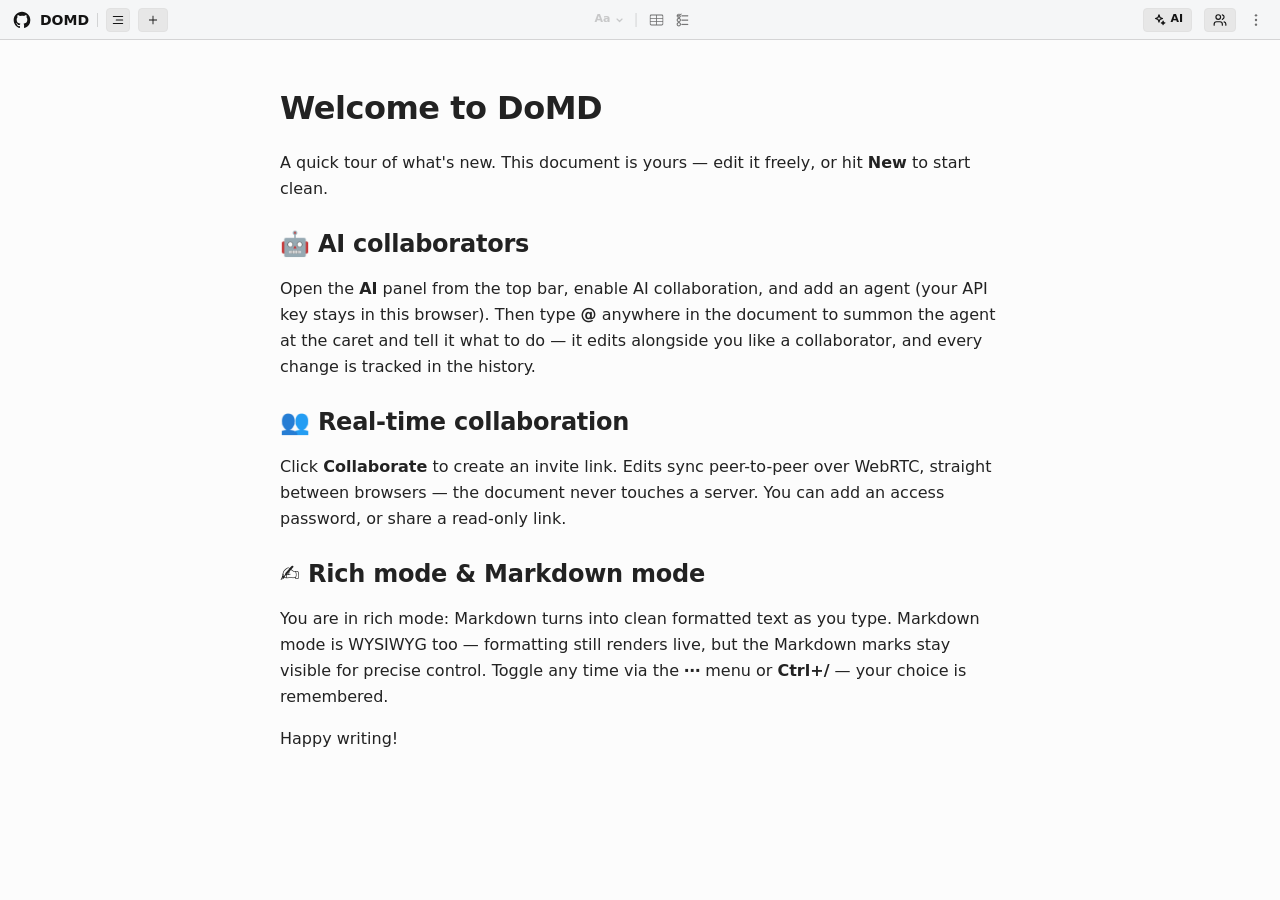
<file: editor/index.html>
<!DOCTYPE html><html lang="en" class="h-full"><head><meta charSet="utf-8"/><meta name="viewport" content="width=device-width, initial-scale=1, viewport-fit=cover"/><link rel="stylesheet" href="/_next/static/chunks/05-o0ny6l_1n4.css" data-precedence="next"/><link rel="stylesheet" href="/_next/static/chunks/03kew5nvb10f8.css" data-precedence="next"/><link rel="stylesheet" href="/_next/static/chunks/0impwln29qu1v.css" data-precedence="next"/><link rel="preload" as="script" fetchPriority="low" href="/_next/static/chunks/0ze4gu236oq96.js"/><script src="/_next/static/chunks/02.us7m76zsub.js" async=""></script><script src="/_next/static/chunks/0mstyq17cbf8-.js" async=""></script><script src="/_next/static/chunks/09l_xom~oi5jm.js" async=""></script><script src="/_next/static/chunks/0ul5g4mscv3cn.js" async=""></script><script src="/_next/static/chunks/turbopack-0c.m7s3x0~3ae.js" async=""></script><script src="/_next/static/chunks/0ht8k-ryi6zs4.js" async=""></script><script src="/_next/static/chunks/145kb~xvxzamz.js" async=""></script><script src="/_next/static/chunks/01xlw8hd842-c.js" async=""></script><script src="/_next/static/chunks/0d3shmwh5_nmn.js" async=""></script><script src="/_next/static/chunks/0tdypj9r_m3wb.js" async=""></script><script src="/_next/static/chunks/09qoiyvqsix49.js" async=""></script><script src="/_next/static/chunks/0pgb4nc8u9-3b.js" async=""></script><script src="/_next/static/chunks/07tm~3kwd6_~g.js" async=""></script><script src="/_next/static/chunks/0vxujwb1ffx_8.js" async=""></script><script src="/_next/static/chunks/0jyby8bjk~dwf.js" async=""></script><script src="/_next/static/chunks/04hcwl~~fyd2-.js" async=""></script><script src="/_next/static/chunks/0we2jzv7udw6p.js" async=""></script><script src="/_next/static/chunks/0c646e1wnzk_b.js" async=""></script><title>DOMD — WYSIWYG Markdown editor</title><meta name="description" content="A WYSIWYG Markdown editor powered by a 30+ KB, from-scratch, Markdown-native engine. Built for fast human editing, huge files, and real-time AI streaming."/><meta name="application-name" content="DOMD"/><meta name="author" content="DOMD"/><meta name="keywords" content="Markdown editor,WYSIWYG Markdown,Markdown WYSIWYG editor,Markdown editor for Mac,macOS Markdown app,local-first Markdown,AI streaming Markdown,Markdown rendering engine,Typora alternative,MarkEdit alternative"/><meta name="creator" content="DOMD"/><meta name="publisher" content="DOMD"/><meta name="robots" content="index, follow"/><meta name="googlebot" content="index, follow, max-video-preview:-1, max-image-preview:large, max-snippet:-1"/><meta property="og:title" content="DOMD — WYSIWYG Markdown editor"/><meta property="og:description" content="A WYSIWYG Markdown editor powered by a 30+ KB, from-scratch, Markdown-native engine. Built for fast human editing, huge files, and real-time AI streaming."/><meta property="og:url" content="https://www.domd.app"/><meta property="og:site_name" content="DOMD"/><meta property="og:locale" content="en_US"/><meta property="og:image" content="https://www.domd.app/opengraph-image?91049747d0665dd5"/><meta property="og:image:type" content="image/png"/><meta property="og:image:width" content="1200"/><meta property="og:image:height" content="630"/><meta property="og:image:alt" content="DOMD — A WYSIWYG Markdown editor powered by a 30+ KB engine"/><meta property="og:type" content="website"/><meta name="twitter:card" content="summary_large_image"/><meta name="twitter:title" content="DOMD — WYSIWYG Markdown editor"/><meta name="twitter:description" content="A WYSIWYG Markdown editor powered by a 30+ KB, from-scratch, Markdown-native engine. Built for fast human editing, huge files, and real-time AI streaming."/><meta name="twitter:image" content="https://www.domd.app/opengraph-image?91049747d0665dd5"/><meta name="twitter:image:alt" content="DOMD — A WYSIWYG Markdown editor powered by a 30+ KB engine"/><meta name="twitter:image:type" content="image/png"/><meta name="twitter:image:width" content="1200"/><meta name="twitter:image:height" content="630"/><link rel="icon" href="/favicon.ico?favicon.0x3dzn~oxb6tn.ico" sizes="256x256" type="image/x-icon"/><script>
(function () {
  var read = function () {
    try { return localStorage.getItem("theme"); } catch (_) { return null; }
  };
  var osDark = function () {
    return matchMedia("(prefers-color-scheme: dark)").matches;
  };
  document.documentElement.dataset.theme = read() || (osDark() ? "dark" : "light");
  matchMedia("(prefers-color-scheme: dark)").addEventListener("change", function (e) {
    if (read()) return;
    document.documentElement.dataset.theme = e.matches ? "dark" : "light";
  });
})();
</script><script src="/_next/static/chunks/03~yq9q893hmn.js" noModule=""></script></head><body class="h-full bg-base-100 text-base-content"><div hidden=""><!--$--><!--/$--></div><!--$!--><template data-dgst="BAILOUT_TO_CLIENT_SIDE_RENDERING"></template><div class="fixed inset-0 bg-base-100"></div><!--/$--><!--$--><!--/$--><!--$!--><template data-dgst="BAILOUT_TO_CLIENT_SIDE_RENDERING"></template><!--/$--><script src="/_next/static/chunks/0ze4gu236oq96.js" id="_R_" async=""></script><script>(self.__next_f=self.__next_f||[]).push([0])</script><script>self.__next_f.push([1,"1:\"$Sreact.fragment\"\n2:I[74684,[\"/_next/static/chunks/0ht8k-ryi6zs4.js\",\"/_next/static/chunks/145kb~xvxzamz.js\"],\"I18nProvider\"]\n3:I[39756,[\"/_next/static/chunks/01xlw8hd842-c.js\",\"/_next/static/chunks/0d3shmwh5_nmn.js\"],\"default\"]\n4:I[37457,[\"/_next/static/chunks/01xlw8hd842-c.js\",\"/_next/static/chunks/0d3shmwh5_nmn.js\"],\"default\"]\n5:I[2355,[\"/_next/static/chunks/0ht8k-ryi6zs4.js\",\"/_next/static/chunks/145kb~xvxzamz.js\"],\"Analytics\"]\n6:I[47257,[\"/_next/static/chunks/01xlw8hd842-c.js\",\"/_next/static/chunks/0d3shmwh5_nmn.js\"],\"ClientPageRoot\"]\n7:I[40104,[\"/_next/static/chunks/0ht8k-ryi6zs4.js\",\"/_next/static/chunks/145kb~xvxzamz.js\",\"/_next/static/chunks/0tdypj9r_m3wb.js\",\"/_next/static/chunks/09qoiyvqsix49.js\",\"/_next/static/chunks/0pgb4nc8u9-3b.js\",\"/_next/static/chunks/07tm~3kwd6_~g.js\",\"/_next/static/chunks/0vxujwb1ffx_8.js\",\"/_next/static/chunks/0jyby8bjk~dwf.js\",\"/_next/static/chunks/04hcwl~~fyd2-.js\",\"/_next/static/chunks/0we2jzv7udw6p.js\",\"/_next/static/chunks/0c646e1wnzk_b.js\"],\"default\"]\na:I[97367,[\"/_next/static/chunks/01xlw8hd842-c.js\",\"/_next/static/chunks/0d3shmwh5_nmn.js\"],\"OutletBoundary\"]\nb:\"$Sreact.suspense\"\ne:I[97367,[\"/_next/static/chunks/01xlw8hd842-c.js\",\"/_next/static/chunks/0d3shmwh5_nmn.js\"],\"ViewportBoundary\"]\n10:I[97367,[\"/_next/static/chunks/01xlw8hd842-c.js\",\"/_next/static/chunks/0d3shmwh5_nmn.js\"],\"MetadataBoundary\"]\n12:I[68027,[\"/_next/static/chunks/0ht8k-ryi6zs4.js\",\"/_next/static/chunks/145kb~xvxzamz.js\"],\"default\",1]\n:HL[\"/_next/static/chunks/05-o0ny6l_1n4.css\",\"style\"]\n:HL[\"/_next/static/chunks/03kew5nvb10f8.css\",\"style\"]\n:HL[\"/_next/static/chunks/0impwln29qu1v.css\",\"style\"]\n"])</script><script>self.__next_f.push([1,"0:{\"P\":null,\"c\":[\"\",\"editor\"],\"q\":\"\",\"i\":false,\"f\":[[[\"\",{\"children\":[\"editor\",{\"children\":[\"__PAGE__\",{}]}]},\"$undefined\",\"$undefined\",16],[[\"$\",\"$1\",\"c\",{\"children\":[[[\"$\",\"link\",\"0\",{\"rel\":\"stylesheet\",\"href\":\"/_next/static/chunks/05-o0ny6l_1n4.css\",\"precedence\":\"next\",\"crossOrigin\":\"$undefined\",\"nonce\":\"$undefined\"}],[\"$\",\"link\",\"1\",{\"rel\":\"stylesheet\",\"href\":\"/_next/static/chunks/03kew5nvb10f8.css\",\"precedence\":\"next\",\"crossOrigin\":\"$undefined\",\"nonce\":\"$undefined\"}],[\"$\",\"script\",\"script-0\",{\"src\":\"/_next/static/chunks/0ht8k-ryi6zs4.js\",\"async\":true,\"nonce\":\"$undefined\"}],[\"$\",\"script\",\"script-1\",{\"src\":\"/_next/static/chunks/145kb~xvxzamz.js\",\"async\":true,\"nonce\":\"$undefined\"}]],[\"$\",\"html\",null,{\"lang\":\"en\",\"className\":\"h-full\",\"suppressHydrationWarning\":true,\"children\":[[\"$\",\"head\",null,{\"children\":[\"$\",\"script\",null,{\"dangerouslySetInnerHTML\":{\"__html\":\"\\n(function () {\\n  var read = function () {\\n    try { return localStorage.getItem(\\\"theme\\\"); } catch (_) { return null; }\\n  };\\n  var osDark = function () {\\n    return matchMedia(\\\"(prefers-color-scheme: dark)\\\").matches;\\n  };\\n  document.documentElement.dataset.theme = read() || (osDark() ? \\\"dark\\\" : \\\"light\\\");\\n  matchMedia(\\\"(prefers-color-scheme: dark)\\\").addEventListener(\\\"change\\\", function (e) {\\n    if (read()) return;\\n    document.documentElement.dataset.theme = e.matches ? \\\"dark\\\" : \\\"light\\\";\\n  });\\n})();\\n\"}}]}],[\"$\",\"body\",null,{\"className\":\"h-full bg-base-100 text-base-content\",\"children\":[[\"$\",\"$L2\",null,{\"children\":[\"$\",\"$L3\",null,{\"parallelRouterKey\":\"children\",\"error\":\"$undefined\",\"errorStyles\":\"$undefined\",\"errorScripts\":\"$undefined\",\"template\":[\"$\",\"$L4\",null,{}],\"templateStyles\":\"$undefined\",\"templateScripts\":\"$undefined\",\"notFound\":[[[\"$\",\"title\",null,{\"children\":\"404: This page could not be found.\"}],[\"$\",\"div\",null,{\"style\":{\"fontFamily\":\"system-ui,\\\"Segoe UI\\\",Roboto,Helvetica,Arial,sans-serif,\\\"Apple Color Emoji\\\",\\\"Segoe UI Emoji\\\"\",\"height\":\"100vh\",\"textAlign\":\"center\",\"display\":\"flex\",\"flexDirection\":\"column\",\"alignItems\":\"center\",\"justifyContent\":\"center\"},\"children\":[\"$\",\"div\",null,{\"children\":[[\"$\",\"style\",null,{\"dangerouslySetInnerHTML\":{\"__html\":\"body{color:#000;background:#fff;margin:0}.next-error-h1{border-right:1px solid rgba(0,0,0,.3)}@media (prefers-color-scheme:dark){body{color:#fff;background:#000}.next-error-h1{border-right:1px solid rgba(255,255,255,.3)}}\"}}],[\"$\",\"h1\",null,{\"className\":\"next-error-h1\",\"style\":{\"display\":\"inline-block\",\"margin\":\"0 20px 0 0\",\"padding\":\"0 23px 0 0\",\"fontSize\":24,\"fontWeight\":500,\"verticalAlign\":\"top\",\"lineHeight\":\"49px\"},\"children\":404}],[\"$\",\"div\",null,{\"style\":{\"display\":\"inline-block\"},\"children\":[\"$\",\"h2\",null,{\"style\":{\"fontSize\":14,\"fontWeight\":400,\"lineHeight\":\"49px\",\"margin\":0},\"children\":\"This page could not be found.\"}]}]]}]}]],[]],\"forbidden\":\"$undefined\",\"unauthorized\":\"$undefined\"}]}],[\"$\",\"$L5\",null,{}]]}]]}]]}],{\"children\":[[\"$\",\"$1\",\"c\",{\"children\":[null,[\"$\",\"$L3\",null,{\"parallelRouterKey\":\"children\",\"error\":\"$undefined\",\"errorStyles\":\"$undefined\",\"errorScripts\":\"$undefined\",\"template\":[\"$\",\"$L4\",null,{}],\"templateStyles\":\"$undefined\",\"templateScripts\":\"$undefined\",\"notFound\":\"$undefined\",\"forbidden\":\"$undefined\",\"unauthorized\":\"$undefined\"}]]}],{\"children\":[[\"$\",\"$1\",\"c\",{\"children\":[[\"$\",\"$L6\",null,{\"Component\":\"$7\",\"serverProvidedParams\":{\"searchParams\":{},\"params\":{},\"promises\":[\"$@8\",\"$@9\"]}}],[[\"$\",\"link\",\"0\",{\"rel\":\"stylesheet\",\"href\":\"/_next/static/chunks/0impwln29qu1v.css\",\"precedence\":\"next\",\"crossOrigin\":\"$undefined\",\"nonce\":\"$undefined\"}],[\"$\",\"script\",\"script-0\",{\"src\":\"/_next/static/chunks/0tdypj9r_m3wb.js\",\"async\":true,\"nonce\":\"$undefined\"}],[\"$\",\"script\",\"script-1\",{\"src\":\"/_next/static/chunks/09qoiyvqsix49.js\",\"async\":true,\"nonce\":\"$undefined\"}],[\"$\",\"script\",\"script-2\",{\"src\":\"/_next/static/chunks/0pgb4nc8u9-3b.js\",\"async\":true,\"nonce\":\"$undefined\"}],[\"$\",\"script\",\"script-3\",{\"src\":\"/_next/static/chunks/07tm~3kwd6_~g.js\",\"async\":true,\"nonce\":\"$undefined\"}],[\"$\",\"script\",\"script-4\",{\"src\":\"/_next/static/chunks/0vxujwb1ffx_8.js\",\"async\":true,\"nonce\":\"$undefined\"}],[\"$\",\"script\",\"script-5\",{\"src\":\"/_next/static/chunks/0jyby8bjk~dwf.js\",\"async\":true,\"nonce\":\"$undefined\"}],[\"$\",\"script\",\"script-6\",{\"src\":\"/_next/static/chunks/04hcwl~~fyd2-.js\",\"async\":true,\"nonce\":\"$undefined\"}],[\"$\",\"script\",\"script-7\",{\"src\":\"/_next/static/chunks/0we2jzv7udw6p.js\",\"async\":true,\"nonce\":\"$undefined\"}],[\"$\",\"script\",\"script-8\",{\"src\":\"/_next/static/chunks/0c646e1wnzk_b.js\",\"async\":true,\"nonce\":\"$undefined\"}]],[\"$\",\"$La\",null,{\"children\":[\"$\",\"$b\",null,{\"name\":\"Next.MetadataOutlet\",\"children\":\"$@c\"}]}]]}],{},null,false,null]},null,false,\"$@d\"]},null,false,null],[\"$\",\"$1\",\"h\",{\"children\":[null,[\"$\",\"$Le\",null,{\"children\":\"$Lf\"}],[\"$\",\"div\",null,{\"hidden\":true,\"children\":[\"$\",\"$L10\",null,{\"children\":[\"$\",\"$b\",null,{\"name\":\"Next.Metadata\",\"children\":\"$L11\"}]}]}],null]}],false]],\"m\":\"$undefined\",\"G\":[\"$12\",[[\"$\",\"link\",\"0\",{\"rel\":\"stylesheet\",\"href\":\"/_next/static/chunks/05-o0ny6l_1n4.css\",\"precedence\":\"next\",\"crossOrigin\":\"$undefined\",\"nonce\":\"$undefined\"}],\"$L13\"]],\"S\":true,\"h\":null,\"s\":\"$undefined\",\"l\":\"$undefined\",\"p\":\"$undefined\",\"d\":\"$undefined\",\"b\":\"KDQlLAE9gU-Z7z_na8OR7\"}\n"])</script><script>self.__next_f.push([1,"14:[]\nd:\"$W14\"\n13:[\"$\",\"link\",\"1\",{\"rel\":\"stylesheet\",\"href\":\"/_next/static/chunks/03kew5nvb10f8.css\",\"precedence\":\"next\",\"crossOrigin\":\"$undefined\",\"nonce\":\"$undefined\"}]\n8:{}\n9:\"$0:f:0:1:1:children:1:children:0:props:children:0:props:serverProvidedParams:params\"\n"])</script><script>self.__next_f.push([1,"f:[[\"$\",\"meta\",\"0\",{\"charSet\":\"utf-8\"}],[\"$\",\"meta\",\"1\",{\"name\":\"viewport\",\"content\":\"width=device-width, initial-scale=1, viewport-fit=cover\"}]]\n"])</script><script>self.__next_f.push([1,"15:I[27201,[\"/_next/static/chunks/01xlw8hd842-c.js\",\"/_next/static/chunks/0d3shmwh5_nmn.js\"],\"IconMark\"]\nc:null\n"])</script><script>self.__next_f.push([1,"11:[[\"$\",\"title\",\"0\",{\"children\":\"DOMD — WYSIWYG Markdown editor\"}],[\"$\",\"meta\",\"1\",{\"name\":\"description\",\"content\":\"A WYSIWYG Markdown editor powered by a 30+ KB, from-scratch, Markdown-native engine. Built for fast human editing, huge files, and real-time AI streaming.\"}],[\"$\",\"meta\",\"2\",{\"name\":\"application-name\",\"content\":\"DOMD\"}],[\"$\",\"meta\",\"3\",{\"name\":\"author\",\"content\":\"DOMD\"}],[\"$\",\"meta\",\"4\",{\"name\":\"keywords\",\"content\":\"Markdown editor,WYSIWYG Markdown,Markdown WYSIWYG editor,Markdown editor for Mac,macOS Markdown app,local-first Markdown,AI streaming Markdown,Markdown rendering engine,Typora alternative,MarkEdit alternative\"}],[\"$\",\"meta\",\"5\",{\"name\":\"creator\",\"content\":\"DOMD\"}],[\"$\",\"meta\",\"6\",{\"name\":\"publisher\",\"content\":\"DOMD\"}],[\"$\",\"meta\",\"7\",{\"name\":\"robots\",\"content\":\"index, follow\"}],[\"$\",\"meta\",\"8\",{\"name\":\"googlebot\",\"content\":\"index, follow, max-video-preview:-1, max-image-preview:large, max-snippet:-1\"}],[\"$\",\"meta\",\"9\",{\"property\":\"og:title\",\"content\":\"DOMD — WYSIWYG Markdown editor\"}],[\"$\",\"meta\",\"10\",{\"property\":\"og:description\",\"content\":\"A WYSIWYG Markdown editor powered by a 30+ KB, from-scratch, Markdown-native engine. Built for fast human editing, huge files, and real-time AI streaming.\"}],[\"$\",\"meta\",\"11\",{\"property\":\"og:url\",\"content\":\"https://www.domd.app\"}],[\"$\",\"meta\",\"12\",{\"property\":\"og:site_name\",\"content\":\"DOMD\"}],[\"$\",\"meta\",\"13\",{\"property\":\"og:locale\",\"content\":\"en_US\"}],[\"$\",\"meta\",\"14\",{\"property\":\"og:image\",\"content\":\"https://www.domd.app/opengraph-image?91049747d0665dd5\"}],[\"$\",\"meta\",\"15\",{\"property\":\"og:image:type\",\"content\":\"image/png\"}],[\"$\",\"meta\",\"16\",{\"property\":\"og:image:width\",\"content\":\"1200\"}],[\"$\",\"meta\",\"17\",{\"property\":\"og:image:height\",\"content\":\"630\"}],[\"$\",\"meta\",\"18\",{\"property\":\"og:image:alt\",\"content\":\"DOMD — A WYSIWYG Markdown editor powered by a 30+ KB engine\"}],[\"$\",\"meta\",\"19\",{\"property\":\"og:type\",\"content\":\"website\"}],[\"$\",\"meta\",\"20\",{\"name\":\"twitter:card\",\"content\":\"summary_large_image\"}],[\"$\",\"meta\",\"21\",{\"name\":\"twitter:title\",\"content\":\"DOMD — WYSIWYG Markdown editor\"}],[\"$\",\"meta\",\"22\",{\"name\":\"twitter:description\",\"content\":\"A WYSIWYG Markdown editor powered by a 30+ KB, from-scratch, Markdown-native engine. Built for fast human editing, huge files, and real-time AI streaming.\"}],[\"$\",\"meta\",\"23\",{\"name\":\"twitter:image\",\"content\":\"https://www.domd.app/opengraph-image?91049747d0665dd5\"}],[\"$\",\"meta\",\"24\",{\"name\":\"twitter:image:alt\",\"content\":\"DOMD — A WYSIWYG Markdown editor powered by a 30+ KB engine\"}],[\"$\",\"meta\",\"25\",{\"name\":\"twitter:image:type\",\"content\":\"image/png\"}],[\"$\",\"meta\",\"26\",{\"name\":\"twitter:image:width\",\"content\":\"1200\"}],[\"$\",\"meta\",\"27\",{\"name\":\"twitter:image:height\",\"content\":\"630\"}],[\"$\",\"link\",\"28\",{\"rel\":\"icon\",\"href\":\"/favicon.ico?favicon.0x3dzn~oxb6tn.ico\",\"sizes\":\"256x256\",\"type\":\"image/x-icon\"}],[\"$\",\"$L15\",\"29\",{}]]\n"])</script></body></html>
</file>
<file: _next/static/chunks/05-o0ny6l_1n4.css>
@layer properties{@supports (((-webkit-hyphens:none)) and (not (margin-trim:inline))) or ((-moz-orient:inline) and (not (color:rgb(from red r g b)))){*,:before,:after,::backdrop{--tw-translate-x:0;--tw-translate-y:0;--tw-translate-z:0;--tw-rotate-x:initial;--tw-rotate-y:initial;--tw-rotate-z:initial;--tw-skew-x:initial;--tw-skew-y:initial;--tw-space-y-reverse:0;--tw-space-x-reverse:0;--tw-border-style:solid;--tw-leading:initial;--tw-font-weight:initial;--tw-tracking:initial;--tw-ordinal:initial;--tw-slashed-zero:initial;--tw-numeric-figure:initial;--tw-numeric-spacing:initial;--tw-numeric-fraction:initial;--tw-shadow:0 0 #0000;--tw-shadow-color:initial;--tw-shadow-alpha:100%;--tw-inset-shadow:0 0 #0000;--tw-inset-shadow-color:initial;--tw-inset-shadow-alpha:100%;--tw-ring-color:initial;--tw-ring-shadow:0 0 #0000;--tw-inset-ring-color:initial;--tw-inset-ring-shadow:0 0 #0000;--tw-ring-inset:initial;--tw-ring-offset-width:0px;--tw-ring-offset-color:#fff;--tw-ring-offset-shadow:0 0 #0000;--tw-outline-style:solid;--tw-blur:initial;--tw-brightness:initial;--tw-contrast:initial;--tw-grayscale:initial;--tw-hue-rotate:initial;--tw-invert:initial;--tw-opacity:initial;--tw-saturate:initial;--tw-sepia:initial;--tw-drop-shadow:initial;--tw-drop-shadow-color:initial;--tw-drop-shadow-alpha:100%;--tw-drop-shadow-size:initial;--tw-backdrop-blur:initial;--tw-backdrop-brightness:initial;--tw-backdrop-contrast:initial;--tw-backdrop-grayscale:initial;--tw-backdrop-hue-rotate:initial;--tw-backdrop-invert:initial;--tw-backdrop-opacity:initial;--tw-backdrop-saturate:initial;--tw-backdrop-sepia:initial;--tw-duration:initial;--tw-ease:initial}}}@layer theme{:root,:host{--font-sans:ui-sans-serif, system-ui, sans-serif, "Apple Color Emoji", "Segoe UI Emoji", "Segoe UI Symbol", "Noto Color Emoji";--font-serif:ui-serif, Georgia, Cambria, "Times New Roman", Times, serif;--font-mono:ui-monospace, SFMono-Regular, Menlo, Monaco, Consolas, "Liberation Mono", "Courier New", monospace;--color-black:#000;--spacing:.25rem;--container-xs:20rem;--container-md:28rem;--container-2xl:42rem;--container-3xl:48rem;--text-xs:.75rem;--text-xs--line-height:calc(1 / .75);--text-sm:.875rem;--text-sm--line-height:calc(1.25 / .875);--text-base:1rem;--text-base--line-height:calc(1.5 / 1);--text-lg:1.125rem;--text-lg--line-height:calc(1.75 / 1.125);--text-xl:1.25rem;--text-xl--line-height:calc(1.75 / 1.25);--font-weight-medium:500;--font-weight-semibold:600;--font-weight-bold:700;--tracking-wide:.025em;--leading-tight:1.25;--leading-snug:1.375;--leading-relaxed:1.625;--radius-sm:.25rem;--radius-md:.375rem;--radius-lg:.5rem;--radius-xl:.75rem;--radius-2xl:1rem;--ease-out:cubic-bezier(0, 0, .2, 1);--animate-pulse:pulse 2s cubic-bezier(.4, 0, .6, 1) infinite;--default-transition-duration:.15s;--default-transition-timing-function:cubic-bezier(.4, 0, .2, 1);--default-font-family:var(--font-sans);--default-mono-font-family:var(--font-mono)}}@layer base{*,:after,:before,::backdrop{box-sizing:border-box;border:0 solid;margin:0;padding:0}::file-selector-button{box-sizing:border-box;border:0 solid;margin:0;padding:0}html,:host{-webkit-text-size-adjust:100%;tab-size:4;line-height:1.5;font-family:var(--default-font-family,ui-sans-serif, system-ui, sans-serif, "Apple Color Emoji", "Segoe UI Emoji", "Segoe UI Symbol", "Noto Color Emoji");font-feature-settings:var(--default-font-feature-settings,normal);font-variation-settings:var(--default-font-variation-settings,normal);-webkit-tap-highlight-color:transparent}hr{height:0;color:inherit;border-top-width:1px}abbr:where([title]){-webkit-text-decoration:underline dotted;text-decoration:underline dotted}h1,h2,h3,h4,h5,h6{font-size:inherit;font-weight:inherit}a{color:inherit;-webkit-text-decoration:inherit;-webkit-text-decoration:inherit;-webkit-text-decoration:inherit;-webkit-text-decoration:inherit;text-decoration:inherit}b,strong{font-weight:bolder}code,kbd,samp,pre{font-family:var(--default-mono-font-family,ui-monospace, SFMono-Regular, Menlo, Monaco, Consolas, "Liberation Mono", "Courier New", monospace);font-feature-settings:var(--default-mono-font-feature-settings,normal);font-variation-settings:var(--default-mono-font-variation-settings,normal);font-size:1em}small{font-size:80%}sub,sup{vertical-align:baseline;font-size:75%;line-height:0;position:relative}sub{bottom:-.25em}sup{top:-.5em}table{text-indent:0;border-color:inherit;border-collapse:collapse}:-moz-focusring{outline:auto}progress{vertical-align:baseline}summary{display:list-item}ol,ul,menu{list-style:none}img,svg,video,canvas,audio,iframe,embed,object{vertical-align:middle;display:block}img,video{max-width:100%;height:auto}button,input,select,optgroup,textarea{font:inherit;font-feature-settings:inherit;font-variation-settings:inherit;letter-spacing:inherit;color:inherit;opacity:1;background-color:#0000;border-radius:0}::file-selector-button{font:inherit;font-feature-settings:inherit;font-variation-settings:inherit;letter-spacing:inherit;color:inherit;opacity:1;background-color:#0000;border-radius:0}:where(select:is([multiple],[size])) optgroup{font-weight:bolder}:where(select:is([multiple],[size])) optgroup option{padding-inline-start:20px}::file-selector-button{margin-inline-end:4px}::placeholder{opacity:1}@supports (not ((-webkit-appearance:-apple-pay-button))) or (contain-intrinsic-size:1px){::placeholder{color:currentColor}@supports (color:color-mix(in lab, red, red)){::placeholder{color:color-mix(in oklab, currentcolor 50%, transparent)}}}textarea{resize:vertical}::-webkit-search-decoration{-webkit-appearance:none}::-webkit-date-and-time-value{min-height:1lh;text-align:inherit}::-webkit-datetime-edit{display:inline-flex}::-webkit-datetime-edit-fields-wrapper{padding:0}::-webkit-datetime-edit{padding-block:0}::-webkit-datetime-edit-year-field{padding-block:0}::-webkit-datetime-edit-month-field{padding-block:0}::-webkit-datetime-edit-day-field{padding-block:0}::-webkit-datetime-edit-hour-field{padding-block:0}::-webkit-datetime-edit-minute-field{padding-block:0}::-webkit-datetime-edit-second-field{padding-block:0}::-webkit-datetime-edit-millisecond-field{padding-block:0}::-webkit-datetime-edit-meridiem-field{padding-block:0}::-webkit-calendar-picker-indicator{line-height:1}:-moz-ui-invalid{box-shadow:none}button,input:where([type=button],[type=reset],[type=submit]){appearance:button}::file-selector-button{appearance:button}::-webkit-inner-spin-button{height:auto}::-webkit-outer-spin-button{height:auto}[hidden]:where(:not([hidden=until-found])){display:none!important}:root{--fx-noise:url("data:image/svg+xml,%3Csvg xmlns='http://www.w3.org/2000/svg' viewBox='0 0 200 200'%3E%3Cfilter id='a'%3E%3CfeTurbulence type='fractalNoise' baseFrequency='1.34' numOctaves='4' stitchTiles='stitch'%3E%3C/feTurbulence%3E%3C/filter%3E%3Crect width='200' height='200' filter='url(%23a)' opacity='0.2'%3E%3C/rect%3E%3C/svg%3E");scrollbar-color:currentColor #0000}@supports (color:color-mix(in lab, red, red)){:root{scrollbar-color:color-mix(in oklch, currentColor 35%, #0000) #0000}}@property --radialprogress{syntax:"<percentage>";inherits:true;initial-value:0%}:root:not(span){overflow:var(--page-overflow)}:root{background:var(--page-scroll-bg,var(--root-bg));--page-scroll-bg-on:linear-gradient(var(--root-bg,#0000), var(--root-bg,#0000)) var(--root-bg,#0000)}@supports (color:color-mix(in lab, red, red)){:root{--page-scroll-bg-on:linear-gradient(var(--root-bg,#0000), var(--root-bg,#0000)) color-mix(in srgb, var(--root-bg,#0000), lab(0% 0 0) calc(var(--page-has-backdrop,0) * 40%))}}:root{--page-scroll-transition-on:background-color .3s ease-out;transition:var(--page-scroll-transition);scrollbar-gutter:var(--page-scroll-gutter,unset);scrollbar-gutter:if(style(--page-has-scroll: 1): var(--page-scroll-gutter,unset) ; else: unset)}@keyframes set-page-has-scroll{0%,to{--page-has-scroll:1}}:root,[data-theme]{background:var(--page-scroll-bg,var(--root-bg));color:var(--color-base-content)}:where(:root,[data-theme]){--root-bg:var(--color-base-100)}:where(:root),[data-theme=light]{color-scheme:normal;--color-base-100:#fcfcfc;--color-base-200:#f5f6f7;--color-base-300:#ebebeb;--color-base-content:#141414;--color-primary:#1f2937;--color-primary-content:#e0e7ff;--color-secondary:#f43098;--color-secondary-content:#f9e4f0;--color-accent:#1f2937;--color-accent-content:#fff;--color-neutral:#e5e7eb;--color-neutral-content:#414751;--color-info:#2563eb;--color-info-content:#3c7cab;--color-success:#10b981;--color-success-content:#002c21;--color-warning:#f59e0b;--color-warning-content:#431700;--color-error:#ef4444;--color-error-content:#000;--radius-selector:.5rem;--radius-field:.25rem;--radius-box:.5rem;--size-selector:.25rem;--size-field:.25rem;--border:1px;--depth:0;--noise:0;--ai:#7b6ba3;--ai-content:#fff}@supports (color:lab(0% 0 0)){:where(:root),[data-theme=light]{--color-primary-content:lab(91.6577% 1.04591 -12.7199);--color-secondary:lab(56.234% 76.7852 -8.06803);--color-secondary-content:lab(92.6584% 9.01151 -3.1507);--color-success-content:lab(14.8262% -17.9582 2.38395);--color-warning-content:lab(14.762% 20.9832 22.5643);--color-error-content:lab(0% 0 0)}}:root:has(input.theme-controller[value=light]:checked){color-scheme:normal;--color-base-100:#fcfcfc;--color-base-200:#f5f6f7;--color-base-300:#ebebeb;--color-base-content:#141414;--color-primary:#1f2937;--color-primary-content:#e0e7ff;--color-secondary:#f43098;--color-secondary-content:#f9e4f0;--color-accent:#1f2937;--color-accent-content:#fff;--color-neutral:#e5e7eb;--color-neutral-content:#414751;--color-info:#2563eb;--color-info-content:#3c7cab;--color-success:#10b981;--color-success-content:#002c21;--color-warning:#f59e0b;--color-warning-content:#431700;--color-error:#ef4444;--color-error-content:#000;--radius-selector:.5rem;--radius-field:.25rem;--radius-box:.5rem;--size-selector:.25rem;--size-field:.25rem;--border:1px;--depth:0;--noise:0;--ai:#7b6ba3;--ai-content:#fff}@supports (color:lab(0% 0 0)){:root:has(input.theme-controller[value=light]:checked){--color-primary-content:lab(91.6577% 1.04591 -12.7199);--color-secondary:lab(56.234% 76.7852 -8.06803);--color-secondary-content:lab(92.6584% 9.01151 -3.1507);--color-success-content:lab(14.8262% -17.9582 2.38395);--color-warning-content:lab(14.762% 20.9832 22.5643);--color-error-content:lab(0% 0 0)}}@media (prefers-color-scheme:dark){:root:not([data-theme]){color-scheme:normal;--color-base-100:#1e1e1e;--color-base-200:#181818;--color-base-300:#202020;--color-base-content:#bcbec4;--color-primary:#124b99;--color-primary-content:#edf1fe;--color-secondary:#f43098;--color-secondary-content:#f9e4f0;--color-accent:#1f2937;--color-accent-content:#fff;--color-neutral:#2e3034;--color-neutral-content:#aaa;--color-info:#2563eb;--color-info-content:#3c7cab;--color-success:#10b981;--color-success-content:#002c21;--color-warning:#f59e0b;--color-warning-content:#431700;--color-error:#ef4444;--color-error-content:#000;--radius-selector:.5rem;--radius-field:.25rem;--radius-box:.5rem;--size-selector:.25rem;--size-field:.25rem;--border:1px;--depth:0;--noise:0;--ai:#8b7cd8;--ai-content:#16141c}@supports (color:lab(0% 0 0)){:root:not([data-theme]){--color-primary-content:lab(95.2498% .41151 -6.78517);--color-secondary:lab(56.234% 76.7852 -8.06803);--color-secondary-content:lab(92.6584% 9.01151 -3.1507);--color-success-content:lab(14.8262% -17.9582 2.38395);--color-warning-content:lab(14.762% 20.9832 22.5643);--color-error-content:lab(0% 0 0)}}}:is(:root:has(input.theme-controller[value=dark]:checked),[data-theme=dark]){color-scheme:normal;--color-base-100:#1e1e1e;--color-base-200:#181818;--color-base-300:#202020;--color-base-content:#bcbec4;--color-primary:#124b99;--color-primary-content:#edf1fe;--color-secondary:#f43098;--color-secondary-content:#f9e4f0;--color-accent:#1f2937;--color-accent-content:#fff;--color-neutral:#2e3034;--color-neutral-content:#aaa;--color-info:#2563eb;--color-info-content:#3c7cab;--color-success:#10b981;--color-success-content:#002c21;--color-warning:#f59e0b;--color-warning-content:#431700;--color-error:#ef4444;--color-error-content:#000;--radius-selector:.5rem;--radius-field:.25rem;--radius-box:.5rem;--size-selector:.25rem;--size-field:.25rem;--border:1px;--depth:0;--noise:0;--ai:#8b7cd8;--ai-content:#16141c}@supports (color:lab(0% 0 0)){:is(:root:has(input.theme-controller[value=dark]:checked),[data-theme=dark]){--color-primary-content:lab(95.2498% .41151 -6.78517);--color-secondary:lab(56.234% 76.7852 -8.06803);--color-secondary-content:lab(92.6584% 9.01151 -3.1507);--color-success-content:lab(14.8262% -17.9582 2.38395);--color-warning-content:lab(14.762% 20.9832 22.5643);--color-error-content:lab(0% 0 0)}}}@layer components;@layer utilities{@layer daisyui.l1.l2.l3{.diff{webkit-user-select:none;-webkit-user-select:none;user-select:none;direction:ltr;grid-template-rows:1fr 1.8rem 1fr;grid-template-columns:auto 1fr;width:100%;display:grid;position:relative;overflow:hidden;container-type:inline-size}.diff:focus-visible,.diff:focus-visible{outline-style:var(--tw-outline-style);outline-offset:1px;outline-width:2px;outline-color:var(--color-base-content)}.diff:has(.diff-item-1:focus-visible){outline-style:var(--tw-outline-style);outline-offset:1px;outline-width:2px;outline-color:var(--color-base-content)}.diff:focus-visible .diff-resizer{min-width:95cqi;max-width:95cqi}.diff:has(.diff-item-1:focus-visible){outline-style:var(--tw-outline-style);outline-offset:1px;outline-width:2px}.diff:has(.diff-item-1:focus-visible) .diff-resizer{min-width:5cqi;max-width:5cqi}@supports (-webkit-overflow-scrolling:touch) and (overflow:-webkit-paged-x){.diff:focus .diff-resizer{min-width:5cqi;max-width:5cqi}.diff:has(.diff-item-1:focus) .diff-resizer{min-width:95cqi;max-width:95cqi}}.modal{pointer-events:none;visibility:hidden;width:100%;max-width:none;height:100%;max-height:none;color:inherit;transition:visibility .3s allow-discrete, background-color .3s ease-out, opacity .1s ease-out;overscroll-behavior:contain;z-index:999;scrollbar-gutter:auto;background-color:#0000;place-items:center;margin:0;padding:0;display:grid;position:fixed;inset:0;overflow:clip}.modal::backdrop{display:none}:where(.drawer-side){overflow:hidden}.drawer-side{pointer-events:none;visibility:hidden;z-index:10;overscroll-behavior:contain;opacity:0;width:100%;transition:opacity .2s ease-out .1s allow-discrete, visibility .3s ease-out .1s allow-discrete;inset-inline-start:0;background-color:#0000;grid-template-rows:repeat(1,minmax(0,1fr));grid-template-columns:repeat(1,minmax(0,1fr));grid-row-start:1;grid-column-start:1;place-items:flex-start start;height:100dvh;display:grid;position:fixed;top:0}.drawer-side>.drawer-overlay{cursor:pointer;background-color:#0006;background-color:lab(0% 0 0/.4);place-self:stretch stretch;position:sticky;top:0}.drawer-side>*{grid-row-start:1;grid-column-start:1}.drawer-side>:not(.drawer-overlay){will-change:transform;transition:translate .3s ease-out,width .2s ease-out;translate:-100%}[dir=rtl] :is(.drawer-side>:not(.drawer-overlay)){translate:100%}.drawer-toggle{appearance:none;opacity:0;width:0;height:0;position:fixed}:where(.drawer-toggle:checked~.drawer-side){scrollbar-color:currentColor oklch(0 0 0 / calc(var(--page-has-backdrop,0) * .4))}@supports (color:color-mix(in lab, red, red)){:where(.drawer-toggle:checked~.drawer-side){scrollbar-color:color-mix(in oklch, currentColor 35%, #0000) oklch(0 0 0 / calc(var(--page-has-backdrop,0) * .4))}}:where(:root:has(.drawer-toggle:checked)){--page-has-backdrop:1;--page-overflow:hidden;--page-scroll-bg:var(--page-scroll-bg-on);--page-scroll-gutter:stable;--page-scroll-transition:var(--page-scroll-transition-on);animation:forwards set-page-has-scroll;animation-timeline:scroll()}.tooltip{--tt-bg:var(--color-neutral);--tt-off:calc(100% + .5rem);--tt-tail:calc(100% + 1px + .25rem);display:inline-block;position:relative}.tooltip>.tooltip-content,.tooltip[data-tip]:before{border-radius:var(--radius-field);text-align:center;white-space:normal;max-width:20rem;color:var(--color-neutral-content);opacity:0;background-color:var(--tt-bg);pointer-events:none;z-index:2;--tw-content:attr(data-tip);content:var(--tw-content);width:max-content;padding-block:.25rem;padding-inline:.5rem;font-size:.875rem;line-height:1.25;position:absolute}.tooltip:after{opacity:0;background-color:var(--tt-bg);content:"";pointer-events:none;--mask-tooltip:url("data:image/svg+xml,%3Csvg width='10' height='4' viewBox='0 0 8 4' fill='none' xmlns='http://www.w3.org/2000/svg'%3E%3Cpath d='M0.500009 1C3.5 1 3.00001 4 5.00001 4C7 4 6.5 1 9.5 1C10 1 10 0.499897 10 0H0C-1.99338e-08 0.5 0 1 0.500009 1Z' fill='black'/%3E%3C/svg%3E%0A");width:.625rem;height:.25rem;-webkit-mask-position:-1px 0;mask-position:-1px 0;-webkit-mask-repeat:no-repeat;mask-repeat:no-repeat;-webkit-mask-image:var(--mask-tooltip);-webkit-mask-image:var(--mask-tooltip);-webkit-mask-image:var(--mask-tooltip);mask-image:var(--mask-tooltip);display:block;position:absolute}@media (prefers-reduced-motion:no-preference){.tooltip>.tooltip-content,.tooltip[data-tip]:before,.tooltip:after{transition:opacity .2s cubic-bezier(.4,0,.2,1) 75ms,transform .2s cubic-bezier(.4,0,.2,1) 75ms}}:is(.tooltip:is([data-tip]:not([data-tip=""]),:has(.tooltip-content:not(:empty))).tooltip-open,.tooltip:is([data-tip]:not([data-tip=""]),:has(.tooltip-content:not(:empty))):hover,.tooltip:is([data-tip]:not([data-tip=""]),:has(.tooltip-content:not(:empty))):has(:focus-visible))>.tooltip-content,:is(.tooltip:is([data-tip]:not([data-tip=""]),:has(.tooltip-content:not(:empty))).tooltip-open,.tooltip:is([data-tip]:not([data-tip=""]),:has(.tooltip-content:not(:empty))):hover,.tooltip:is([data-tip]:not([data-tip=""]),:has(.tooltip-content:not(:empty))):has(:focus-visible))[data-tip]:before,:is(.tooltip:is([data-tip]:not([data-tip=""]),:has(.tooltip-content:not(:empty))).tooltip-open,.tooltip:is([data-tip]:not([data-tip=""]),:has(.tooltip-content:not(:empty))):hover,.tooltip:is([data-tip]:not([data-tip=""]),:has(.tooltip-content:not(:empty))):has(:focus-visible)):after{opacity:1;--tt-pos:0rem}@media (prefers-reduced-motion:no-preference){:is(.tooltip:is([data-tip]:not([data-tip=""]),:has(.tooltip-content:not(:empty))).tooltip-open,.tooltip:is([data-tip]:not([data-tip=""]),:has(.tooltip-content:not(:empty))):hover,.tooltip:is([data-tip]:not([data-tip=""]),:has(.tooltip-content:not(:empty))):has(:focus-visible))>.tooltip-content,:is(.tooltip:is([data-tip]:not([data-tip=""]),:has(.tooltip-content:not(:empty))).tooltip-open,.tooltip:is([data-tip]:not([data-tip=""]),:has(.tooltip-content:not(:empty))):hover,.tooltip:is([data-tip]:not([data-tip=""]),:has(.tooltip-content:not(:empty))):has(:focus-visible))[data-tip]:before,:is(.tooltip:is([data-tip]:not([data-tip=""]),:has(.tooltip-content:not(:empty))).tooltip-open,.tooltip:is([data-tip]:not([data-tip=""]),:has(.tooltip-content:not(:empty))):hover,.tooltip:is([data-tip]:not([data-tip=""]),:has(.tooltip-content:not(:empty))):has(:focus-visible)):after{transition:opacity .2s cubic-bezier(.4,0,.2,1),transform .2s cubic-bezier(.4,0,.2,1)}}.tab{cursor:pointer;appearance:none;text-align:center;webkit-user-select:none;-webkit-user-select:none;user-select:none;flex-wrap:wrap;justify-content:center;align-items:center;display:inline-flex;position:relative}@media (hover:hover){.tab:hover{color:var(--color-base-content)}}.tab{--tab-p:.75rem;--tab-bg:var(--color-base-100);--tab-border-color:var(--color-base-300);--tab-radius-ss:0;--tab-radius-se:0;--tab-radius-es:0;--tab-radius-ee:0;--tab-order:0;--tab-radius-min:calc(.75rem - var(--border));--tab-radius-limit:min(var(--radius-field), var(--tab-radius-min));--tab-radius-grad:#0000 calc(69% - var(--border)), var(--tab-border-color) calc(69% - var(--border) + .25px), var(--tab-border-color) 69%, var(--tab-bg) calc(69% + .25px);order:var(--tab-order);height:var(--tab-height);padding-inline:var(--tab-p);border-color:#0000;font-size:.875rem}.tab:is(input[type=radio]){min-width:fit-content}.tab:is(input[type=radio]):after{--tw-content:attr(aria-label);content:var(--tw-content)}.tab:is(label){position:relative}.tab:is(label) input{cursor:pointer;appearance:none;opacity:0;position:absolute;inset:0}:is(.tab:checked,.tab:is(label:has(:checked)),.tab:is(.tab-active,[aria-selected=true],[aria-current=true],[aria-current=page]))+.tab-content{display:block}.tab:not(:checked,label:has(:checked),:hover,.tab-active,[aria-selected=true],[aria-current=true],[aria-current=page]){color:var(--color-base-content)}@supports (color:color-mix(in lab, red, red)){.tab:not(:checked,label:has(:checked),:hover,.tab-active,[aria-selected=true],[aria-current=true],[aria-current=page]){color:color-mix(in oklab, var(--color-base-content) 50%, transparent)}}.tab:not(input):empty{cursor:default;flex-grow:1}.tab:focus{--tw-outline-style:none;outline-style:none}@media (forced-colors:active){.tab:focus{outline-offset:2px;outline:2px solid #0000}}.tab:focus-visible,.tab:is(label:has(:checked:focus-visible)){outline-offset:-5px;outline:2px solid}.tab[disabled]{pointer-events:none;opacity:.4}.menu{--menu-active-fg:var(--color-neutral-content);--menu-active-bg:var(--color-neutral);flex-flow:column wrap;width:fit-content;padding:.5rem;font-size:.875rem;display:flex}.menu :where(li ul){white-space:nowrap;margin-inline-start:1rem;padding-inline-start:.5rem;position:relative}.menu :where(li ul):before{background-color:var(--color-base-content);opacity:.1;width:var(--border);content:"";inset-inline-start:0;position:absolute;top:.75rem;bottom:.75rem}.menu :where(li>.menu-dropdown:not(.menu-dropdown-show)){display:none}.menu :where(li:not(.menu-title)>:not(ul,details,.menu-title,.btn)),.menu :where(li:not(.menu-title)>details>summary:not(.menu-title)){border-radius:var(--radius-field);text-align:start;text-wrap:balance;-webkit-user-select:none;user-select:none;grid-auto-columns:minmax(auto,max-content) auto max-content;grid-auto-flow:column;align-content:flex-start;align-items:center;gap:.5rem;padding-block:.375rem;padding-inline:.75rem;transition-property:color,background-color,box-shadow;transition-duration:.2s;transition-timing-function:cubic-bezier(0,0,.2,1);display:grid}.menu :where(li>details>summary){--tw-outline-style:none;outline-style:none}@media (forced-colors:active){.menu :where(li>details>summary){outline-offset:2px;outline:2px solid #0000}}.menu :where(li>details>summary)::-webkit-details-marker{display:none}:is(.menu :where(li>details>summary),.menu :where(li>.menu-dropdown-toggle)):after{content:"";transform-origin:50%;pointer-events:none;justify-self:flex-end;width:.375rem;height:.375rem;transition-property:rotate,translate;transition-duration:.2s;display:block;translate:0 -1px;rotate:-135deg;box-shadow:inset 2px 2px}.menu details{interpolate-size:allow-keywords;overflow:hidden}.menu details::details-content{block-size:0}@media (prefers-reduced-motion:no-preference){.menu details::details-content{transition-behavior:allow-discrete;transition-property:block-size,content-visibility;transition-duration:.2s;transition-timing-function:cubic-bezier(0,0,.2,1)}}.menu details[open]::details-content{block-size:auto}.menu :where(li>details[open]>summary):after,.menu :where(li>.menu-dropdown-toggle.menu-dropdown-show):after{translate:0 1px;rotate:45deg}.menu :where(li:not(.menu-title,.disabled)>:not(ul,details,.menu-title),li:not(.menu-title,.disabled)>details>summary:not(.menu-title)):not(.menu-active,:active,.btn).menu-focus,.menu :where(li:not(.menu-title,.disabled)>:not(ul,details,.menu-title),li:not(.menu-title,.disabled)>details>summary:not(.menu-title)):not(.menu-active,:active,.btn):focus-visible{cursor:pointer;background-color:var(--color-base-content)}@supports (color:color-mix(in lab, red, red)){.menu :where(li:not(.menu-title,.disabled)>:not(ul,details,.menu-title),li:not(.menu-title,.disabled)>details>summary:not(.menu-title)):not(.menu-active,:active,.btn).menu-focus,.menu :where(li:not(.menu-title,.disabled)>:not(ul,details,.menu-title),li:not(.menu-title,.disabled)>details>summary:not(.menu-title)):not(.menu-active,:active,.btn):focus-visible{background-color:color-mix(in oklab, var(--color-base-content) 10%, transparent)}}.menu :where(li:not(.menu-title,.disabled)>:not(ul,details,.menu-title),li:not(.menu-title,.disabled)>details>summary:not(.menu-title)):not(.menu-active,:active,.btn).menu-focus,.menu :where(li:not(.menu-title,.disabled)>:not(ul,details,.menu-title),li:not(.menu-title,.disabled)>details>summary:not(.menu-title)):not(.menu-active,:active,.btn):focus-visible{color:var(--color-base-content);--tw-outline-style:none;outline-style:none}@media (forced-colors:active){.menu :where(li:not(.menu-title,.disabled)>:not(ul,details,.menu-title),li:not(.menu-title,.disabled)>details>summary:not(.menu-title)):not(.menu-active,:active,.btn).menu-focus,.menu :where(li:not(.menu-title,.disabled)>:not(ul,details,.menu-title),li:not(.menu-title,.disabled)>details>summary:not(.menu-title)):not(.menu-active,:active,.btn):focus-visible{outline-offset:2px;outline:2px solid #0000}}.menu :where(li:not(.menu-title,.disabled)>:not(ul,details,.menu-title):not(.menu-active,:active,.btn):hover,li:not(.menu-title,.disabled)>details>summary:not(.menu-title):not(.menu-active,:active,.btn):hover){cursor:pointer;background-color:var(--color-base-content)}@supports (color:color-mix(in lab, red, red)){.menu :where(li:not(.menu-title,.disabled)>:not(ul,details,.menu-title):not(.menu-active,:active,.btn):hover,li:not(.menu-title,.disabled)>details>summary:not(.menu-title):not(.menu-active,:active,.btn):hover){background-color:color-mix(in oklab, var(--color-base-content) 10%, transparent)}}.menu :where(li:not(.menu-title,.disabled)>:not(ul,details,.menu-title):not(.menu-active,:active,.btn):hover,li:not(.menu-title,.disabled)>details>summary:not(.menu-title):not(.menu-active,:active,.btn):hover){--tw-outline-style:none;outline-style:none}@media (forced-colors:active){.menu :where(li:not(.menu-title,.disabled)>:not(ul,details,.menu-title):not(.menu-active,:active,.btn):hover,li:not(.menu-title,.disabled)>details>summary:not(.menu-title):not(.menu-active,:active,.btn):hover){outline-offset:2px;outline:2px solid #0000}}.menu :where(li:not(.menu-title,.disabled)>:not(ul,details,.menu-title):not(.menu-active,:active,.btn):hover,li:not(.menu-title,.disabled)>details>summary:not(.menu-title):not(.menu-active,:active,.btn):hover){box-shadow:inset 0 1px #00000003,inset 0 -1px #ffffff03;box-shadow:inset 0 1px lab(0% 0 0/.01),inset 0 -1px lab(100% 0 0/.01)}.menu :where(li:empty){background-color:var(--color-base-content);opacity:.1;height:1px;margin:.5rem 1rem}.menu :where(li){flex-flow:column wrap;flex-shrink:0;align-items:stretch;display:flex;position:relative}.menu :where(li) .badge{justify-self:flex-end}.menu :where(li)>:not(ul,.menu-title,details,.btn):active,.menu :where(li)>:not(ul,.menu-title,details,.btn).menu-active,.menu :where(li)>details>summary:active{--tw-outline-style:none;outline-style:none}@media (forced-colors:active){.menu :where(li)>:not(ul,.menu-title,details,.btn):active,.menu :where(li)>:not(ul,.menu-title,details,.btn).menu-active,.menu :where(li)>details>summary:active{outline-offset:2px;outline:2px solid #0000}}.menu :where(li)>:not(ul,.menu-title,details,.btn):active,.menu :where(li)>:not(ul,.menu-title,details,.btn).menu-active,.menu :where(li)>details>summary:active{color:var(--menu-active-fg);background-color:var(--menu-active-bg);background-size:auto, calc(var(--noise) * 100%);background-image:none, var(--fx-noise)}:is(.menu :where(li)>:not(ul,.menu-title,details,.btn):active,.menu :where(li)>:not(ul,.menu-title,details,.btn).menu-active,.menu :where(li)>details>summary:active):not(:is(.menu :where(li)>:not(ul,.menu-title,details,.btn):active,.menu :where(li)>:not(ul,.menu-title,details,.btn).menu-active,.menu :where(li)>details>summary:active):active){box-shadow:0 2px calc(var(--depth) * 3px) -2px var(--menu-active-bg)}.menu :where(li).menu-disabled{pointer-events:none;color:var(--color-base-content)}@supports (color:color-mix(in lab, red, red)){.menu :where(li).menu-disabled{color:color-mix(in oklab, var(--color-base-content) 20%, transparent)}}.menu .dropdown:focus-within .menu-dropdown-toggle:after{translate:0 1px;rotate:45deg}.menu .dropdown-content{margin-top:.5rem;padding:.5rem}.menu .dropdown-content:before{display:none}.dock{z-index:1;background-color:var(--color-base-100);color:currentColor;border-top:.5px solid var(--color-base-content);flex-direction:row;justify-content:space-around;align-items:center;width:100%;padding:.5rem;display:flex;position:fixed;bottom:0;left:0;right:0}@supports (color:color-mix(in lab, red, red)){.dock{border-top:.5px solid color-mix(in oklab, var(--color-base-content) 5%, #0000)}}.dock{height:4rem;height:calc(4rem + env(safe-area-inset-bottom));padding-bottom:env(safe-area-inset-bottom)}.dock>*{cursor:pointer;border-radius:var(--radius-box);background-color:#0000;flex-direction:column;flex-shrink:1;flex-basis:100%;justify-content:center;align-items:center;gap:1px;max-width:8rem;height:100%;margin-bottom:.5rem;transition:opacity .2s ease-out;display:flex;position:relative}@media (hover:hover){.dock>:hover{opacity:.8}}:is(.dock>[aria-disabled=true],.dock>[disabled]),:is(.dock>[aria-disabled=true],.dock>[disabled]):hover{pointer-events:none;color:var(--color-base-content)}@supports (color:color-mix(in lab, red, red)){:is(.dock>[aria-disabled=true],.dock>[disabled]),:is(.dock>[aria-disabled=true],.dock>[disabled]):hover{color:color-mix(in oklab, var(--color-base-content) 10%, transparent)}}:is(.dock>[aria-disabled=true],.dock>[disabled]),:is(.dock>[aria-disabled=true],.dock>[disabled]):hover{opacity:1}.dock>* .dock-label{font-size:.6875rem}.dock>:after{content:"";background-color:#0000;border-top:3px solid #0000;border-radius:3.40282e38px;width:1.5rem;height:.25rem;transition:background-color .1s ease-out,text-color .1s ease-out,width .1s ease-out;position:absolute;bottom:.2rem}.dropdown{position-area:var(--anchor-v,bottom) var(--anchor-h,span-right);display:inline-block;position:relative}.dropdown>:not(:has(~[class*=dropdown-content])):focus{--tw-outline-style:none;outline-style:none}@media (forced-colors:active){.dropdown>:not(:has(~[class*=dropdown-content])):focus{outline-offset:2px;outline:2px solid #0000}}.dropdown .dropdown-content{position:absolute}.dropdown.dropdown-close .dropdown-content,.dropdown:not(details,.dropdown-open,.dropdown-hover:hover,:focus-within) .dropdown-content,.dropdown.dropdown-hover:not(:hover) [tabindex]:first-child:focus:not(:focus-visible)~.dropdown-content{transform-origin:top;opacity:0;display:none;scale:.95}.dropdown[popover],.dropdown .dropdown-content{z-index:999}@media (prefers-reduced-motion:no-preference){.dropdown[popover],.dropdown .dropdown-content{transition-behavior:allow-discrete;transition-property:opacity,scale,display;transition-duration:.2s;transition-timing-function:cubic-bezier(.4,0,.2,1);animation:.2s dropdown}}@starting-style{.dropdown[popover],.dropdown .dropdown-content{opacity:0;scale:.95}}:is(.dropdown:not(.dropdown-close).dropdown-open,.dropdown:not(.dropdown-close):not(.dropdown-hover):focus,.dropdown:not(.dropdown-close):focus-within)>[tabindex]:first-child{pointer-events:none}:is(.dropdown:not(.dropdown-close).dropdown-open,.dropdown:not(.dropdown-close):not(.dropdown-hover):focus,.dropdown:not(.dropdown-close):focus-within) .dropdown-content,.dropdown:not(.dropdown-close).dropdown-hover:hover .dropdown-content{opacity:1;scale:1}.dropdown:is(details) summary::-webkit-details-marker{display:none}.dropdown:where([popover]){background:0 0}.dropdown[popover]{color:inherit;position:fixed}@supports not (position-area:bottom){.dropdown[popover]{margin:auto}.dropdown[popover].dropdown-close{transform-origin:top;opacity:0;display:none;scale:.95}.dropdown[popover].dropdown-open:not(:popover-open){transform-origin:top;opacity:0;display:none;scale:.95}.dropdown[popover]::backdrop{background-color:#0000004d;background-color:lab(0% 0 0/.3)}}:is(.dropdown[popover].dropdown-close,.dropdown[popover]:not(.dropdown-open,:popover-open)){transform-origin:top;opacity:0;display:none;scale:.95}:where(.btn){width:unset}.btn{cursor:pointer;text-align:center;vertical-align:middle;outline-offset:2px;webkit-user-select:none;-webkit-user-select:none;user-select:none;padding-inline:var(--btn-p);color:var(--btn-fg);--tw-prose-links:var(--btn-fg);height:var(--size);font-size:var(--fontsize,.875rem);outline-color:var(--btn-color,var(--color-base-content));background-color:var(--btn-bg);background-size:auto, calc(var(--noise) * 100%);background-image:none, var(--btn-noise);border-width:var(--border);border-style:solid;border-color:var(--btn-border);text-shadow:0 .5px oklch(100% 0 0 / calc(var(--depth) * .15));touch-action:manipulation;box-shadow:0 .5px 0 .5px oklch(100% 0 0 / calc(var(--depth) * 6%)) inset, var(--btn-shadow);--size:calc(var(--size-field,.25rem) * 10);--btn-bg:var(--btn-color,var(--color-base-200));--btn-fg:var(--color-base-content);--btn-p:1rem;--btn-border:var(--btn-bg);border-start-start-radius:var(--join-ss,var(--radius-field));border-start-end-radius:var(--join-se,var(--radius-field));border-end-end-radius:var(--join-ee,var(--radius-field));border-end-start-radius:var(--join-es,var(--radius-field));flex-wrap:nowrap;flex-shrink:0;justify-content:center;align-items:center;gap:.375rem;font-weight:600;transition-property:color,background-color,border-color,box-shadow;transition-duration:.2s;transition-timing-function:cubic-bezier(0,0,.2,1);display:inline-flex}@supports (color:color-mix(in lab, red, red)){.btn{--btn-border:color-mix(in oklab, var(--btn-bg), #000 calc(var(--depth) * 5%))}}.btn{--btn-shadow:0 3px 2px -2px var(--btn-bg), 0 4px 3px -2px var(--btn-bg)}@supports (color:color-mix(in lab, red, red)){.btn{--btn-shadow:0 3px 2px -2px color-mix(in oklab, var(--btn-bg) calc(var(--depth) * 30%), #0000), 0 4px 3px -2px color-mix(in oklab, var(--btn-bg) calc(var(--depth) * 30%), #0000)}}.btn{--btn-noise:var(--fx-noise)}@media (hover:hover){.btn:hover{--btn-bg:var(--btn-color,var(--color-base-200))}@supports (color:color-mix(in lab, red, red)){.btn:hover{--btn-bg:color-mix(in oklab, var(--btn-color,var(--color-base-200)), #000 7%)}}}.btn:focus-visible{isolation:isolate;outline-width:2px;outline-style:solid}.btn:has(:focus-visible){isolation:isolate;outline-width:2px;outline-style:solid}.btn:active:not(.btn-active){--btn-bg:var(--btn-color,var(--color-base-200));translate:0 .5px}@supports (color:color-mix(in lab, red, red)){.btn:active:not(.btn-active){--btn-bg:color-mix(in oklab, var(--btn-color,var(--color-base-200)), #000 5%)}}.btn:active:not(.btn-active){--btn-border:var(--btn-color,var(--color-base-200))}@supports (color:color-mix(in lab, red, red)){.btn:active:not(.btn-active){--btn-border:color-mix(in oklab, var(--btn-color,var(--color-base-200)), #000 7%)}}.btn:active:not(.btn-active){--btn-shadow:0 0 0 0 #0000, 0 0 0 0 #0000}@supports (color:lab(0% 0 0)){.btn:active:not(.btn-active){--btn-shadow:0 0 0 0 lab(0% 0 0/0), 0 0 0 0 lab(0% 0 0/0)}}.btn:is(input[type=checkbox],input[type=radio]){appearance:none}.btn:is(input[type=checkbox],input[type=radio])[aria-label]:after{--tw-content:attr(aria-label);content:var(--tw-content)}.btn:where(input:checked:not(.filter .btn)){--btn-color:var(--color-primary);--btn-fg:var(--color-primary-content);isolation:isolate}.loading{pointer-events:none;aspect-ratio:1;vertical-align:middle;width:calc(var(--size-selector,.25rem) * 6);background-color:currentColor;display:inline-block;-webkit-mask-image:url("data:image/svg+xml,%3Csvg width='24' height='24' stroke='black' viewBox='0 0 24 24' xmlns='http://www.w3.org/2000/svg'%3E%3Cg transform-origin='center'%3E%3Ccircle cx='12' cy='12' r='9.5' fill='none' stroke-width='3' stroke-linecap='round'%3E%3CanimateTransform attributeName='transform' type='rotate' from='0 12 12' to='360 12 12' dur='2s' repeatCount='indefinite'/%3E%3Canimate attributeName='stroke-dasharray' values='0,150;42,150;42,150' keyTimes='0;0.475;1' dur='1.5s' repeatCount='indefinite'/%3E%3Canimate attributeName='stroke-dashoffset' values='0;-16;-59' keyTimes='0;0.475;1' dur='1.5s' repeatCount='indefinite'/%3E%3C/circle%3E%3C/g%3E%3C/svg%3E");mask-image:url("data:image/svg+xml,%3Csvg width='24' height='24' stroke='black' viewBox='0 0 24 24' xmlns='http://www.w3.org/2000/svg'%3E%3Cg transform-origin='center'%3E%3Ccircle cx='12' cy='12' r='9.5' fill='none' stroke-width='3' stroke-linecap='round'%3E%3CanimateTransform attributeName='transform' type='rotate' from='0 12 12' to='360 12 12' dur='2s' repeatCount='indefinite'/%3E%3Canimate attributeName='stroke-dasharray' values='0,150;42,150;42,150' keyTimes='0;0.475;1' dur='1.5s' repeatCount='indefinite'/%3E%3Canimate attributeName='stroke-dashoffset' values='0;-16;-59' keyTimes='0;0.475;1' dur='1.5s' repeatCount='indefinite'/%3E%3C/circle%3E%3C/g%3E%3C/svg%3E");-webkit-mask-position:50%;mask-position:50%;-webkit-mask-size:100%;mask-size:100%;-webkit-mask-repeat:no-repeat;mask-repeat:no-repeat}.collapse{border-radius:var(--radius-box,1rem);isolation:isolate;grid-template-rows:max-content 0fr;grid-template-columns:minmax(0,1fr);width:100%;display:grid;position:relative;overflow:hidden}@media (prefers-reduced-motion:no-preference){.collapse{transition:grid-template-rows .2s}}.collapse>input:is([type=checkbox],[type=radio]){appearance:none;opacity:0;z-index:1;grid-row-start:1;grid-column-start:1;width:100%;min-height:1lh;padding:1rem;padding-inline-end:3rem;transition:background-color .2s ease-out}.collapse:is([open],[tabindex]:focus:not(.collapse-close),[tabindex]:focus-within:not(.collapse-close)){grid-template-rows:max-content 1fr}.collapse:not(.collapse-close):has(>input:is([type=checkbox],[type=radio]):checked){grid-template-rows:max-content 1fr}.collapse:is([open],[tabindex]:focus:not(.collapse-close),[tabindex]:focus-within:not(.collapse-close))>.collapse-content,.collapse:not(.collapse-close)>:where(input:is([type=checkbox],[type=radio]):checked~.collapse-content){content-visibility:visible;min-height:fit-content}@supports not (content-visibility:visible){.collapse:is([open],[tabindex]:focus:not(.collapse-close),[tabindex]:focus-within:not(.collapse-close))>.collapse-content,.collapse:not(.collapse-close)>:where(input:is([type=checkbox],[type=radio]):checked~.collapse-content){visibility:visible}}.collapse:focus-visible{outline-color:var(--color-base-content);outline-offset:2px;outline-width:2px;outline-style:solid}.collapse:has(>input:is([type=checkbox],[type=radio]):focus-visible){outline-color:var(--color-base-content);outline-offset:2px;outline-width:2px;outline-style:solid}.collapse:has(summary:focus-visible){outline-color:var(--color-base-content);outline-offset:2px;outline-width:2px;outline-style:solid}.collapse:not(.collapse-close)>input[type=checkbox],.collapse:not(.collapse-close)>input[type=radio]:not(:checked),.collapse:not(.collapse-close)>.collapse-title{cursor:pointer}:is(.collapse[tabindex]:focus:not(.collapse-close,.collapse[open]),.collapse[tabindex]:focus-within:not(.collapse-close,.collapse[open]))>.collapse-title{cursor:unset}.collapse:is([open],[tabindex]:focus:not(.collapse-close),[tabindex]:focus-within:not(.collapse-close))>:where(.collapse-content),.collapse:not(.collapse-close)>:where(input:is([type=checkbox],[type=radio]):checked~.collapse-content){padding-bottom:1rem}.collapse:is(details){width:100%}@media (prefers-reduced-motion:no-preference){.collapse:is(details)::details-content{transition:content-visibility .2s allow-discrete, visibility .2s allow-discrete, min-height .2s ease-out allow-discrete, padding .1s ease-out 20ms, background-color .2s ease-out, height .2s;interpolate-size:allow-keywords;height:0}.collapse:is(details):where([open])::details-content{height:auto}}.collapse:is(details) summary{display:block;position:relative}.collapse:is(details) summary::-webkit-details-marker{display:none}.collapse:is(details)>.collapse-content{content-visibility:visible}.collapse:is(details) summary{outline:none}.list{flex-direction:column;font-size:.875rem;display:flex}.list .list-row{--list-grid-cols:minmax(0, auto) 1fr;border-radius:var(--radius-box);word-break:break-word;grid-auto-flow:column;grid-template-columns:var(--list-grid-cols);gap:1rem;padding:1rem;display:grid;position:relative}:is(.list>:not(:last-child).list-row,.list>:not(:last-child) .list-row):after{content:"";border-bottom:var(--border) solid;inset-inline:var(--radius-box);border-color:var(--color-base-content);position:absolute;bottom:0}@supports (color:color-mix(in lab, red, red)){:is(.list>:not(:last-child).list-row,.list>:not(:last-child) .list-row):after{border-color:color-mix(in oklab, var(--color-base-content) 5%, transparent)}}.toast{translate:var(--toast-x,0) var(--toast-y,0);inset-inline:auto 1rem;background-color:#0000;flex-direction:column;gap:.5rem;width:max-content;max-width:calc(100vw - 2rem);display:flex;position:fixed;top:auto;bottom:1rem}@media (prefers-reduced-motion:no-preference){.toast>*{animation:.25s ease-out toast}}.toggle{border:var(--border) solid currentColor;color:var(--input-color);cursor:pointer;appearance:none;vertical-align:middle;webkit-user-select:none;-webkit-user-select:none;user-select:none;--radius-selector-max:calc(var(--radius-selector) + var(--radius-selector) + var(--radius-selector));border-radius:calc(var(--radius-selector) + min(var(--toggle-p), var(--radius-selector-max)) + min(var(--border), var(--radius-selector-max)));padding:var(--toggle-p);flex-shrink:0;grid-template-columns:0fr 1fr 1fr;place-content:center;display:inline-grid;position:relative;box-shadow:inset 0 1px}@supports (color:color-mix(in lab, red, red)){.toggle{box-shadow:0 1px color-mix(in oklab, currentColor calc(var(--depth) * 10%), #0000) inset}}.toggle{--input-color:var(--color-base-content);transition:color .3s,grid-template-columns .2s}@supports (color:color-mix(in lab, red, red)){.toggle{--input-color:color-mix(in oklab, var(--color-base-content) 50%, #0000)}}.toggle{--toggle-p:calc(var(--size) * .125);--size:calc(var(--size-selector,.25rem) * 6);width:calc((var(--size) * 2) - (var(--border) + var(--toggle-p)) * 2);height:var(--size)}.toggle>*{z-index:1;cursor:pointer;appearance:none;background-color:#0000;border:none;grid-column:2/span 1;grid-row-start:1;height:100%;padding:.125rem;transition:opacity .2s,rotate .4s}.toggle>:focus{--tw-outline-style:none;outline-style:none}@media (forced-colors:active){.toggle>:focus{outline-offset:2px;outline:2px solid #0000}}.toggle>:nth-child(2){color:var(--color-base-100);rotate:none}.toggle>:nth-child(3){color:var(--color-base-100);opacity:0;rotate:-15deg}.toggle:has(:checked)>:nth-child(2){opacity:0;rotate:15deg}.toggle:has(:checked)>:nth-child(3){opacity:1;rotate:none}.toggle:before{aspect-ratio:1;border-radius:var(--radius-selector);--tw-content:"";content:var(--tw-content);width:100%;height:100%;box-shadow:0 -1px oklch(0% 0 0 / calc(var(--depth) * .1)) inset, 0 8px 0 -4px oklch(100% 0 0 / calc(var(--depth) * .1)) inset, 0 1px currentColor;background-color:currentColor;grid-row-start:1;grid-column-start:2;transition:background-color .1s,translate .2s,inset-inline-start .2s;position:relative;inset-inline-start:0;translate:0}@supports (color:color-mix(in lab, red, red)){.toggle:before{box-shadow:0 -1px oklch(0% 0 0 / calc(var(--depth) * .1)) inset, 0 8px 0 -4px oklch(100% 0 0 / calc(var(--depth) * .1)) inset, 0 1px color-mix(in oklab, currentColor calc(var(--depth) * 10%), #0000)}}.toggle:before{background-size:auto, calc(var(--noise) * 100%);background-image:none, var(--fx-noise)}@media (forced-colors:active){.toggle:before{outline-style:var(--tw-outline-style);outline-offset:calc(1px * -1);outline-width:1px}}@media print{.toggle:before{outline-offset:-1rem;outline:.25rem solid}}.toggle:focus-visible{outline-offset:2px;outline:2px solid}.toggle:has(:focus-visible){outline-offset:2px;outline:2px solid}.toggle:checked,.toggle[aria-checked=true]{background-color:var(--color-base-100);--input-color:var(--color-base-content);grid-template-columns:1fr 1fr 0fr}.toggle:has(>input:checked){background-color:var(--color-base-100);--input-color:var(--color-base-content);grid-template-columns:1fr 1fr 0fr}:is(.toggle:checked,.toggle[aria-checked=true],.toggle:has(>input:checked)):before{background-color:currentColor}@starting-style{:is(.toggle:checked,.toggle[aria-checked=true],.toggle:has(>input:checked)):before{opacity:0}}.toggle:indeterminate{grid-template-columns:.5fr 1fr .5fr}.toggle:disabled{cursor:not-allowed;opacity:.3}.toggle:disabled:before{border:var(--border) solid currentColor;background-color:#0000}.input{cursor:text;border:var(--border) solid #0000;appearance:none;background-color:var(--color-base-100);vertical-align:middle;white-space:nowrap;width:clamp(3rem,20rem,100%);height:var(--size);font-size:max(var(--font-size,.875rem), .875rem);touch-action:manipulation;border-color:var(--input-color);box-shadow:0 1px var(--input-color) inset, 0 -1px oklch(100% 0 0 / calc(var(--depth) * .1)) inset;border-start-start-radius:var(--join-ss,var(--radius-field));border-start-end-radius:var(--join-se,var(--radius-field));border-end-end-radius:var(--join-ee,var(--radius-field));border-end-start-radius:var(--join-es,var(--radius-field));flex-shrink:1;align-items:center;gap:.5rem;padding-inline:.75rem;display:inline-flex;position:relative}@supports (color:color-mix(in lab, red, red)){.input{box-shadow:0 1px color-mix(in oklab, var(--input-color) calc(var(--depth) * 10%), #0000) inset, 0 -1px oklch(100% 0 0 / calc(var(--depth) * .1)) inset}}.input{--size:calc(var(--size-field,.25rem) * 10);--input-color:var(--color-base-content)}@supports (color:color-mix(in lab, red, red)){.input{--input-color:color-mix(in oklab, var(--color-base-content) 20%, #0000)}}.input:where(input){display:inline-flex}.input :where(input){appearance:none;background-color:#0000;border:none;width:100%;height:100%;display:inline-flex}.input :where(input):focus,.input :where(input):focus-within{--tw-outline-style:none;outline-style:none}@media (forced-colors:active){.input :where(input):focus,.input :where(input):focus-within{outline-offset:2px;outline:2px solid #0000}}.input :where(input[type=url]),.input :where(input[type=email]){direction:ltr}.input :where(input[type=date]){display:inline-flex}.input:focus,.input:focus-within{--input-color:var(--color-base-content);box-shadow:0 1px var(--input-color)}@supports (color:color-mix(in lab, red, red)){.input:focus,.input:focus-within{box-shadow:0 1px color-mix(in oklab, var(--input-color) calc(var(--depth) * 10%), #0000)}}.input:focus,.input:focus-within{outline:2px solid var(--input-color);outline-offset:2px;isolation:isolate}@media (pointer:coarse){@supports (-webkit-touch-callout:none){.input:focus,.input:focus-within{--font-size:1rem}}}.input:is(:disabled,[disabled]),fieldset:disabled .input{cursor:not-allowed;border-color:var(--color-base-200);background-color:var(--color-base-200);color:var(--color-base-content)}.input:has(>input[disabled]){cursor:not-allowed;border-color:var(--color-base-200);background-color:var(--color-base-200);color:var(--color-base-content)}@supports (color:color-mix(in lab, red, red)){.input:is(:disabled,[disabled]),fieldset:disabled .input{color:color-mix(in oklab, var(--color-base-content) 40%, transparent)}.input:has(>input[disabled]){color:color-mix(in oklab, var(--color-base-content) 40%, transparent)}}:is(.input:has(>input[disabled]),.input:is(:disabled,[disabled]),fieldset:disabled .input)::placeholder{color:var(--color-base-content)}@supports (color:color-mix(in lab, red, red)){:is(.input:has(>input[disabled]),.input:is(:disabled,[disabled]),fieldset:disabled .input)::placeholder{color:color-mix(in oklab, var(--color-base-content) 20%, transparent)}}.input:is(:disabled,[disabled]),fieldset:disabled .input{box-shadow:none}.input:has(>input[disabled]){box-shadow:none}.input:has(>input[disabled])>input[disabled]{cursor:not-allowed}.input::-webkit-date-and-time-value{text-align:inherit}.input[type=number]::-webkit-inner-spin-button{margin-block:-.75rem;margin-inline-end:-.75rem}.input::-webkit-calendar-picker-indicator{position:absolute;inset-inline-end:.75em}.input:has(>input[type=date]) :where(input[type=date]){webkit-appearance:none;appearance:none;display:inline-flex}.input:has(>input[type=date]) input[type=date]::-webkit-calendar-picker-indicator{cursor:pointer;width:1em;height:1em;position:absolute;inset-inline-end:.75em}.indicator{width:max-content;display:inline-flex;position:relative}.indicator :where(.indicator-item){z-index:1;white-space:nowrap;top:var(--indicator-t,0);bottom:var(--indicator-b,auto);left:var(--indicator-s,auto);right:var(--indicator-e,0);translate:var(--indicator-x,50%) var(--indicator-y,-50%);position:absolute}.table{border-collapse:separate;--tw-border-spacing-x:calc(.25rem * 0);--tw-border-spacing-y:calc(.25rem * 0);width:100%;border-spacing:var(--tw-border-spacing-x) var(--tw-border-spacing-y);border-radius:var(--radius-box);text-align:left;font-size:.875rem;position:relative}.table:where(:is(:lang(ae),:lang(ar),:lang(arc),:lang(bcc),:lang(bqi),:lang(ckb),:lang(dv),:lang(fa),:lang(glk),:lang(he),:lang(ku),:lang(mzn),:lang(nqo),:lang(pnb),:lang(ps),:lang(sd),:lang(ug),:lang(ur),:lang(yi)),[dir=rtl],[dir=rtl] *){text-align:right}@media (hover:hover){:is(.table tr.row-hover,.table tr.row-hover:nth-child(2n)):hover{background-color:var(--color-base-200)}}.table :where(th,td){vertical-align:middle;padding-block:.75rem;padding-inline:1rem}.table :where(thead,tfoot){white-space:nowrap;color:var(--color-base-content)}@supports (color:color-mix(in lab, red, red)){.table :where(thead,tfoot){color:color-mix(in oklab, var(--color-base-content) 60%, transparent)}}.table :where(thead,tfoot){font-size:.875rem;font-weight:600}.table :where(tfoot tr:first-child :is(td,th)){border-top:var(--border) solid var(--color-base-content)}@supports (color:color-mix(in lab, red, red)){.table :where(tfoot tr:first-child :is(td,th)){border-top:var(--border) solid color-mix(in oklch, var(--color-base-content) 5%, #0000)}}.table :where(.table-pin-rows thead tr){z-index:1;background-color:var(--color-base-100);position:sticky;top:0}.table :where(.table-pin-rows tfoot tr){z-index:1;background-color:var(--color-base-100);position:sticky;bottom:0}.table :where(.table-pin-cols tr th){background-color:var(--color-base-100);position:sticky;left:0;right:0}.table :where(thead tr :is(td,th),tbody tr:not(:last-child) :is(td,th)){border-bottom:var(--border) solid var(--color-base-content)}@supports (color:color-mix(in lab, red, red)){.table :where(thead tr :is(td,th),tbody tr:not(:last-child) :is(td,th)){border-bottom:var(--border) solid color-mix(in oklch, var(--color-base-content) 5%, #0000)}}.steps{counter-reset:step;grid-auto-columns:1fr;grid-auto-flow:column;display:inline-grid;overflow:auto hidden}.steps .step{text-align:center;--step-bg:var(--color-base-300);--step-fg:var(--color-base-content);grid-template-rows:40px 1fr;grid-template-columns:auto;place-items:center;min-width:4rem;display:grid}.steps .step:before{width:100%;height:.5rem;color:var(--step-bg);background-color:var(--step-bg);content:"";border:1px solid;grid-row-start:1;grid-column-start:1;margin-inline-start:-100%;top:0}.steps .step>.step-icon{--tw-content:counter(step);content:var(--tw-content);counter-increment:step;z-index:1;color:var(--step-fg);background-color:var(--step-bg);border:1px solid var(--step-bg);border-radius:3.40282e38px;grid-row-start:1;grid-column-start:1;place-self:center;place-items:center;width:2rem;height:2rem;display:grid;position:relative}.steps .step:not(:has(.step-icon)):after{--tw-content:counter(step);content:var(--tw-content);counter-increment:step;z-index:1;color:var(--step-fg);background-color:var(--step-bg);border:1px solid var(--step-bg);border-radius:3.40282e38px;grid-row-start:1;grid-column-start:1;place-self:center;place-items:center;width:2rem;height:2rem;display:grid;position:relative}.steps .step:first-child:before{--tw-content:none;content:var(--tw-content)}.steps .step[data-content]:after{--tw-content:attr(data-content);content:var(--tw-content)}.range{appearance:none;webkit-appearance:none;--range-thumb:var(--color-base-100);--range-thumb-size:calc(var(--size-selector,.25rem) * 6);--range-progress:currentColor;--range-fill:1;--range-p:.25rem;--range-bg:currentColor}@supports (color:color-mix(in lab, red, red)){.range{--range-bg:color-mix(in oklab, currentColor 10%, #0000)}}.range{cursor:pointer;vertical-align:middle;--radius-selector-max:calc(var(--radius-selector) + var(--radius-selector) + var(--radius-selector));border-radius:calc(var(--radius-selector) + min(var(--range-p), var(--radius-selector-max)));width:clamp(3rem,20rem,100%);height:var(--range-thumb-size);background-color:#0000;border:none;overflow:hidden}[dir=rtl] .range{--range-dir:-1}.range:focus{outline:none}.range:focus-visible{outline-offset:2px;outline:2px solid}.range::-webkit-slider-runnable-track{background-color:var(--range-bg);border-radius:var(--radius-selector);width:100%;height:calc(var(--range-thumb-size) * .5)}@media (forced-colors:active){.range::-webkit-slider-runnable-track{border:1px solid}.range::-moz-range-track{border:1px solid}}.range::-webkit-slider-thumb{box-sizing:border-box;border-radius:calc(var(--radius-selector) + min(var(--range-p), var(--radius-selector-max)));background-color:var(--range-thumb);height:var(--range-thumb-size);width:var(--range-thumb-size);border:var(--range-p) solid;appearance:none;webkit-appearance:none;color:var(--range-progress);box-shadow:0 -1px oklch(0% 0 0 / calc(var(--depth) * .1)) inset, 0 8px 0 -4px oklch(100% 0 0 / calc(var(--depth) * .1)) inset, 0 1px currentColor, 0 0 0 2rem var(--range-thumb) inset, calc((var(--range-dir,1) * -100cqw) - (var(--range-dir,1) * var(--range-thumb-size) / 2)) 0 0 calc(100cqw * var(--range-fill));position:relative;top:50%;transform:translateY(-50%)}@supports (color:color-mix(in lab, red, red)){.range::-webkit-slider-thumb{box-shadow:0 -1px oklch(0% 0 0 / calc(var(--depth) * .1)) inset, 0 8px 0 -4px oklch(100% 0 0 / calc(var(--depth) * .1)) inset, 0 1px color-mix(in oklab, currentColor calc(var(--depth) * 10%), #0000), 0 0 0 2rem var(--range-thumb) inset, calc((var(--range-dir,1) * -100cqw) - (var(--range-dir,1) * var(--range-thumb-size) / 2)) 0 0 calc(100cqw * var(--range-fill))}}.range::-moz-range-track{background-color:var(--range-bg);border-radius:var(--radius-selector);width:100%;height:calc(var(--range-thumb-size) * .5)}.range::-moz-range-thumb{box-sizing:border-box;border-radius:calc(var(--radius-selector) + min(var(--range-p), var(--radius-selector-max)));height:var(--range-thumb-size);width:var(--range-thumb-size);border:var(--range-p) solid;color:var(--range-progress);box-shadow:0 -1px oklch(0% 0 0 / calc(var(--depth) * .1)) inset, 0 8px 0 -4px oklch(100% 0 0 / calc(var(--depth) * .1)) inset, 0 1px currentColor, 0 0 0 2rem var(--range-thumb) inset, calc((var(--range-dir,1) * -100cqw) - (var(--range-dir,1) * var(--range-thumb-size) / 2)) 0 0 calc(100cqw * var(--range-fill));background-color:currentColor;position:relative;top:50%}@supports (color:color-mix(in lab, red, red)){.range::-moz-range-thumb{box-shadow:0 -1px oklch(0% 0 0 / calc(var(--depth) * .1)) inset, 0 8px 0 -4px oklch(100% 0 0 / calc(var(--depth) * .1)) inset, 0 1px color-mix(in oklab, currentColor calc(var(--depth) * 10%), #0000), 0 0 0 2rem var(--range-thumb) inset, calc((var(--range-dir,1) * -100cqw) - (var(--range-dir,1) * var(--range-thumb-size) / 2)) 0 0 calc(100cqw * var(--range-fill))}}.range:disabled{cursor:not-allowed;opacity:.3}.select{border:var(--border) solid #0000;appearance:none;background-color:var(--color-base-100);vertical-align:middle;width:clamp(3rem,20rem,100%);height:var(--size);touch-action:manipulation;white-space:nowrap;text-overflow:ellipsis;box-shadow:0 1px var(--input-color) inset, 0 -1px oklch(100% 0 0 / calc(var(--depth) * .1)) inset;background-image:linear-gradient(45deg,#0000 50%,currentColor 50%),linear-gradient(135deg,currentColor 50%,#0000 50%);background-position:calc(100% - 20px) calc(1px + 50%),calc(100% - 16.1px) calc(1px + 50%);background-repeat:no-repeat;background-size:4px 4px,4px 4px;border-start-start-radius:var(--join-ss,var(--radius-field));border-start-end-radius:var(--join-se,var(--radius-field));border-end-end-radius:var(--join-ee,var(--radius-field));border-end-start-radius:var(--join-es,var(--radius-field));flex-shrink:1;align-items:center;gap:.375rem;padding-inline:.75rem 1.75rem;font-size:.875rem;display:inline-flex;position:relative;overflow:hidden}@supports (color:color-mix(in lab, red, red)){.select{box-shadow:0 1px color-mix(in oklab, var(--input-color) calc(var(--depth) * 10%), #0000) inset, 0 -1px oklch(100% 0 0 / calc(var(--depth) * .1)) inset}}.select{border-color:var(--input-color);--input-color:var(--color-base-content)}@supports (color:color-mix(in lab, red, red)){.select{--input-color:color-mix(in oklab, var(--color-base-content) 20%, #0000)}}.select{--size:calc(var(--size-field,.25rem) * 10)}[dir=rtl] .select{background-position:12px calc(1px + 50%),16px calc(1px + 50%)}[dir=rtl] .select::picker(select){translate:.5rem}[dir=rtl] .select select::picker(select){translate:.5rem}.select[multiple]{background-image:none;height:auto;padding-block:.75rem;padding-inline-end:.75rem;overflow:auto}.select select{appearance:none;width:calc(100% + 2.75rem);height:calc(100% - calc(var(--border) * 2));background:inherit;border-radius:inherit;border-style:none;align-items:center;margin-inline:-.75rem -1.75rem;padding-inline:.75rem 1.75rem}.select select:focus,.select select:focus-within{--tw-outline-style:none;outline-style:none}@media (forced-colors:active){.select select:focus,.select select:focus-within{outline-offset:2px;outline:2px solid #0000}}.select select:not(:last-child){background-image:none;margin-inline-end:-1.375rem}.select:focus,.select:focus-within{--input-color:var(--color-base-content);box-shadow:0 1px var(--input-color)}@supports (color:color-mix(in lab, red, red)){.select:focus,.select:focus-within{box-shadow:0 1px color-mix(in oklab, var(--input-color) calc(var(--depth) * 10%), #0000)}}.select:focus,.select:focus-within{outline:2px solid var(--input-color);outline-offset:2px;isolation:isolate}.select:is(:disabled,[disabled]),fieldset:disabled .select{cursor:not-allowed;border-color:var(--color-base-200);background-color:var(--color-base-200);color:var(--color-base-content)}.select:has(>select[disabled]){cursor:not-allowed;border-color:var(--color-base-200);background-color:var(--color-base-200);color:var(--color-base-content)}@supports (color:color-mix(in lab, red, red)){.select:is(:disabled,[disabled]),fieldset:disabled .select{color:color-mix(in oklab, var(--color-base-content) 40%, transparent)}.select:has(>select[disabled]){color:color-mix(in oklab, var(--color-base-content) 40%, transparent)}}:is(.select:has(>select[disabled]),.select:is(:disabled,[disabled]),fieldset:disabled .select)::placeholder{color:var(--color-base-content)}@supports (color:color-mix(in lab, red, red)){:is(.select:has(>select[disabled]),.select:is(:disabled,[disabled]),fieldset:disabled .select)::placeholder{color:color-mix(in oklab, var(--color-base-content) 20%, transparent)}}.select:has(>select[disabled])>select[disabled]{cursor:not-allowed}@supports (appearance:base-select){.select,.select select{appearance:base-select}:is(.select,.select select)::picker(select){appearance:base-select}}:is(.select,.select select)::picker(select){color:inherit;border:var(--border) solid var(--color-base-200);border-radius:var(--radius-box);background-color:inherit;max-height:min(24rem,70dvh);box-shadow:0 2px calc(var(--depth) * 3px) -2px #0003;box-shadow:0 20px 25px -5px rgb(0 0 0/calc(var(--depth) * .1)), 0 8px 10px -6px rgb(0 0 0/calc(var(--depth) * .1));margin-block:.5rem;margin-inline:.5rem;padding:.5rem;translate:-.5rem}@supports (color:lab(0% 0 0)){:is(.select,.select select)::picker(select){box-shadow:0 2px calc(var(--depth) * 3px) -2px lab(0% 0 0/.2)}}:is(.select,.select select)::picker-icon{display:none}:is(.select,.select select) optgroup{padding-top:.5em}:is(.select,.select select) optgroup option:first-child{margin-top:.5em}:is(.select,.select select) option{border-radius:var(--radius-field);white-space:normal;padding-block:.375rem;padding-inline:.75rem;transition-property:color,background-color;transition-duration:.2s;transition-timing-function:cubic-bezier(0,0,.2,1)}:is(.select,.select select) option:not(:disabled):hover,:is(.select,.select select) option:not(:disabled):focus-visible{cursor:pointer;background-color:var(--color-base-content)}@supports (color:color-mix(in lab, red, red)){:is(.select,.select select) option:not(:disabled):hover,:is(.select,.select select) option:not(:disabled):focus-visible{background-color:color-mix(in oklab, var(--color-base-content) 10%, transparent)}}:is(.select,.select select) option:not(:disabled):hover,:is(.select,.select select) option:not(:disabled):focus-visible{--tw-outline-style:none;outline-style:none}@media (forced-colors:active){:is(.select,.select select) option:not(:disabled):hover,:is(.select,.select select) option:not(:disabled):focus-visible{outline-offset:2px;outline:2px solid #0000}}:is(.select,.select select) option:not(:disabled):active{background-color:var(--color-neutral);color:var(--color-neutral-content);box-shadow:0 2px calc(var(--depth) * 3px) -2px var(--color-neutral)}.timeline{display:flex;position:relative}.timeline>li{grid-template-rows:var(--timeline-row-start,minmax(0, 1fr)) auto var(--timeline-row-end,minmax(0, 1fr));grid-template-columns:var(--timeline-col-start,minmax(0, 1fr)) auto var(--timeline-col-end,minmax(0, 1fr));flex-shrink:0;align-items:center;display:grid;position:relative}.timeline>li>hr{border:none;width:100%}.timeline>li>hr:first-child{grid-row-start:2;grid-column-start:1}.timeline>li>hr:last-child{grid-area:2/3/auto/none}@media print{.timeline>li>hr{border:.1px solid var(--color-base-300)}}.timeline :where(hr){background-color:var(--color-base-300);height:.25rem}.timeline:has(.timeline-middle hr):first-child{border-start-start-radius:0;border-start-end-radius:var(--radius-selector);border-end-end-radius:var(--radius-selector);border-end-start-radius:0}.timeline:has(.timeline-middle hr):last-child{border-start-start-radius:var(--radius-selector);border-start-end-radius:0;border-end-end-radius:0;border-end-start-radius:var(--radius-selector)}.timeline:not(:has(.timeline-middle)) :first-child hr:last-child{border-start-start-radius:var(--radius-selector);border-start-end-radius:0;border-end-end-radius:0;border-end-start-radius:var(--radius-selector)}.timeline:not(:has(.timeline-middle)) :last-child hr:first-child{border-start-start-radius:0;border-start-end-radius:var(--radius-selector);border-end-end-radius:var(--radius-selector);border-end-start-radius:0}.swap{cursor:pointer;vertical-align:middle;webkit-user-select:none;-webkit-user-select:none;user-select:none;place-content:center;display:inline-grid;position:relative}.swap input{appearance:none;border:none}.swap>*{grid-row-start:1;grid-column-start:1}@media (prefers-reduced-motion:no-preference){.swap>*{transition-property:transform,rotate,opacity;transition-duration:.2s;transition-timing-function:cubic-bezier(0,0,.2,1)}}.swap .swap-on,.swap .swap-indeterminate,.swap input:indeterminate~.swap-on,.swap input:is(:checked,:indeterminate)~.swap-off{opacity:0}.swap input:checked~.swap-on,.swap input:indeterminate~.swap-indeterminate{opacity:1;backface-visibility:visible}.checkbox{border:var(--border) solid var(--input-color,var(--color-base-content))}@supports (color:color-mix(in lab, red, red)){.checkbox{border:var(--border) solid var(--input-color,color-mix(in oklab, var(--color-base-content) 20%, #0000))}}.checkbox{cursor:pointer;appearance:none;border-radius:var(--radius-selector);vertical-align:middle;color:var(--color-base-content);box-shadow:0 1px oklch(0% 0 0 / calc(var(--depth) * .1)) inset, 0 0 #0000 inset, 0 0 #0000;--size:calc(var(--size-selector,.25rem) * 6);width:var(--size);height:var(--size);background-size:auto, calc(var(--noise) * 100%);background-image:none, var(--fx-noise);flex-shrink:0;padding:.25rem;transition:background-color .2s,box-shadow .2s;display:inline-block;position:relative}.checkbox:before{--tw-content:"";content:var(--tw-content);opacity:0;clip-path:polygon(20% 100%,20% 80%,50% 80%,50% 80%,70% 80%,70% 100%);width:100%;height:100%;box-shadow:0px 3px 0 0px oklch(100% 0 0 / calc(var(--depth) * .1)) inset;background-color:currentColor;font-size:1rem;line-height:.75;transition:clip-path .3s .1s,opacity .1s .1s,rotate .3s .1s,translate .3s .1s;display:block;rotate:45deg}.checkbox:focus-visible{outline:2px solid var(--input-color,currentColor);outline-offset:2px}.checkbox:checked,.checkbox[aria-checked=true]{background-color:var(--input-color,#0000);box-shadow:0 0 #0000 inset, 0 8px 0 -4px oklch(100% 0 0 / calc(var(--depth) * .1)) inset, 0 1px oklch(0% 0 0 / calc(var(--depth) * .1))}:is(.checkbox:checked,.checkbox[aria-checked=true]):before{clip-path:polygon(20% 100%,20% 80%,50% 80%,50% 0%,70% 0%,70% 100%);opacity:1}@media (forced-colors:active){:is(.checkbox:checked,.checkbox[aria-checked=true]):before{--tw-content:"✔︎";clip-path:none;background-color:#0000;rotate:none}}@media print{:is(.checkbox:checked,.checkbox[aria-checked=true]):before{--tw-content:"✔︎";clip-path:none;background-color:#0000;rotate:none}}.checkbox:indeterminate{background-color:var(--input-color,var(--color-base-content))}@supports (color:color-mix(in lab, red, red)){.checkbox:indeterminate{background-color:var(--input-color,color-mix(in oklab, var(--color-base-content) 20%, #0000))}}.checkbox:indeterminate:before{opacity:1;clip-path:polygon(20% 100%,20% 80%,50% 80%,50% 80%,80% 80%,80% 100%);translate:0 -35%;rotate:none}.drawer{grid-auto-columns:max-content auto;width:100%;display:grid;position:relative}.card{border-radius:var(--radius-box);outline-offset:2px;outline:0 solid #0000;flex-direction:column;transition:outline .2s ease-in-out;display:flex;position:relative}.card:focus{--tw-outline-style:none;outline-style:none}@media (forced-colors:active){.card:focus{outline-offset:2px;outline:2px solid #0000}}.card:focus-visible{outline-color:currentColor}.card :where(figure:first-child){border-start-start-radius:inherit;border-start-end-radius:inherit;border-end-end-radius:unset;border-end-start-radius:unset;overflow:hidden}.card :where(figure:last-child){border-start-start-radius:unset;border-start-end-radius:unset;border-end-end-radius:inherit;border-end-start-radius:inherit;overflow:hidden}.card figure{justify-content:center;align-items:center;display:flex}.card:has(>input:is(input[type=checkbox],input[type=radio])){cursor:pointer;-webkit-user-select:none;user-select:none}.card:has(>:checked){outline:2px solid}.stats{border-radius:var(--radius-box);grid-auto-flow:column;display:inline-grid;position:relative;overflow-x:auto}.progress{appearance:none;border-radius:var(--radius-box);background-color:currentColor;width:100%;height:.5rem;position:relative;overflow:hidden}@supports (color:color-mix(in lab, red, red)){.progress{background-color:color-mix(in oklab, currentcolor 20%, transparent)}}.progress{color:var(--color-base-content)}.progress:indeterminate{background-image:repeating-linear-gradient(90deg,currentColor -1% 10%,#0000 10% 90%);background-position-x:15%;background-size:200%}@media (prefers-reduced-motion:no-preference){.progress:indeterminate{animation:5s ease-in-out infinite progress}}@supports ((-moz-appearance:none)){.progress:indeterminate::-moz-progress-bar{background-color:#0000}@media (prefers-reduced-motion:no-preference){.progress:indeterminate::-moz-progress-bar{background-image:repeating-linear-gradient(90deg,currentColor -1% 10%,#0000 10% 90%);background-position-x:15%;background-size:200%;animation:5s ease-in-out infinite progress}}.progress::-moz-progress-bar{border-radius:var(--radius-box);background-color:currentColor}}@supports ((-webkit-appearance:none)){.progress::-webkit-progress-bar{border-radius:var(--radius-box);background-color:#0000}.progress::-webkit-progress-value{border-radius:var(--radius-box);background-color:currentColor}}.textarea{border:var(--border) solid #0000;appearance:none;border-radius:var(--radius-field);background-color:var(--color-base-100);vertical-align:middle;width:clamp(3rem,20rem,100%);min-height:5rem;font-size:max(var(--font-size,.875rem), .875rem);touch-action:manipulation;border-color:var(--input-color);box-shadow:0 1px var(--input-color) inset, 0 -1px oklch(100% 0 0 / calc(var(--depth) * .1)) inset;flex-shrink:1;padding-block:.5rem;padding-inline:.75rem}@supports (color:color-mix(in lab, red, red)){.textarea{box-shadow:0 1px color-mix(in oklab, var(--input-color) calc(var(--depth) * 10%), #0000) inset, 0 -1px oklch(100% 0 0 / calc(var(--depth) * .1)) inset}}.textarea{--input-color:var(--color-base-content)}@supports (color:color-mix(in lab, red, red)){.textarea{--input-color:color-mix(in oklab, var(--color-base-content) 20%, #0000)}}.textarea textarea{appearance:none;background-color:#0000;border:none}.textarea textarea:focus,.textarea textarea:focus-within{--tw-outline-style:none;outline-style:none}@media (forced-colors:active){.textarea textarea:focus,.textarea textarea:focus-within{outline-offset:2px;outline:2px solid #0000}}.textarea:focus,.textarea:focus-within{--input-color:var(--color-base-content);box-shadow:0 1px var(--input-color)}@supports (color:color-mix(in lab, red, red)){.textarea:focus,.textarea:focus-within{box-shadow:0 1px color-mix(in oklab, var(--input-color) calc(var(--depth) * 10%), #0000)}}.textarea:focus,.textarea:focus-within{outline:2px solid var(--input-color);outline-offset:2px;isolation:isolate}@media (pointer:coarse){@supports (-webkit-touch-callout:none){.textarea:focus,.textarea:focus-within{--font-size:1rem}}}.textarea:is(:disabled,[disabled]){cursor:not-allowed;border-color:var(--color-base-200);background-color:var(--color-base-200);color:var(--color-base-content)}.textarea:has(>textarea[disabled]){cursor:not-allowed;border-color:var(--color-base-200);background-color:var(--color-base-200);color:var(--color-base-content)}@supports (color:color-mix(in lab, red, red)){.textarea:is(:disabled,[disabled]){color:color-mix(in oklab, var(--color-base-content) 40%, transparent)}.textarea:has(>textarea[disabled]){color:color-mix(in oklab, var(--color-base-content) 40%, transparent)}}:is(.textarea:has(>textarea[disabled]),.textarea:is(:disabled,[disabled]))::placeholder{color:var(--color-base-content)}@supports (color:color-mix(in lab, red, red)){:is(.textarea:has(>textarea[disabled]),.textarea:is(:disabled,[disabled]))::placeholder{color:color-mix(in oklab, var(--color-base-content) 20%, transparent)}}.textarea:is(:disabled,[disabled]){box-shadow:none}.textarea:has(>textarea[disabled]){box-shadow:none}.textarea:has(>textarea[disabled])>textarea[disabled]{cursor:not-allowed}.stack{grid-template-rows:3px 4px 1fr 4px 3px;grid-template-columns:3px 4px 1fr 4px 3px;display:inline-grid}.stack>*{width:100%;height:100%}.stack>:nth-child(n+2){opacity:.7;width:100%}.stack>:nth-child(2){z-index:2;opacity:.9}.stack>:first-child{z-index:3;width:100%}.modal-backdrop{color:#0000;z-index:-1;grid-row-start:1;grid-column-start:1;place-self:stretch stretch;display:grid}.modal-backdrop button{cursor:pointer}.modal-box{background-color:var(--color-base-100);border-top-left-radius:var(--modal-tl,var(--radius-box));border-top-right-radius:var(--modal-tr,var(--radius-box));border-bottom-left-radius:var(--modal-bl,var(--radius-box));border-bottom-right-radius:var(--modal-br,var(--radius-box));opacity:0;overscroll-behavior:contain;grid-row-start:1;grid-column-start:1;width:91.6667%;max-width:32rem;max-height:100vh;padding:1.5rem;transition:translate .3s ease-out,scale .3s ease-out,opacity .2s ease-out 50ms,box-shadow .3s ease-out;overflow-y:auto;scale:.95;box-shadow:0 25px 50px -12px #00000040;box-shadow:0 25px 50px -12px lab(0% 0 0/.25)}.drawer-content{grid-row-start:1;grid-column-start:2;min-width:0}.divider{white-space:nowrap;height:1rem;margin:var(--divider-m,1rem 0);--divider-color:var(--color-base-content);flex-direction:row;align-self:stretch;align-items:center;display:flex}@supports (color:color-mix(in lab, red, red)){.divider{--divider-color:color-mix(in oklab, var(--color-base-content) 10%, transparent)}}.divider:before,.divider:after{content:"";background-color:var(--divider-color);flex-grow:1;width:100%;height:.125rem}@media print{.divider:before,.divider:after{border:.5px solid}}.divider:not(:empty){gap:1rem}.filter{flex-wrap:wrap;display:flex}.filter input[type=radio]{width:auto}.filter input{opacity:1;transition:margin .1s,opacity .3s,padding .3s,border-width .1s;overflow:hidden;scale:1}.filter input:not(:last-child){margin-inline-end:.25rem}.filter input.filter-reset{aspect-ratio:1}.filter input.filter-reset:after{--tw-content:"×";content:var(--tw-content)}.filter:not(:has(input:checked:not(.filter-reset))) .filter-reset{opacity:0;border-width:0;width:0;margin-inline:0;padding-inline:0;scale:0}.filter:not(:has(input:checked:not(.filter-reset))) input[type=reset]{opacity:0;border-width:0;width:0;margin-inline:0;padding-inline:0;scale:0}.filter:has(input:checked:not(.filter-reset)) input:not(:checked,.filter-reset,input[type=reset]){opacity:0;border-width:0;width:0;margin-inline:0;padding-inline:0;scale:0}.label{white-space:nowrap;color:currentColor;align-items:center;gap:.375rem;display:inline-flex}@supports (color:color-mix(in lab, red, red)){.label{color:color-mix(in oklab, currentcolor 60%, transparent)}}.label:has(input){cursor:pointer}.label:is(.input>*,.select>*){white-space:nowrap;height:calc(100% - .5rem);font-size:inherit;align-items:center;padding-inline:.75rem;display:flex}.label:is(.input>*,.select>*):first-child{border-inline-end:var(--border) solid currentColor;margin-inline:-.75rem .75rem}@supports (color:color-mix(in lab, red, red)){.label:is(.input>*,.select>*):first-child{border-inline-end:var(--border) solid color-mix(in oklab, currentColor 10%, #0000)}}.label:is(.input>*,.select>*):last-child{border-inline-start:var(--border) solid currentColor;margin-inline:.75rem -.75rem}@supports (color:color-mix(in lab, red, red)){.label:is(.input>*,.select>*):last-child{border-inline-start:var(--border) solid color-mix(in oklab, currentColor 10%, #0000)}}.modal-action{justify-content:flex-end;gap:.5rem;margin-top:1.5rem;display:flex}.status{aspect-ratio:1;border-radius:var(--radius-selector);background-color:var(--color-base-content);width:.5rem;height:.5rem;display:inline-block}@supports (color:color-mix(in lab, red, red)){.status{background-color:color-mix(in oklab, var(--color-base-content) 20%, transparent)}}.status{vertical-align:middle;color:#0000004d;background-position:50%;background-repeat:no-repeat}@supports (color:color-mix(in lab, red, red)){.status{color:color-mix(in oklab, var(--color-black) 30%, transparent)}}.status{background-image:radial-gradient(circle at 35% 30%, oklch(1 0 0 / calc(var(--depth) * .5)), #0000);box-shadow:0 2px 3px -1px}@supports (color:color-mix(in lab, red, red)){.status{box-shadow:0 2px 3px -1px color-mix(in oklab, currentColor calc(var(--depth) * 100%), #0000)}}.badge{border-radius:var(--radius-selector);vertical-align:middle;color:var(--badge-fg);border:var(--border) solid var(--badge-color,var(--color-base-200));background-size:auto, calc(var(--noise) * 100%);background-image:none, var(--fx-noise);background-color:var(--badge-bg);--badge-bg:var(--badge-color,var(--color-base-100));--badge-fg:var(--color-base-content);--size:calc(var(--size-selector,.25rem) * 6);width:fit-content;height:var(--size);padding-inline:calc(var(--size) / 2 - var(--border));justify-content:center;align-items:center;gap:.5rem;font-size:.875rem;display:inline-flex}.kbd{border-radius:var(--radius-field);background-color:var(--color-base-200);vertical-align:middle;border:var(--border) solid var(--color-base-content);justify-content:center;align-items:center;padding-inline:.5em;display:inline-flex}@supports (color:color-mix(in lab, red, red)){.kbd{border:var(--border) solid color-mix(in srgb, var(--color-base-content) 20%, #0000)}}.kbd{border-bottom:calc(var(--border) + 1px) solid var(--color-base-content)}@supports (color:color-mix(in lab, red, red)){.kbd{border-bottom:calc(var(--border) + 1px) solid color-mix(in srgb, var(--color-base-content) 20%, #0000)}}.kbd{--size:calc(var(--size-selector,.25rem) * 6);height:var(--size);min-width:var(--size);font-size:.875rem}.tabs{--tabs-height:auto;--tabs-direction:row;--tab-height:calc(var(--size-field,.25rem) * 10);height:var(--tabs-height);flex-wrap:wrap;flex-direction:var(--tabs-direction);display:flex}.footer{grid-auto-flow:row;place-items:start;gap:2.5rem 1rem;width:100%;font-size:.875rem;line-height:1.25rem;display:grid}.footer>*{place-items:start;gap:.5rem;display:grid}.footer.footer-center{text-align:center;grid-auto-flow:column dense;place-items:center}.footer.footer-center>*{place-items:center}.stat{grid-template-columns:repeat(1,1fr);column-gap:1rem;width:100%;padding-block:1rem;padding-inline:1.5rem;display:inline-grid}.stat:not(:last-child){border-inline-end:var(--border) dashed currentColor}@supports (color:color-mix(in lab, red, red)){.stat:not(:last-child){border-inline-end:var(--border) dashed color-mix(in oklab, currentColor 10%, #0000)}}.stat:not(:last-child){border-block-end:none}.carousel{scroll-snap-type:x mandatory;scrollbar-width:none;display:inline-flex;overflow-x:scroll}@media (prefers-reduced-motion:no-preference){.carousel{scroll-behavior:smooth}}.carousel::-webkit-scrollbar{display:none}.alert{--alert-border-color:var(--color-base-200);border-radius:var(--radius-box);color:var(--color-base-content);background-color:var(--alert-color,var(--color-base-200));text-align:start;background-size:auto, calc(var(--noise) * 100%);background-image:none, var(--fx-noise);box-shadow:0 3px 0 -2px oklch(100% 0 0 / calc(var(--depth) * .08)) inset, 0 1px #000, 0 4px 3px -2px oklch(0% 0 0 / calc(var(--depth) * .08));border-style:solid;grid-template-columns:auto;grid-auto-flow:column;justify-content:start;place-items:center start;gap:1rem;padding-block:.75rem;padding-inline:1rem;font-size:.875rem;line-height:1.25rem;display:grid}@supports (color:color-mix(in lab, red, red)){.alert{box-shadow:0 3px 0 -2px oklch(100% 0 0 / calc(var(--depth) * .08)) inset, 0 1px color-mix(in oklab, color-mix(in oklab, #000 20%, var(--alert-color,var(--color-base-200))) calc(var(--depth) * 20%), #0000), 0 4px 3px -2px oklch(0% 0 0 / calc(var(--depth) * .08))}}.alert:has(:nth-child(2)){grid-template-columns:auto minmax(auto,1fr)}.chat{--mask-chat:url("data:image/svg+xml,%3csvg width='13' height='13' xmlns='http://www.w3.org/2000/svg'%3e%3cpath fill='black' d='M0 11.5004C0 13.0004 2 13.0004 2 13.0004H12H13V0.00036329L12.5 0C12.5 0 11.977 2.09572 11.8581 2.50033C11.6075 3.35237 10.9149 4.22374 9 5.50036C6 7.50036 0 10.0004 0 11.5004Z'/%3e%3c/svg%3e");grid-auto-rows:min-content;column-gap:.75rem;padding-block:.25rem;display:grid}.mask{vertical-align:middle;display:inline-block;-webkit-mask-position:50%;mask-position:50%;-webkit-mask-size:contain;mask-size:contain;-webkit-mask-repeat:no-repeat;mask-repeat:no-repeat}.link{cursor:pointer;text-decoration-line:underline}.link:focus{--tw-outline-style:none;outline-style:none}@media (forced-colors:active){.link:focus{outline-offset:2px;outline:2px solid #0000}}.link:focus-visible{outline-offset:2px;outline:2px solid}.btn-accent{--btn-color:var(--color-accent);--btn-fg:var(--color-accent-content)}.btn-error{--btn-color:var(--color-error);--btn-fg:var(--color-error-content)}.btn-neutral{--btn-color:var(--color-neutral);--btn-fg:var(--color-neutral-content)}.btn-primary{--btn-color:var(--color-primary);--btn-fg:var(--color-primary-content)}.btn-warning{--btn-color:var(--color-warning);--btn-fg:var(--color-warning-content)}}@layer daisyui.l1.l2{.modal.modal-open,.modal[open],.modal:target,.modal-toggle:checked+.modal{pointer-events:auto;visibility:visible;opacity:1;transition:visibility 0s allow-discrete, background-color .3s ease-out, opacity .1s ease-out;background-color:#0006;background-color:lab(0% 0 0/.4)}:is(.modal.modal-open,.modal[open],.modal:target,.modal-toggle:checked+.modal) .modal-box{opacity:1;translate:0;scale:1}:root:has(:is(.modal.modal-open,.modal[open],.modal:target,.modal-toggle:checked+.modal)){--page-has-backdrop:1;--page-overflow:hidden;--page-scroll-bg:var(--page-scroll-bg-on);--page-scroll-gutter:stable;--page-scroll-transition:var(--page-scroll-transition-on);animation:forwards set-page-has-scroll;animation-timeline:scroll()}@starting-style{.modal.modal-open,.modal[open],.modal:target,.modal-toggle:checked+.modal{opacity:0}}:where(.drawer-toggle:checked~.drawer-side){pointer-events:auto;visibility:visible;opacity:1;overflow-y:auto}:where(.drawer-toggle:checked~.drawer-side)>:not(.drawer-overlay){translate:0%}.drawer-toggle:focus-visible~.drawer-content label.drawer-button{outline-offset:2px;outline:2px solid}.tooltip>.tooltip-content,.tooltip[data-tip]:before{transform:translateX(-50%) translateY(var(--tt-pos,.25rem));inset:auto auto var(--tt-off) 50%}.tooltip:after{transform:translateX(-50%) translateY(var(--tt-pos,.25rem));inset:auto auto var(--tt-tail) 50%}.btn:disabled:not(.btn-link,.btn-ghost){background-color:var(--color-base-content)}@supports (color:color-mix(in lab, red, red)){.btn:disabled:not(.btn-link,.btn-ghost){background-color:color-mix(in oklab, var(--color-base-content) 10%, transparent)}}.btn:disabled:not(.btn-link,.btn-ghost){box-shadow:none}.btn:disabled{pointer-events:none;--btn-border:#0000;--btn-noise:none;--btn-fg:var(--color-base-content)}@supports (color:color-mix(in lab, red, red)){.btn:disabled{--btn-fg:color-mix(in oklch, var(--color-base-content) 20%, #0000)}}.btn[disabled]:not(.btn-link,.btn-ghost){background-color:var(--color-base-content)}@supports (color:color-mix(in lab, red, red)){.btn[disabled]:not(.btn-link,.btn-ghost){background-color:color-mix(in oklab, var(--color-base-content) 10%, transparent)}}.btn[disabled]:not(.btn-link,.btn-ghost){box-shadow:none}.btn[disabled]{pointer-events:none;--btn-border:#0000;--btn-noise:none;--btn-fg:var(--color-base-content)}@supports (color:color-mix(in lab, red, red)){.btn[disabled]{--btn-fg:color-mix(in oklch, var(--color-base-content) 20%, #0000)}}.btn-disabled:not(.btn-link,.btn-ghost){background-color:var(--color-base-content)}@supports (color:color-mix(in lab, red, red)){.btn-disabled:not(.btn-link,.btn-ghost){background-color:color-mix(in oklab, var(--color-base-content) 10%, transparent)}}.btn-disabled:not(.btn-link,.btn-ghost){box-shadow:none}.btn-disabled{pointer-events:none;--btn-border:#0000;--btn-noise:none;--btn-fg:var(--color-base-content)}@supports (color:color-mix(in lab, red, red)){.btn-disabled{--btn-fg:color-mix(in oklch, var(--color-base-content) 20%, #0000)}}@media (prefers-reduced-motion:no-preference){.collapse[open].collapse-arrow>.collapse-title:after,.collapse.collapse-open.collapse-arrow>.collapse-title:after{transform:translateY(-50%)rotate(225deg)}}.collapse.collapse-open.collapse-plus>.collapse-title:after{--tw-content:"−";content:var(--tw-content)}:is(.collapse[tabindex].collapse-arrow:focus:not(.collapse-close),.collapse.collapse-arrow[tabindex]:focus-within:not(.collapse-close))>.collapse-title:after,.collapse.collapse-arrow:not(.collapse-close)>input:is([type=checkbox],[type=radio]):checked~.collapse-title:after{transform:translateY(-50%)rotate(225deg)}.collapse[open].collapse-plus>.collapse-title:after,.collapse[tabindex].collapse-plus:focus:not(.collapse-close)>.collapse-title:after,.collapse.collapse-plus:not(.collapse-close)>input:is([type=checkbox],[type=radio]):checked~.collapse-title:after{--tw-content:"−";content:var(--tw-content)}.list .list-row:has(.list-col-grow:first-child){--list-grid-cols:1fr}.list .list-row:has(.list-col-grow:nth-child(2)){--list-grid-cols:minmax(0, auto) 1fr}.list .list-row:has(.list-col-grow:nth-child(3)){--list-grid-cols:minmax(0, auto) minmax(0, auto) 1fr}.list .list-row:has(.list-col-grow:nth-child(4)){--list-grid-cols:minmax(0, auto) minmax(0, auto) minmax(0, auto) 1fr}.list .list-row:has(.list-col-grow:nth-child(5)){--list-grid-cols:minmax(0, auto) minmax(0, auto) minmax(0, auto) minmax(0, auto) 1fr}.list .list-row:has(.list-col-grow:nth-child(6)){--list-grid-cols:minmax(0, auto) minmax(0, auto) minmax(0, auto) minmax(0, auto) minmax(0, auto) 1fr}.list .list-row>*{grid-row-start:1}.steps .step-neutral+.step-neutral:before,.steps .step-neutral:after,.steps .step-neutral>.step-icon{--step-bg:var(--color-neutral);--step-fg:var(--color-neutral-content)}.steps .step-primary+.step-primary:before,.steps .step-primary:after,.steps .step-primary>.step-icon{--step-bg:var(--color-primary);--step-fg:var(--color-primary-content)}.steps .step-secondary+.step-secondary:before,.steps .step-secondary:after,.steps .step-secondary>.step-icon{--step-bg:var(--color-secondary);--step-fg:var(--color-secondary-content)}.steps .step-accent+.step-accent:before,.steps .step-accent:after,.steps .step-accent>.step-icon{--step-bg:var(--color-accent);--step-fg:var(--color-accent-content)}.steps .step-info+.step-info:before,.steps .step-info:after,.steps .step-info>.step-icon{--step-bg:var(--color-info);--step-fg:var(--color-info-content)}.steps .step-success+.step-success:before,.steps .step-success:after,.steps .step-success>.step-icon{--step-bg:var(--color-success);--step-fg:var(--color-success-content)}.steps .step-warning+.step-warning:before,.steps .step-warning:after,.steps .step-warning>.step-icon{--step-bg:var(--color-warning);--step-fg:var(--color-warning-content)}.steps .step-error+.step-error:before,.steps .step-error:after,.steps .step-error>.step-icon{--step-bg:var(--color-error);--step-fg:var(--color-error-content)}.checkbox:disabled{cursor:not-allowed;opacity:.2}.tooltip-bottom>.tooltip-content,.tooltip-bottom[data-tip]:before{transform:translateX(-50%) translateY(var(--tt-pos,-.25rem));inset:var(--tt-off) auto auto 50%}.tooltip-bottom:after{transform:translateX(-50%) translateY(var(--tt-pos,-.25rem)) rotate(180deg);inset:var(--tt-tail) auto auto 50%}.toast-center{--toast-x:-50%;inset-inline:50%}.dropdown-center{--anchor-h:center}.dropdown-center :where(.dropdown-content){inset-inline-end:50%;translate:50%}[dir=rtl] :is(.dropdown-center :where(.dropdown-content)){translate:-50%}.dropdown-center.dropdown-left{--anchor-h:left;--anchor-v:center}.dropdown-center.dropdown-left .dropdown-content{top:auto;bottom:50%;translate:0 50%}.dropdown-center.dropdown-right{--anchor-h:right;--anchor-v:center}.dropdown-center.dropdown-right .dropdown-content{top:auto;bottom:50%;translate:0 50%}.dropdown-end{--anchor-h:span-left}.dropdown-end :where(.dropdown-content){inset-inline-end:0;translate:0}[dir=rtl] :is(.dropdown-end :where(.dropdown-content)){translate:0}.dropdown-end.dropdown-left{--anchor-h:left;--anchor-v:span-top}.dropdown-end.dropdown-left .dropdown-content{top:auto;bottom:0}.dropdown-end.dropdown-right{--anchor-h:right;--anchor-v:span-top}.dropdown-end.dropdown-right .dropdown-content{top:auto;bottom:0}.toast-bottom{--toast-y:0;top:auto;bottom:1rem}.btn-active{--btn-bg:var(--btn-color,var(--color-base-200))}@supports (color:color-mix(in lab, red, red)){.btn-active{--btn-bg:color-mix(in oklab, var(--btn-color,var(--color-base-200)), #000 7%)}}.btn-active{--btn-shadow:0 0 0 0 #0000, 0 0 0 0 #0000;isolation:isolate}@supports (color:lab(0% 0 0)){.btn-active{--btn-shadow:0 0 0 0 lab(0% 0 0/0), 0 0 0 0 lab(0% 0 0/0)}}:is(.stack,.stack.stack-bottom)>*{grid-area:3/3/6/4}:is(.stack,.stack.stack-bottom)>:nth-child(2){grid-area:2/2/5/5}:is(.stack,.stack.stack-bottom)>:first-child{grid-area:1/1/4/6}.stack.stack-top>*{grid-area:1/3/4/4}.stack.stack-top>:nth-child(2){grid-area:2/2/5/5}.stack.stack-top>:first-child{grid-area:3/1/6/6}.stack.stack-start>*{grid-area:3/1/4/4}.stack.stack-start>:nth-child(2){grid-area:2/2/5/5}.stack.stack-start>:first-child{grid-area:1/3/6/6}.stack.stack-end>*{grid-area:3/3/4/6}.stack.stack-end>:nth-child(2){grid-area:2/2/5/5}.stack.stack-end>:first-child{grid-area:1/1/6/4}.drawer-end{grid-auto-columns:auto max-content}.drawer-end>.drawer-toggle~.drawer-content{grid-column-start:1}.drawer-end>.drawer-toggle~.drawer-side{grid-column-start:2;justify-items:end}.drawer-end>.drawer-toggle~.drawer-side>:not(.drawer-overlay){translate:100%}[dir=rtl] :is(.drawer-end>.drawer-toggle~.drawer-side>:not(.drawer-overlay)){translate:-100%}.drawer-end>.drawer-toggle:checked~.drawer-side>:not(.drawer-overlay){translate:0%}.input-sm{--size:calc(var(--size-field,.25rem) * 8);font-size:max(var(--font-size,.75rem), .75rem)}.input-sm[type=number]::-webkit-inner-spin-button{margin-block:-.5rem;margin-inline-end:-.75rem}.input-xs{--size:calc(var(--size-field,.25rem) * 6);font-size:max(var(--font-size,.6875rem), .6875rem)}.input-xs[type=number]::-webkit-inner-spin-button{margin-block:-.25rem;margin-inline-end:-.75rem}.btn-circle{width:var(--size);height:var(--size);border-radius:3.40282e38px;padding-inline:0}.btn-square{width:var(--size);height:var(--size);padding-inline:0}.loading-md{width:calc(var(--size-selector,.25rem) * 6)}.loading-sm{width:calc(var(--size-selector,.25rem) * 5)}.loading-xs{width:calc(var(--size-selector,.25rem) * 4)}.menu-sm :where(li:not(.menu-title)>:not(ul,details,.menu-title)),.menu-sm :where(li:not(.menu-title)>details>summary:not(.menu-title)){border-radius:var(--radius-field);padding-block:.25rem;padding-inline:.625rem;font-size:.75rem}.menu-sm .menu-title{padding-block:.5rem;padding-inline:.75rem}.badge-ghost{border-color:var(--color-base-200);background-color:var(--color-base-200);color:var(--color-base-content);background-image:none}.badge-soft{color:var(--badge-color,var(--color-base-content));background-color:var(--badge-color,var(--color-base-content))}@supports (color:color-mix(in lab, red, red)){.badge-soft{background-color:color-mix(in oklab, var(--badge-color,var(--color-base-content)) 8%, var(--color-base-100))}}.badge-soft{border-color:var(--badge-color,var(--color-base-content))}@supports (color:color-mix(in lab, red, red)){.badge-soft{border-color:color-mix(in oklab, var(--badge-color,var(--color-base-content)) 10%, var(--color-base-100))}}.badge-soft{background-image:none}.input-ghost{box-shadow:none;background-color:#0000;border-color:#0000}.input-ghost:focus,.input-ghost:focus-within{background-color:var(--color-base-100);color:var(--color-base-content);box-shadow:none;border-color:#0000}.loading-dots{-webkit-mask-image:url("data:image/svg+xml,%3Csvg width='24' height='24' viewBox='0 0 24 24' xmlns='http://www.w3.org/2000/svg'%3E%3Ccircle cx='4' cy='12' r='3'%3E%3Canimate attributeName='cy' values='12;6;12;12' keyTimes='0;0.286;0.571;1' dur='1.05s' repeatCount='indefinite' keySplines='.33,0,.66,.33;.33,.66,.66,1'/%3E%3C/circle%3E%3Ccircle cx='12' cy='12' r='3'%3E%3Canimate attributeName='cy' values='12;6;12;12' keyTimes='0;0.286;0.571;1' dur='1.05s' repeatCount='indefinite' keySplines='.33,0,.66,.33;.33,.66,.66,1' begin='0.1s'/%3E%3C/circle%3E%3Ccircle cx='20' cy='12' r='3'%3E%3Canimate attributeName='cy' values='12;6;12;12' keyTimes='0;0.286;0.571;1' dur='1.05s' repeatCount='indefinite' keySplines='.33,0,.66,.33;.33,.66,.66,1' begin='0.2s'/%3E%3C/circle%3E%3C/svg%3E");mask-image:url("data:image/svg+xml,%3Csvg width='24' height='24' viewBox='0 0 24 24' xmlns='http://www.w3.org/2000/svg'%3E%3Ccircle cx='4' cy='12' r='3'%3E%3Canimate attributeName='cy' values='12;6;12;12' keyTimes='0;0.286;0.571;1' dur='1.05s' repeatCount='indefinite' keySplines='.33,0,.66,.33;.33,.66,.66,1'/%3E%3C/circle%3E%3Ccircle cx='12' cy='12' r='3'%3E%3Canimate attributeName='cy' values='12;6;12;12' keyTimes='0;0.286;0.571;1' dur='1.05s' repeatCount='indefinite' keySplines='.33,0,.66,.33;.33,.66,.66,1' begin='0.1s'/%3E%3C/circle%3E%3Ccircle cx='20' cy='12' r='3'%3E%3Canimate attributeName='cy' values='12;6;12;12' keyTimes='0;0.286;0.571;1' dur='1.05s' repeatCount='indefinite' keySplines='.33,0,.66,.33;.33,.66,.66,1' begin='0.2s'/%3E%3C/circle%3E%3C/svg%3E")}.loading-spinner{-webkit-mask-image:url("data:image/svg+xml,%3Csvg width='24' height='24' stroke='black' viewBox='0 0 24 24' xmlns='http://www.w3.org/2000/svg'%3E%3Cg transform-origin='center'%3E%3Ccircle cx='12' cy='12' r='9.5' fill='none' stroke-width='3' stroke-linecap='round'%3E%3CanimateTransform attributeName='transform' type='rotate' from='0 12 12' to='360 12 12' dur='2s' repeatCount='indefinite'/%3E%3Canimate attributeName='stroke-dasharray' values='0,150;42,150;42,150' keyTimes='0;0.475;1' dur='1.5s' repeatCount='indefinite'/%3E%3Canimate attributeName='stroke-dashoffset' values='0;-16;-59' keyTimes='0;0.475;1' dur='1.5s' repeatCount='indefinite'/%3E%3C/circle%3E%3C/g%3E%3C/svg%3E");mask-image:url("data:image/svg+xml,%3Csvg width='24' height='24' stroke='black' viewBox='0 0 24 24' xmlns='http://www.w3.org/2000/svg'%3E%3Cg transform-origin='center'%3E%3Ccircle cx='12' cy='12' r='9.5' fill='none' stroke-width='3' stroke-linecap='round'%3E%3CanimateTransform attributeName='transform' type='rotate' from='0 12 12' to='360 12 12' dur='2s' repeatCount='indefinite'/%3E%3Canimate attributeName='stroke-dasharray' values='0,150;42,150;42,150' keyTimes='0;0.475;1' dur='1.5s' repeatCount='indefinite'/%3E%3Canimate attributeName='stroke-dashoffset' values='0;-16;-59' keyTimes='0;0.475;1' dur='1.5s' repeatCount='indefinite'/%3E%3C/circle%3E%3C/g%3E%3C/svg%3E")}.select-sm{--size:calc(var(--size-field,.25rem) * 8);font-size:.75rem}.select-sm option{padding-block:.25rem;padding-inline:.625rem}.badge-sm{--size:calc(var(--size-selector,.25rem) * 5);font-size:.75rem}.badge-xs,.kbd-xs{--size:calc(var(--size-selector,.25rem) * 4);font-size:.625rem}.textarea-sm{font-size:max(var(--font-size,.75rem), .75rem)}.alert-warning{color:var(--color-warning-content);--alert-border-color:var(--color-warning);--alert-color:var(--color-warning)}.link-hover{text-decoration-line:none}@media (hover:hover){.link-hover:hover{text-decoration-line:underline}}.btn-sm{--fontsize:.75rem;--btn-p:.75rem;--size:calc(var(--size-field,.25rem) * 8)}.btn-xs{--fontsize:.6875rem;--btn-p:.5rem;--size:calc(var(--size-field,.25rem) * 6)}.badge-accent{--badge-color:var(--color-accent);--badge-fg:var(--color-accent-content)}.badge-error{--badge-color:var(--color-error);--badge-fg:var(--color-error-content)}.badge-info{--badge-color:var(--color-info);--badge-fg:var(--color-info-content)}.badge-success{--badge-color:var(--color-success);--badge-fg:var(--color-success-content)}.badge-warning{--badge-color:var(--color-warning);--badge-fg:var(--color-warning-content)}.toggle-sm[type=checkbox]{--size:calc(var(--size-selector,.25rem) * 5)}.toggle-sm:has([type=checkbox]){--size:calc(var(--size-selector,.25rem) * 5)}.toggle-xs[type=checkbox]{--size:calc(var(--size-selector,.25rem) * 4)}.toggle-xs:has([type=checkbox]){--size:calc(var(--size-selector,.25rem) * 4)}}.prose :where(a.btn:not(.btn-link)):not(:where([class~=not-prose],[class~=not-prose] *)){text-decoration-line:none}.pointer-events-auto{pointer-events:auto}.pointer-events-none{pointer-events:none}.collapse:not(td,tr,colgroup){visibility:revert-layer}.collapse{visibility:collapse}.invisible{visibility:hidden}.visible{visibility:visible}.absolute{position:absolute}.fixed{position:fixed}.relative{position:relative}.static{position:static}.sticky{position:sticky}.inset-0{inset:calc(var(--spacing) * 0)}.inset-x-0{inset-inline:calc(var(--spacing) * 0)}.inset-x-\[7px\]{inset-inline:7px}.inset-y-0{inset-block:calc(var(--spacing) * 0)}.start{inset-inline-start:var(--spacing)}.end{inset-inline-end:var(--spacing)}.end\!{inset-inline-end:var(--spacing)!important}.top-0{top:calc(var(--spacing) * 0)}.top-1\/2{top:50%}.top-2{top:calc(var(--spacing) * 2)}.top-full{top:100%}.right-0{right:calc(var(--spacing) * 0)}.right-4{right:calc(var(--spacing) * 4)}.right-6{right:calc(var(--spacing) * 6)}.bottom-0{bottom:calc(var(--spacing) * 0)}.bottom-4{bottom:calc(var(--spacing) * 4)}.bottom-6{bottom:calc(var(--spacing) * 6)}.bottom-20{bottom:calc(var(--spacing) * 20)}.left-0{left:calc(var(--spacing) * 0)}.left-1\/2{left:50%}.left-full{left:100%}.join{--join-ss:0;--join-se:0;--join-es:0;--join-ee:0;align-items:stretch;display:inline-flex}.join :where(.join-item){border-start-start-radius:var(--join-ss,0);border-start-end-radius:var(--join-se,0);border-end-end-radius:var(--join-ee,0);border-end-start-radius:var(--join-es,0)}.join :where(.join-item) *{--join-ss:var(--radius-field);--join-se:var(--radius-field);--join-es:var(--radius-field);--join-ee:var(--radius-field)}.join>.join-item:where(:first-child),.join :first-child:not(:last-child) :where(.join-item){--join-ss:var(--radius-field);--join-se:0;--join-es:var(--radius-field);--join-ee:0}.join>.join-item:where(:last-child),.join :last-child:not(:first-child) :where(.join-item){--join-ss:0;--join-se:var(--radius-field);--join-es:0;--join-ee:var(--radius-field)}.join>.join-item:where(:only-child),.join :only-child :where(.join-item){--join-ss:var(--radius-field);--join-se:var(--radius-field);--join-es:var(--radius-field);--join-ee:var(--radius-field)}.join>:where(:focus,:has(:focus)){z-index:1}@media (hover:hover){.join>:where(.btn:hover,:has(.btn:hover)){isolation:isolate}}.isolate{isolation:isolate}.z-10{z-index:10}.z-20{z-index:20}.z-30{z-index:30}.z-40{z-index:40}.z-50{z-index:50}.z-999{z-index:999}.z-\[60\]{z-index:60}.z-\[70\]{z-index:70}.col-span-2{grid-column:span 2/span 2}.container{width:100%}@media (min-width:40rem){.container{max-width:40rem}}@media (min-width:48rem){.container{max-width:48rem}}@media (min-width:64rem){.container{max-width:64rem}}@media (min-width:80rem){.container{max-width:80rem}}@media (min-width:96rem){.container{max-width:96rem}}.m-3{margin:calc(var(--spacing) * 3)}.mx-1{margin-inline:calc(var(--spacing) * 1)}.mx-auto{margin-inline:auto}.my-1{margin-block:calc(var(--spacing) * 1)}.mt-0\.5{margin-top:calc(var(--spacing) * .5)}.mt-1{margin-top:calc(var(--spacing) * 1)}.mt-1\.5{margin-top:calc(var(--spacing) * 1.5)}.mt-2{margin-top:calc(var(--spacing) * 2)}.mt-3{margin-top:calc(var(--spacing) * 3)}.mt-4{margin-top:calc(var(--spacing) * 4)}.-mr-0\.5{margin-right:calc(var(--spacing) * -.5)}.mr-1\.5{margin-right:calc(var(--spacing) * 1.5)}.-mb-1{margin-bottom:calc(var(--spacing) * -1)}.mb-1{margin-bottom:calc(var(--spacing) * 1)}.mb-1\.5{margin-bottom:calc(var(--spacing) * 1.5)}.mb-2{margin-bottom:calc(var(--spacing) * 2)}.mb-3{margin-bottom:calc(var(--spacing) * 3)}.mb-4{margin-bottom:calc(var(--spacing) * 4)}.mb-5{margin-bottom:calc(var(--spacing) * 5)}.ml-1{margin-left:calc(var(--spacing) * 1)}.ml-4{margin-left:calc(var(--spacing) * 4)}.ml-auto{margin-left:auto}.kbd{box-shadow:none}.alert{border-width:var(--border);border-color:var(--alert-border-color,var(--color-base-200))}:root .prose{--tw-prose-body:var(--color-base-content)}@supports (color:color-mix(in lab, red, red)){:root .prose{--tw-prose-body:color-mix(in oklab, var(--color-base-content) 80%, #0000)}}:root .prose{--tw-prose-headings:var(--color-base-content);--tw-prose-lead:var(--color-base-content);--tw-prose-links:var(--color-base-content);--tw-prose-bold:var(--color-base-content);--tw-prose-counters:var(--color-base-content);--tw-prose-bullets:var(--color-base-content)}@supports (color:color-mix(in lab, red, red)){:root .prose{--tw-prose-bullets:color-mix(in oklab, var(--color-base-content) 50%, #0000)}}:root .prose{--tw-prose-hr:var(--color-base-content)}@supports (color:color-mix(in lab, red, red)){:root .prose{--tw-prose-hr:color-mix(in oklab, var(--color-base-content) 20%, #0000)}}:root .prose{--tw-prose-quotes:var(--color-base-content);--tw-prose-quote-borders:var(--color-base-content)}@supports (color:color-mix(in lab, red, red)){:root .prose{--tw-prose-quote-borders:color-mix(in oklab, var(--color-base-content) 20%, #0000)}}:root .prose{--tw-prose-captions:var(--color-base-content)}@supports (color:color-mix(in lab, red, red)){:root .prose{--tw-prose-captions:color-mix(in oklab, var(--color-base-content) 50%, #0000)}}:root .prose{--tw-prose-code:var(--color-base-content);--tw-prose-pre-code:var(--color-neutral-content);--tw-prose-pre-bg:var(--color-neutral);--tw-prose-th-borders:var(--color-base-content)}@supports (color:color-mix(in lab, red, red)){:root .prose{--tw-prose-th-borders:color-mix(in oklab, var(--color-base-content) 50%, #0000)}}:root .prose{--tw-prose-td-borders:var(--color-base-content)}@supports (color:color-mix(in lab, red, red)){:root .prose{--tw-prose-td-borders:color-mix(in oklab, var(--color-base-content) 20%, #0000)}}:root .prose{--tw-prose-kbd:var(--color-base-content)}@supports (color:color-mix(in lab, red, red)){:root .prose{--tw-prose-kbd:color-mix(in oklab, var(--color-base-content) 80%, #0000)}}:root .prose :where(code):not(pre>code){background-color:var(--color-base-200);border-radius:var(--radius-selector);border:var(--border) solid var(--color-base-300);font-weight:inherit;padding-block:.2em;padding-inline:.5em}:root .prose :where(code):not(pre>code):before,:root .prose :where(code):not(pre>code):after{display:none}.block{display:block}.contents{display:contents}.flex{display:flex}.grid{display:grid}.hidden{display:none}.inline{display:inline}.inline-block{display:inline-block}.inline-flex{display:inline-flex}.list-item{display:list-item}.table{display:table}.size-1\.5{width:calc(var(--spacing) * 1.5);height:calc(var(--spacing) * 1.5)}.size-2{width:calc(var(--spacing) * 2);height:calc(var(--spacing) * 2)}.size-2\.5{width:calc(var(--spacing) * 2.5);height:calc(var(--spacing) * 2.5)}.size-3{width:calc(var(--spacing) * 3);height:calc(var(--spacing) * 3)}.size-3\.5{width:calc(var(--spacing) * 3.5);height:calc(var(--spacing) * 3.5)}.size-4{width:calc(var(--spacing) * 4);height:calc(var(--spacing) * 4)}.size-5{width:calc(var(--spacing) * 5);height:calc(var(--spacing) * 5)}.size-\[22px\]{width:22px;height:22px}.h-0{height:calc(var(--spacing) * 0)}.h-1{height:calc(var(--spacing) * 1)}.h-2{height:calc(var(--spacing) * 2)}.h-3{height:calc(var(--spacing) * 3)}.h-3\.5{height:calc(var(--spacing) * 3.5)}.h-4{height:calc(var(--spacing) * 4)}.h-5{height:calc(var(--spacing) * 5)}.h-6{height:calc(var(--spacing) * 6)}.h-7{height:calc(var(--spacing) * 7)}.h-8{height:calc(var(--spacing) * 8)}.h-9{height:calc(var(--spacing) * 9)}.h-10{height:calc(var(--spacing) * 10)}.h-11{height:calc(var(--spacing) * 11)}.h-12{height:calc(var(--spacing) * 12)}.h-14{height:calc(var(--spacing) * 14)}.h-\[70vh\]{height:70vh}.h-full{height:100%}.h-px{height:1px}.max-h-44{max-height:calc(var(--spacing) * 44)}.max-h-60{max-height:calc(var(--spacing) * 60)}.max-h-\[80vh\]{max-height:80vh}.min-h-0{min-height:calc(var(--spacing) * 0)}.min-h-screen{min-height:100vh}.w-2{width:calc(var(--spacing) * 2)}.w-3{width:calc(var(--spacing) * 3)}.w-3\.5{width:calc(var(--spacing) * 3.5)}.w-4{width:calc(var(--spacing) * 4)}.w-5{width:calc(var(--spacing) * 5)}.w-6{width:calc(var(--spacing) * 6)}.w-8{width:calc(var(--spacing) * 8)}.w-11{width:calc(var(--spacing) * 11)}.w-16{width:calc(var(--spacing) * 16)}.w-52{width:calc(var(--spacing) * 52)}.w-56{width:calc(var(--spacing) * 56)}.w-60{width:calc(var(--spacing) * 60)}.w-72{width:calc(var(--spacing) * 72)}.w-80{width:calc(var(--spacing) * 80)}.w-96{width:calc(var(--spacing) * 96)}.w-\[24rem\]{width:24rem}.w-\[26rem\]{width:26rem}.w-\[92\%\]{width:92%}.w-full{width:100%}.w-max{width:max-content}.w-px{width:1px}.max-w-2xl{max-width:var(--container-2xl)}.max-w-3xl{max-width:var(--container-3xl)}.max-w-\[85\%\]{max-width:85%}.max-w-\[85vw\]{max-width:85vw}.max-w-\[92vw\]{max-width:92vw}.max-w-\[calc\(100\%-1\.25rem\)\]{max-width:calc(100% - 1.25rem)}.max-w-\[calc\(100vw-2rem\)\]{max-width:calc(100vw - 2rem)}.max-w-full{max-width:100%}.max-w-md{max-width:var(--container-md)}.max-w-xs{max-width:var(--container-xs)}.min-w-0{min-width:calc(var(--spacing) * 0)}.min-w-5{min-width:calc(var(--spacing) * 5)}.min-w-16{min-width:calc(var(--spacing) * 16)}.min-w-36{min-width:calc(var(--spacing) * 36)}.flex-1{flex:1}.shrink{flex-shrink:1}.shrink-0{flex-shrink:0}.grow{flex-grow:1}.-translate-x-1\/2{--tw-translate-x:calc(calc(1 / 2 * 100%) * -1);translate:var(--tw-translate-x) var(--tw-translate-y)}.-translate-y-1\/2{--tw-translate-y:calc(calc(1 / 2 * 100%) * -1);translate:var(--tw-translate-x) var(--tw-translate-y)}.rotate-90{rotate:90deg}.rotate-180{rotate:180deg}.transform{transform:var(--tw-rotate-x,) var(--tw-rotate-y,) var(--tw-rotate-z,) var(--tw-skew-x,) var(--tw-skew-y,)}.animate-pulse{animation:var(--animate-pulse)}.cursor-cell{cursor:cell}.cursor-grab{cursor:grab}.cursor-grabbing{cursor:grabbing}.cursor-not-allowed{cursor:not-allowed}.cursor-pointer{cursor:pointer}.resize{resize:both}.list-none{list-style-type:none}.grid-cols-2{grid-template-columns:repeat(2,minmax(0,1fr))}.grid-cols-3{grid-template-columns:repeat(3,minmax(0,1fr))}.grid-rows-\[minmax\(0\,1fr\)\]{grid-template-rows:minmax(0,1fr)}.flex-col{flex-direction:column}.flex-wrap{flex-wrap:wrap}.place-items-center{place-items:center}.items-baseline{align-items:baseline}.items-center{align-items:center}.items-end{align-items:flex-end}.items-start{align-items:flex-start}.items-stretch{align-items:stretch}.justify-around{justify-content:space-around}.justify-between{justify-content:space-between}.justify-center{justify-content:center}.justify-end{justify-content:flex-end}.gap-0\.5{gap:calc(var(--spacing) * .5)}.gap-1{gap:calc(var(--spacing) * 1)}.gap-1\.5{gap:calc(var(--spacing) * 1.5)}.gap-2{gap:calc(var(--spacing) * 2)}.gap-3{gap:calc(var(--spacing) * 3)}.gap-5{gap:calc(var(--spacing) * 5)}:where(.space-y-0\.5>:not(:last-child)){--tw-space-y-reverse:0;margin-block-start:calc(calc(var(--spacing) * .5) * var(--tw-space-y-reverse));margin-block-end:calc(calc(var(--spacing) * .5) * calc(1 - var(--tw-space-y-reverse)))}:where(.space-y-1>:not(:last-child)){--tw-space-y-reverse:0;margin-block-start:calc(calc(var(--spacing) * 1) * var(--tw-space-y-reverse));margin-block-end:calc(calc(var(--spacing) * 1) * calc(1 - var(--tw-space-y-reverse)))}:where(.space-y-2>:not(:last-child)){--tw-space-y-reverse:0;margin-block-start:calc(calc(var(--spacing) * 2) * var(--tw-space-y-reverse));margin-block-end:calc(calc(var(--spacing) * 2) * calc(1 - var(--tw-space-y-reverse)))}:where(.space-y-px>:not(:last-child)){--tw-space-y-reverse:0;margin-block-start:calc(1px * var(--tw-space-y-reverse));margin-block-end:calc(1px * calc(1 - var(--tw-space-y-reverse)))}:where(.-space-x-0\.5>:not(:last-child)){--tw-space-x-reverse:0;margin-inline-start:calc(calc(var(--spacing) * -.5) * var(--tw-space-x-reverse));margin-inline-end:calc(calc(var(--spacing) * -.5) * calc(1 - var(--tw-space-x-reverse)))}.truncate{text-overflow:ellipsis;white-space:nowrap;overflow:hidden}.overflow-auto{overflow:auto}.overflow-hidden{overflow:hidden}.overflow-x-auto{overflow-x:auto}.overflow-y-auto{overflow-y:auto}.rounded{border-radius:.25rem}.rounded-2xl{border-radius:var(--radius-2xl)}.rounded-box{border-radius:var(--radius-box);border-radius:var(--radius-box)}.rounded-full{border-radius:3.40282e38px}.rounded-lg{border-radius:var(--radius-lg)}.rounded-md{border-radius:var(--radius-md)}.rounded-sm{border-radius:var(--radius-sm)}.rounded-xl{border-radius:var(--radius-xl)}.border{border-style:var(--tw-border-style);border-width:1px}.border-0{border-style:var(--tw-border-style);border-width:0}.border-t{border-top-style:var(--tw-border-style);border-top-width:1px}.border-r{border-right-style:var(--tw-border-style);border-right-width:1px}.border-b{border-bottom-style:var(--tw-border-style);border-bottom-width:1px}.border-l{border-left-style:var(--tw-border-style);border-left-width:1px}.border-dashed{--tw-border-style:dashed;border-style:dashed}.border-accent{border-color:var(--color-accent)}.border-base-300,.border-base-300\/60{border-color:var(--color-base-300)}@supports (color:color-mix(in lab, red, red)){.border-base-300\/60{border-color:color-mix(in oklab, var(--color-base-300) 60%, transparent)}}.border-base-content\/10{border-color:var(--color-base-content)}@supports (color:color-mix(in lab, red, red)){.border-base-content\/10{border-color:color-mix(in oklab, var(--color-base-content) 10%, transparent)}}.border-base-content\/15{border-color:var(--color-base-content)}@supports (color:color-mix(in lab, red, red)){.border-base-content\/15{border-color:color-mix(in oklab, var(--color-base-content) 15%, transparent)}}.border-error\/60{border-color:var(--color-error)}@supports (color:color-mix(in lab, red, red)){.border-error\/60{border-color:color-mix(in oklab, var(--color-error) 60%, transparent)}}.border-warning\/20{border-color:var(--color-warning)}@supports (color:color-mix(in lab, red, red)){.border-warning\/20{border-color:color-mix(in oklab, var(--color-warning) 20%, transparent)}}.border-warning\/40{border-color:var(--color-warning)}@supports (color:color-mix(in lab, red, red)){.border-warning\/40{border-color:color-mix(in oklab, var(--color-warning) 40%, transparent)}}.bg-accent,.bg-accent\/10{background-color:var(--color-accent)}@supports (color:color-mix(in lab, red, red)){.bg-accent\/10{background-color:color-mix(in oklab, var(--color-accent) 10%, transparent)}}.bg-accent\/90{background-color:var(--color-accent)}@supports (color:color-mix(in lab, red, red)){.bg-accent\/90{background-color:color-mix(in oklab, var(--color-accent) 90%, transparent)}}.bg-base-100,.bg-base-100\/90{background-color:var(--color-base-100)}@supports (color:color-mix(in lab, red, red)){.bg-base-100\/90{background-color:color-mix(in oklab, var(--color-base-100) 90%, transparent)}}.bg-base-200,.bg-base-200\/40{background-color:var(--color-base-200)}@supports (color:color-mix(in lab, red, red)){.bg-base-200\/40{background-color:color-mix(in oklab, var(--color-base-200) 40%, transparent)}}.bg-base-200\/50{background-color:var(--color-base-200)}@supports (color:color-mix(in lab, red, red)){.bg-base-200\/50{background-color:color-mix(in oklab, var(--color-base-200) 50%, transparent)}}.bg-base-200\/60{background-color:var(--color-base-200)}@supports (color:color-mix(in lab, red, red)){.bg-base-200\/60{background-color:color-mix(in oklab, var(--color-base-200) 60%, transparent)}}.bg-base-200\/90{background-color:var(--color-base-200)}@supports (color:color-mix(in lab, red, red)){.bg-base-200\/90{background-color:color-mix(in oklab, var(--color-base-200) 90%, transparent)}}.bg-base-300{background-color:var(--color-base-300)}.bg-base-content\/10{background-color:var(--color-base-content)}@supports (color:color-mix(in lab, red, red)){.bg-base-content\/10{background-color:color-mix(in oklab, var(--color-base-content) 10%, transparent)}}.bg-base-content\/15{background-color:var(--color-base-content)}@supports (color:color-mix(in lab, red, red)){.bg-base-content\/15{background-color:color-mix(in oklab, var(--color-base-content) 15%, transparent)}}.bg-base-content\/25{background-color:var(--color-base-content)}@supports (color:color-mix(in lab, red, red)){.bg-base-content\/25{background-color:color-mix(in oklab, var(--color-base-content) 25%, transparent)}}.bg-base-content\/80{background-color:var(--color-base-content)}@supports (color:color-mix(in lab, red, red)){.bg-base-content\/80{background-color:color-mix(in oklab, var(--color-base-content) 80%, transparent)}}.bg-black\/40{background-color:#0006}@supports (color:color-mix(in lab, red, red)){.bg-black\/40{background-color:color-mix(in oklab, var(--color-black) 40%, transparent)}}.bg-current{background-color:currentColor}.bg-info{background-color:var(--color-info)}.bg-neutral{background-color:var(--color-neutral)}.bg-success\/70{background-color:var(--color-success)}@supports (color:color-mix(in lab, red, red)){.bg-success\/70{background-color:color-mix(in oklab, var(--color-success) 70%, transparent)}}.bg-transparent{background-color:#0000}.bg-warning,.bg-warning\/30{background-color:var(--color-warning)}@supports (color:color-mix(in lab, red, red)){.bg-warning\/30{background-color:color-mix(in oklab, var(--color-warning) 30%, transparent)}}.p-0{padding:calc(var(--spacing) * 0)}.p-1{padding:calc(var(--spacing) * 1)}.p-1\.5{padding:calc(var(--spacing) * 1.5)}.p-2{padding:calc(var(--spacing) * 2)}.p-2\.5{padding:calc(var(--spacing) * 2.5)}.p-3{padding:calc(var(--spacing) * 3)}.p-4{padding:calc(var(--spacing) * 4)}.p-6{padding:calc(var(--spacing) * 6)}.px-0\.5{padding-inline:calc(var(--spacing) * .5)}.px-1{padding-inline:calc(var(--spacing) * 1)}.px-1\.5{padding-inline:calc(var(--spacing) * 1.5)}.px-2{padding-inline:calc(var(--spacing) * 2)}.px-3{padding-inline:calc(var(--spacing) * 3)}.px-4{padding-inline:calc(var(--spacing) * 4)}.px-5{padding-inline:calc(var(--spacing) * 5)}.px-6{padding-inline:calc(var(--spacing) * 6)}.px-\[7px\]{padding-inline:7px}.py-0\.5{padding-block:calc(var(--spacing) * .5)}.py-1{padding-block:calc(var(--spacing) * 1)}.py-1\.5{padding-block:calc(var(--spacing) * 1.5)}.py-2{padding-block:calc(var(--spacing) * 2)}.py-2\.5{padding-block:calc(var(--spacing) * 2.5)}.py-3{padding-block:calc(var(--spacing) * 3)}.py-4{padding-block:calc(var(--spacing) * 4)}.py-6{padding-block:calc(var(--spacing) * 6)}.py-8{padding-block:calc(var(--spacing) * 8)}.pt-1{padding-top:calc(var(--spacing) * 1)}.pt-1\.5{padding-top:calc(var(--spacing) * 1.5)}.pt-2{padding-top:calc(var(--spacing) * 2)}.pt-2\.5{padding-top:calc(var(--spacing) * 2.5)}.pt-3{padding-top:calc(var(--spacing) * 3)}.pt-4{padding-top:calc(var(--spacing) * 4)}.pt-5{padding-top:calc(var(--spacing) * 5)}.pr-1{padding-right:calc(var(--spacing) * 1)}.pr-1\.5{padding-right:calc(var(--spacing) * 1.5)}.pb-1{padding-bottom:calc(var(--spacing) * 1)}.pb-2{padding-bottom:calc(var(--spacing) * 2)}.pb-4{padding-bottom:calc(var(--spacing) * 4)}.pl-1{padding-left:calc(var(--spacing) * 1)}.pl-3{padding-left:calc(var(--spacing) * 3)}.pl-4{padding-left:calc(var(--spacing) * 4)}.text-center{text-align:center}.text-left{text-align:left}.text-right{text-align:right}.font-mono{font-family:var(--font-mono)}.font-serif{font-family:var(--font-serif)}.text-base{font-size:var(--text-base);line-height:var(--tw-leading,var(--text-base--line-height))}.text-lg{font-size:var(--text-lg);line-height:var(--tw-leading,var(--text-lg--line-height))}.text-sm{font-size:var(--text-sm);line-height:var(--tw-leading,var(--text-sm--line-height))}.text-xl{font-size:var(--text-xl);line-height:var(--tw-leading,var(--text-xl--line-height))}.text-xs{font-size:var(--text-xs);line-height:var(--tw-leading,var(--text-xs--line-height))}.text-\[10px\]{font-size:10px}.text-\[11px\]{font-size:11px}.text-\[13px\]{font-size:13px}.text-\[19px\]{font-size:19px}.leading-4{--tw-leading:calc(var(--spacing) * 4);line-height:calc(var(--spacing) * 4)}.leading-5{--tw-leading:calc(var(--spacing) * 5);line-height:calc(var(--spacing) * 5)}.leading-none{--tw-leading:1;line-height:1}.leading-relaxed{--tw-leading:var(--leading-relaxed);line-height:var(--leading-relaxed)}.leading-snug{--tw-leading:var(--leading-snug);line-height:var(--leading-snug)}.leading-tight{--tw-leading:var(--leading-tight);line-height:var(--leading-tight)}.font-bold{--tw-font-weight:var(--font-weight-bold);font-weight:var(--font-weight-bold)}.font-medium{--tw-font-weight:var(--font-weight-medium);font-weight:var(--font-weight-medium)}.font-semibold{--tw-font-weight:var(--font-weight-semibold);font-weight:var(--font-weight-semibold)}.tracking-wide{--tw-tracking:var(--tracking-wide);letter-spacing:var(--tracking-wide)}.whitespace-nowrap{white-space:nowrap}.text-accent-content{color:var(--color-accent-content)}.text-ai{color:var(--ai)}.text-base-content,.text-base-content\/30{color:var(--color-base-content)}@supports (color:color-mix(in lab, red, red)){.text-base-content\/30{color:color-mix(in oklab, var(--color-base-content) 30%, transparent)}}.text-base-content\/35{color:var(--color-base-content)}@supports (color:color-mix(in lab, red, red)){.text-base-content\/35{color:color-mix(in oklab, var(--color-base-content) 35%, transparent)}}.text-base-content\/40{color:var(--color-base-content)}@supports (color:color-mix(in lab, red, red)){.text-base-content\/40{color:color-mix(in oklab, var(--color-base-content) 40%, transparent)}}.text-base-content\/45{color:var(--color-base-content)}@supports (color:color-mix(in lab, red, red)){.text-base-content\/45{color:color-mix(in oklab, var(--color-base-content) 45%, transparent)}}.text-base-content\/50{color:var(--color-base-content)}@supports (color:color-mix(in lab, red, red)){.text-base-content\/50{color:color-mix(in oklab, var(--color-base-content) 50%, transparent)}}.text-base-content\/60{color:var(--color-base-content)}@supports (color:color-mix(in lab, red, red)){.text-base-content\/60{color:color-mix(in oklab, var(--color-base-content) 60%, transparent)}}.text-base-content\/70{color:var(--color-base-content)}@supports (color:color-mix(in lab, red, red)){.text-base-content\/70{color:color-mix(in oklab, var(--color-base-content) 70%, transparent)}}.text-base-content\/80{color:var(--color-base-content)}@supports (color:color-mix(in lab, red, red)){.text-base-content\/80{color:color-mix(in oklab, var(--color-base-content) 80%, transparent)}}.text-error,.text-error\/70{color:var(--color-error)}@supports (color:color-mix(in lab, red, red)){.text-error\/70{color:color-mix(in oklab, var(--color-error) 70%, transparent)}}.text-neutral-content{color:var(--color-neutral-content)}.text-primary{color:var(--color-primary)}.text-success\/70{color:var(--color-success)}@supports (color:color-mix(in lab, red, red)){.text-success\/70{color:color-mix(in oklab, var(--color-success) 70%, transparent)}}.text-warning{color:var(--color-warning)}.text-warning-content{color:var(--color-warning-content)}.uppercase{text-transform:uppercase}.italic{font-style:italic}.ordinal{--tw-ordinal:ordinal;font-variant-numeric:var(--tw-ordinal,) var(--tw-slashed-zero,) var(--tw-numeric-figure,) var(--tw-numeric-spacing,) var(--tw-numeric-fraction,)}.tabular-nums{--tw-numeric-spacing:tabular-nums;font-variant-numeric:var(--tw-ordinal,) var(--tw-slashed-zero,) var(--tw-numeric-figure,) var(--tw-numeric-spacing,) var(--tw-numeric-fraction,)}@layer daisyui.l1{.btn-link{--btn-border:#0000;--btn-bg:#0000;--btn-noise:none;--btn-shadow:"";outline-color:currentColor;text-decoration-line:underline}.btn-link:not(.btn-disabled,.btn:disabled,.btn[disabled]){--btn-fg:var(--btn-color,var(--color-primary))}.btn-link:is(.btn-active,:hover,:active:focus,:focus-visible){--btn-border:#0000;--btn-bg:#0000}.btn-ghost:not(.btn-active,:hover,:active:focus,:focus-visible,input:checked:not(.filter .btn)){--btn-shadow:"";--btn-bg:#0000;--btn-border:#0000;--btn-noise:none}.btn-ghost:not(.btn-active,:hover,:active:focus,:focus-visible,input:checked:not(.filter .btn)):not(:disabled,[disabled],.btn-disabled){--btn-fg:var(--btn-color,currentColor);outline-color:currentColor}@media (hover:none){.btn-ghost:not(.btn-active,:active,:focus-visible,input:checked:not(.filter .btn)):hover{--btn-shadow:"";--btn-bg:#0000;--btn-fg:var(--btn-color,currentColor);--btn-border:#0000;--btn-noise:none;outline-color:currentColor}}.btn-outline:not(.btn-active,:hover,:active:focus,:focus-visible,input:checked:not(.filter .btn),:disabled,[disabled],.btn-disabled){--btn-shadow:"";--btn-bg:#0000;--btn-fg:var(--btn-color);--btn-border:var(--btn-color);--btn-noise:none}@media (hover:none){.btn-outline:not(.btn-active,:active,:focus-visible,input:checked:not(.filter .btn)):hover{--btn-shadow:"";--btn-bg:#0000;--btn-fg:var(--btn-color);--btn-border:var(--btn-color);--btn-noise:none}}.btn-soft:not(.btn-active,:hover,:active:focus,:focus-visible,input:checked:not(.filter .btn),:disabled,[disabled],.btn-disabled){--btn-shadow:"";--btn-fg:var(--btn-color,var(--color-base-content));--btn-bg:var(--btn-color,var(--color-base-content))}@supports (color:color-mix(in lab, red, red)){.btn-soft:not(.btn-active,:hover,:active:focus,:focus-visible,input:checked:not(.filter .btn),:disabled,[disabled],.btn-disabled){--btn-bg:color-mix(in oklab, var(--btn-color,var(--color-base-content)) 8%, var(--color-base-100))}}.btn-soft:not(.btn-active,:hover,:active:focus,:focus-visible,input:checked:not(.filter .btn),:disabled,[disabled],.btn-disabled){--btn-border:var(--btn-color,var(--color-base-content))}@supports (color:color-mix(in lab, red, red)){.btn-soft:not(.btn-active,:hover,:active:focus,:focus-visible,input:checked:not(.filter .btn),:disabled,[disabled],.btn-disabled){--btn-border:color-mix(in oklab, var(--btn-color,var(--color-base-content)) 10%, var(--color-base-100))}}.btn-soft:not(.btn-active,:hover,:active:focus,:focus-visible,input:checked:not(.filter .btn),:disabled,[disabled],.btn-disabled){--btn-noise:none}@media (hover:none){.btn-soft:not(.btn-active,:active,:focus-visible,input:checked:not(.filter .btn)):hover{--btn-shadow:"";--btn-fg:var(--btn-color,var(--color-base-content));--btn-bg:var(--btn-color,var(--color-base-content))}@supports (color:color-mix(in lab, red, red)){.btn-soft:not(.btn-active,:active,:focus-visible,input:checked:not(.filter .btn)):hover{--btn-bg:color-mix(in oklab, var(--btn-color,var(--color-base-content)) 8%, var(--color-base-100))}}.btn-soft:not(.btn-active,:active,:focus-visible,input:checked:not(.filter .btn)):hover{--btn-border:var(--btn-color,var(--color-base-content))}@supports (color:color-mix(in lab, red, red)){.btn-soft:not(.btn-active,:active,:focus-visible,input:checked:not(.filter .btn)):hover{--btn-border:color-mix(in oklab, var(--btn-color,var(--color-base-content)) 10%, var(--color-base-100))}}.btn-soft:not(.btn-active,:active,:focus-visible,input:checked:not(.filter .btn)):hover{--btn-noise:none}}}.line-through{text-decoration-line:line-through}.no-underline,.prose :where(a.btn:not(.btn-link)):not(:where([class~=not-prose],[class~=not-prose] *)){text-decoration-line:none}.underline{text-decoration-line:underline}.underline-offset-2{text-underline-offset:2px}.opacity-0{opacity:0}.opacity-35{opacity:.35}.shadow{--tw-shadow:0 1px 3px 0 var(--tw-shadow-color,#0000001a), 0 1px 2px -1px var(--tw-shadow-color,#0000001a);box-shadow:var(--tw-inset-shadow), var(--tw-inset-ring-shadow), var(--tw-ring-offset-shadow), var(--tw-ring-shadow), var(--tw-shadow)}.shadow-lg{--tw-shadow:0 10px 15px -3px var(--tw-shadow-color,#0000001a), 0 4px 6px -4px var(--tw-shadow-color,#0000001a);box-shadow:var(--tw-inset-shadow), var(--tw-inset-ring-shadow), var(--tw-ring-offset-shadow), var(--tw-ring-shadow), var(--tw-shadow)}.shadow-md{--tw-shadow:0 4px 6px -1px var(--tw-shadow-color,#0000001a), 0 2px 4px -2px var(--tw-shadow-color,#0000001a);box-shadow:var(--tw-inset-shadow), var(--tw-inset-ring-shadow), var(--tw-ring-offset-shadow), var(--tw-ring-shadow), var(--tw-shadow)}.shadow-sm{--tw-shadow:0 1px 3px 0 var(--tw-shadow-color,#0000001a), 0 1px 2px -1px var(--tw-shadow-color,#0000001a);box-shadow:var(--tw-inset-shadow), var(--tw-inset-ring-shadow), var(--tw-ring-offset-shadow), var(--tw-ring-shadow), var(--tw-shadow)}.shadow-xl{--tw-shadow:0 20px 25px -5px var(--tw-shadow-color,#0000001a), 0 8px 10px -6px var(--tw-shadow-color,#0000001a);box-shadow:var(--tw-inset-shadow), var(--tw-inset-ring-shadow), var(--tw-ring-offset-shadow), var(--tw-ring-shadow), var(--tw-shadow)}.ring-1{--tw-ring-shadow:var(--tw-ring-inset,) 0 0 0 calc(1px + var(--tw-ring-offset-width)) var(--tw-ring-color,currentcolor);box-shadow:var(--tw-inset-shadow), var(--tw-inset-ring-shadow), var(--tw-ring-offset-shadow), var(--tw-ring-shadow), var(--tw-shadow)}.ring-base-100{--tw-ring-color:var(--color-base-100)}.outline{outline-style:var(--tw-outline-style);outline-width:1px}.blur{--tw-blur:blur(8px);filter:var(--tw-blur,) var(--tw-brightness,) var(--tw-contrast,) var(--tw-grayscale,) var(--tw-hue-rotate,) var(--tw-invert,) var(--tw-saturate,) var(--tw-sepia,) var(--tw-drop-shadow,)}.filter{filter:var(--tw-blur,) var(--tw-brightness,) var(--tw-contrast,) var(--tw-grayscale,) var(--tw-hue-rotate,) var(--tw-invert,) var(--tw-saturate,) var(--tw-sepia,) var(--tw-drop-shadow,)}.backdrop-blur{--tw-backdrop-blur:blur(8px);-webkit-backdrop-filter:var(--tw-backdrop-blur,) var(--tw-backdrop-brightness,) var(--tw-backdrop-contrast,) var(--tw-backdrop-grayscale,) var(--tw-backdrop-hue-rotate,) var(--tw-backdrop-invert,) var(--tw-backdrop-opacity,) var(--tw-backdrop-saturate,) var(--tw-backdrop-sepia,);backdrop-filter:var(--tw-backdrop-blur,) var(--tw-backdrop-brightness,) var(--tw-backdrop-contrast,) var(--tw-backdrop-grayscale,) var(--tw-backdrop-hue-rotate,) var(--tw-backdrop-invert,) var(--tw-backdrop-opacity,) var(--tw-backdrop-saturate,) var(--tw-backdrop-sepia,)}.transition{transition-property:color,background-color,border-color,outline-color,text-decoration-color,fill,stroke,--tw-gradient-from,--tw-gradient-via,--tw-gradient-to,opacity,box-shadow,transform,translate,scale,rotate,filter,-webkit-backdrop-filter,backdrop-filter,display,content-visibility,overlay,pointer-events;transition-timing-function:var(--tw-ease,var(--default-transition-timing-function));transition-duration:var(--tw-duration,var(--default-transition-duration))}.transition-colors{transition-property:color,background-color,border-color,outline-color,text-decoration-color,fill,stroke,--tw-gradient-from,--tw-gradient-via,--tw-gradient-to;transition-timing-function:var(--tw-ease,var(--default-transition-timing-function));transition-duration:var(--tw-duration,var(--default-transition-duration))}.transition-opacity{transition-property:opacity;transition-timing-function:var(--tw-ease,var(--default-transition-timing-function));transition-duration:var(--tw-duration,var(--default-transition-duration))}.transition-transform{transition-property:transform,translate,scale,rotate;transition-timing-function:var(--tw-ease,var(--default-transition-timing-function));transition-duration:var(--tw-duration,var(--default-transition-duration))}.duration-150{--tw-duration:.15s;transition-duration:.15s}.ease-out{--tw-ease:var(--ease-out);transition-timing-function:var(--ease-out)}.outline-none{--tw-outline-style:none;outline-style:none}.select-all{-webkit-user-select:all;user-select:all}.select-none{-webkit-user-select:none;user-select:none}.block-1{block-size:calc(var(--spacing) * 1)}.block-2{block-size:calc(var(--spacing) * 2)}@media (hover:hover){.group-hover\/zone\:opacity-100:is(:where(.group\/zone):hover *){opacity:1}}.focus-within\:border-accent:focus-within{border-color:var(--color-accent)}.focus-within\:border-base-content\/40:focus-within{border-color:var(--color-base-content)}@supports (color:color-mix(in lab, red, red)){.focus-within\:border-base-content\/40:focus-within{border-color:color-mix(in oklab, var(--color-base-content) 40%, transparent)}}@media (hover:hover){.hover\:bg-base-200:hover,.hover\:bg-base-200\/50:hover{background-color:var(--color-base-200)}@supports (color:color-mix(in lab, red, red)){.hover\:bg-base-200\/50:hover{background-color:color-mix(in oklab, var(--color-base-200) 50%, transparent)}}.hover\:bg-base-200\/60:hover{background-color:var(--color-base-200)}@supports (color:color-mix(in lab, red, red)){.hover\:bg-base-200\/60:hover{background-color:color-mix(in oklab, var(--color-base-200) 60%, transparent)}}.hover\:bg-base-content\/5:hover{background-color:var(--color-base-content)}@supports (color:color-mix(in lab, red, red)){.hover\:bg-base-content\/5:hover{background-color:color-mix(in oklab, var(--color-base-content) 5%, transparent)}}.hover\:bg-base-content\/10:hover{background-color:var(--color-base-content)}@supports (color:color-mix(in lab, red, red)){.hover\:bg-base-content\/10:hover{background-color:color-mix(in oklab, var(--color-base-content) 10%, transparent)}}.hover\:text-base-content:hover,.hover\:text-base-content\/90:hover{color:var(--color-base-content)}@supports (color:color-mix(in lab, red, red)){.hover\:text-base-content\/90:hover{color:color-mix(in oklab, var(--color-base-content) 90%, transparent)}}.hover\:underline:hover{text-decoration-line:underline}.hover\:opacity-70:hover{opacity:.7}}.focus\:outline-none:focus{--tw-outline-style:none;outline-style:none}.active\:bg-base-content\/15:active{background-color:var(--color-base-content)}@supports (color:color-mix(in lab, red, red)){.active\:bg-base-content\/15:active{background-color:color-mix(in oklab, var(--color-base-content) 15%, transparent)}}.disabled\:pointer-events-none:disabled{pointer-events:none}.disabled\:cursor-not-allowed:disabled{cursor:not-allowed}.disabled\:opacity-30:disabled{opacity:.3}.disabled\:opacity-40:disabled{opacity:.4}@media (hover:hover){.disabled\:hover\:bg-transparent:disabled:hover{background-color:#0000}}@media not all and (min-width:48rem){.max-md\:hidden{display:none}}@media not all and (min-width:40rem){.max-sm\:w-36{width:calc(var(--spacing) * 36)}}@media (min-width:40rem){.sm\:inline{display:inline}.sm\:gap-2{gap:calc(var(--spacing) * 2)}.sm\:px-6{padding-inline:calc(var(--spacing) * 6)}}@media (min-width:48rem){.md\:m-4{margin:calc(var(--spacing) * 4)}.md\:flex{display:flex}.md\:hidden{display:none}.md\:flex-row{flex-direction:row}.md\:p-4{padding:calc(var(--spacing) * 4)}.md\:px-4{padding-inline:calc(var(--spacing) * 4)}}@media (min-width:64rem){@layer daisyui.l1.l2.l3{.lg\:drawer-open>.drawer-toggle:checked~.drawer-side{scrollbar-color:revert-layer}:root:has(.lg\:drawer-open>.drawer-toggle:checked){--page-overflow:revert-layer;--page-scroll-gutter:revert-layer;--page-scroll-bg:revert-layer;--page-scroll-transition:revert-layer;--page-has-backdrop:revert-layer;animation:revert-layer;animation-timeline:revert-layer}}@layer daisyui.l1.l2{.lg\:drawer-open>.drawer-side{overflow-y:auto}.lg\:drawer-open>.drawer-toggle{display:none}.lg\:drawer-open>.drawer-toggle~.drawer-side{pointer-events:auto;visibility:visible;overscroll-behavior:auto;opacity:1;width:auto;display:block;position:sticky}.lg\:drawer-open>.drawer-toggle~.drawer-side>.drawer-overlay{cursor:default;background-color:#0000}.lg\:drawer-open>.drawer-toggle:checked~.drawer-side{pointer-events:auto;visibility:visible}}@layer daisyui.l1{.lg\:drawer-open>.drawer-toggle~.drawer-side>:not(.drawer-overlay),[dir=rtl] :is(.lg\:drawer-open>.drawer-toggle~.drawer-side>:not(.drawer-overlay)){translate:0%}}.lg\:h-full{height:100%}}@media print{.print\:hidden{display:none}}}.btn-outline:not(.btn-active,:active:focus,:focus-visible,:disabled,[disabled],.btn-disabled),.btn-dash:not(.btn-active,:active:focus,:focus-visible,:disabled,[disabled],.btn-disabled){--btn-border:var(--btn-color,var(--color-base-content))}@supports (color:color-mix(in lab, red, red)){.btn-outline:not(.btn-active,:active:focus,:focus-visible,:disabled,[disabled],.btn-disabled),.btn-dash:not(.btn-active,:active:focus,:focus-visible,:disabled,[disabled],.btn-disabled){--btn-border:color-mix(in oklab, var(--btn-color,var(--color-base-content)) 50%, #0000)}}.btn-outline:hover:not(.btn-active,:active:focus,:focus-visible,:disabled,[disabled],.btn-disabled),.btn-dash:hover:not(.btn-active,:active:focus,:focus-visible,:disabled,[disabled],.btn-disabled){--btn-shadow:"";--btn-noise:none;--btn-fg:var(--btn-color,var(--color-base-content));--btn-bg:var(--btn-color,var(--color-base-content))}@supports (color:color-mix(in lab, red, red)){.btn-outline:hover:not(.btn-active,:active:focus,:focus-visible,:disabled,[disabled],.btn-disabled),.btn-dash:hover:not(.btn-active,:active:focus,:focus-visible,:disabled,[disabled],.btn-disabled){--btn-bg:color-mix(in oklab, var(--btn-color,var(--color-base-content)) 10%, #0000)}}*{box-sizing:border-box}html,body{height:100%;margin:0;padding:0}.dual-range{pointer-events:none;appearance:none;background:0 0;width:100%;height:14px;margin:0;padding:0;position:absolute;top:50%;left:0;right:0;transform:translateY(-50%)}.dual-range::-webkit-slider-runnable-track{background:0 0;border:none;height:14px}.dual-range::-moz-range-track{background:0 0;border:none;height:14px}.dual-range::-webkit-slider-thumb{appearance:none;pointer-events:auto;background:var(--color-base-100);border:2px solid var(--color-base-content);cursor:grab;border-radius:9999px;width:14px;height:14px;margin-top:0}.dual-range::-webkit-slider-thumb:active{cursor:grabbing}.dual-range::-moz-range-thumb{pointer-events:auto;box-sizing:border-box;background:var(--color-base-100);border:2px solid var(--color-base-content);cursor:grab;border-radius:9999px;width:14px;height:14px}.dual-range:focus{outline:none}:root[lang=zh] .DOMD-Summary:empty:not(:focus):after{content:"折叠块"!important}:root[lang=zh] .DOMD-EmptyDetailContent:empty:not(:focus):after{content:"空折叠块"!important}:root[lang=ja] .DOMD-Summary:empty:not(:focus):after{content:"トグル"!important}:root[lang=ja] .DOMD-EmptyDetailContent:empty:not(:focus):after{content:"空のトグル"!important}.wikilink{color:#296cd8;color:lab(46.0974% 10.2982 -62.9118);cursor:pointer;border-bottom:1px dashed #296cd899;border-bottom:1px dashed lab(46.0974% 10.2982 -62.9118/.6)}.mention{color:#154fac;color:lab(34.5795% 10.8658 -55.8389);cursor:pointer;background:#296cd81f;background:lab(46.0974% 10.2982 -62.9118/.12);border-radius:.6em;align-items:baseline;gap:.15em;padding:0 .35em;display:inline-flex}.mention:hover{background:#296cd838;background:lab(46.0974% 10.2982 -62.9118/.22)}.mention-badge{opacity:.65;-webkit-user-select:none;user-select:none;font-size:.8em}.inline-comment{quotes:none;cursor:help;background:#e2cc9159;background:lab(82.9011% 1.75986 32.3581/.35);border-bottom:2px dotted #bb9b39;border-bottom:2px dotted lab(65.5137% 4.95446 53.4459)}.warn{text-underline-offset:3px;-webkit-text-decoration:underline wavy #e65f2a;text-decoration:underline wavy #e65f2a;-webkit-text-decoration:underline wavy lab(57.9589% 51.6363 55.573);text-decoration:underline wavy lab(57.9589% 51.6363 55.573)}.comment-badge{-webkit-user-select:none;user-select:none;opacity:.8;margin-left:.15em;font-size:.75em}.angle-span{opacity:.9;border-bottom:1px dotted}.comment-active{background:#e2cc9199;background:lab(82.9011% 1.75986 32.3581/.6);border-bottom-style:solid}.domd-editor-scroll :is(h1,h2,h3,h4,h5,h6)[data-render-id]{scroll-margin-top:1rem}@media print{html,body{background:#fff!important;height:auto!important;overflow:visible!important}.domd-editor-shell{position:static!important;overflow:visible!important}.domd-editor-viewport{height:auto!important;display:block!important;position:static!important}.domd-editor-scroll{height:auto!important;overflow:visible!important}.domd-editor-shell .drawer,.domd-editor-shell .drawer-content{display:block!important}.domd-editor-shell .drawer-side,.domd-editor-shell [style*="contain: strict"],.domd-editor-shell [style*=contain\:strict],.DOMD-MdSymbol{display:none!important}*{-webkit-print-color-adjust:exact;print-color-adjust:exact}pre,blockquote,table,img,figure,.DOMD-Pre,.DOMD-Table,.DOMD-Blockquote{break-inside:avoid}h1,h2,h3,h4,h5,h6{break-after:avoid}}::highlight(domd-search){background-color:#cba13547}::highlight(domd-search-active){background-color:#c7743080}@keyframes rating{0%,40%{filter:brightness(1.05)contrast(1.05);scale:1.1}}@keyframes dropdown{0%{opacity:0}}@keyframes radio{0%{padding:5px}50%{padding:3px}}@keyframes toast{0%{opacity:0;scale:.9}to{opacity:1;scale:1}}@keyframes rotator{89.9999%,to{--first-item-position:0 0%}90%,99.9999%{--first-item-position:0 calc(var(--items) * 100%)}to{translate:0 -100%}}@keyframes skeleton{0%{background-position:150%}to{background-position:-50%}}@keyframes menu{0%{opacity:0}}@keyframes progress{50%{background-position-x:-115%}}@property --tw-translate-x{syntax:"*";inherits:false;initial-value:0}@property --tw-translate-y{syntax:"*";inherits:false;initial-value:0}@property --tw-translate-z{syntax:"*";inherits:false;initial-value:0}@property --tw-rotate-x{syntax:"*";inherits:false}@property --tw-rotate-y{syntax:"*";inherits:false}@property --tw-rotate-z{syntax:"*";inherits:false}@property --tw-skew-x{syntax:"*";inherits:false}@property --tw-skew-y{syntax:"*";inherits:false}@property --tw-space-y-reverse{syntax:"*";inherits:false;initial-value:0}@property --tw-space-x-reverse{syntax:"*";inherits:false;initial-value:0}@property --tw-border-style{syntax:"*";inherits:false;initial-value:solid}@property --tw-leading{syntax:"*";inherits:false}@property --tw-font-weight{syntax:"*";inherits:false}@property --tw-tracking{syntax:"*";inherits:false}@property --tw-ordinal{syntax:"*";inherits:false}@property --tw-slashed-zero{syntax:"*";inherits:false}@property --tw-numeric-figure{syntax:"*";inherits:false}@property --tw-numeric-spacing{syntax:"*";inherits:false}@property --tw-numeric-fraction{syntax:"*";inherits:false}@property --tw-shadow{syntax:"*";inherits:false;initial-value:0 0 #0000}@property --tw-shadow-color{syntax:"*";inherits:false}@property --tw-shadow-alpha{syntax:"<percentage>";inherits:false;initial-value:100%}@property --tw-inset-shadow{syntax:"*";inherits:false;initial-value:0 0 #0000}@property --tw-inset-shadow-color{syntax:"*";inherits:false}@property --tw-inset-shadow-alpha{syntax:"<percentage>";inherits:false;initial-value:100%}@property --tw-ring-color{syntax:"*";inherits:false}@property --tw-ring-shadow{syntax:"*";inherits:false;initial-value:0 0 #0000}@property --tw-inset-ring-color{syntax:"*";inherits:false}@property --tw-inset-ring-shadow{syntax:"*";inherits:false;initial-value:0 0 #0000}@property --tw-ring-inset{syntax:"*";inherits:false}@property --tw-ring-offset-width{syntax:"<length>";inherits:false;initial-value:0}@property --tw-ring-offset-color{syntax:"*";inherits:false;initial-value:#fff}@property --tw-ring-offset-shadow{syntax:"*";inherits:false;initial-value:0 0 #0000}@property --tw-outline-style{syntax:"*";inherits:false;initial-value:solid}@property --tw-blur{syntax:"*";inherits:false}@property --tw-brightness{syntax:"*";inherits:false}@property --tw-contrast{syntax:"*";inherits:false}@property --tw-grayscale{syntax:"*";inherits:false}@property --tw-hue-rotate{syntax:"*";inherits:false}@property --tw-invert{syntax:"*";inherits:false}@property --tw-opacity{syntax:"*";inherits:false}@property --tw-saturate{syntax:"*";inherits:false}@property --tw-sepia{syntax:"*";inherits:false}@property --tw-drop-shadow{syntax:"*";inherits:false}@property --tw-drop-shadow-color{syntax:"*";inherits:false}@property --tw-drop-shadow-alpha{syntax:"<percentage>";inherits:false;initial-value:100%}@property --tw-drop-shadow-size{syntax:"*";inherits:false}@property --tw-backdrop-blur{syntax:"*";inherits:false}@property --tw-backdrop-brightness{syntax:"*";inherits:false}@property --tw-backdrop-contrast{syntax:"*";inherits:false}@property --tw-backdrop-grayscale{syntax:"*";inherits:false}@property --tw-backdrop-hue-rotate{syntax:"*";inherits:false}@property --tw-backdrop-invert{syntax:"*";inherits:false}@property --tw-backdrop-opacity{syntax:"*";inherits:false}@property --tw-backdrop-saturate{syntax:"*";inherits:false}@property --tw-backdrop-sepia{syntax:"*";inherits:false}@property --tw-duration{syntax:"*";inherits:false}@property --tw-ease{syntax:"*";inherits:false}@keyframes pulse{50%{opacity:.5}}
</file>
<file: _next/static/chunks/03kew5nvb10f8.css>
[data-theme=light] code[class*=language-],[data-theme=light] pre[class*=language-]{color:#000;text-shadow:0 1px #fff;text-align:left;white-space:pre;word-spacing:normal;word-break:normal;word-wrap:normal;tab-size:4;-webkit-hyphens:none;hyphens:none;font-family:Consolas,Monaco,Andale Mono,Ubuntu Mono,monospace;font-size:1em;line-height:1.5}[data-theme=light] pre[class*=language-]::-moz-selection{text-shadow:none;background:#b3d4fc}[data-theme=light] pre[class*=language-] ::-moz-selection{text-shadow:none;background:#b3d4fc}[data-theme=light] code[class*=language-]::-moz-selection{text-shadow:none;background:#b3d4fc}[data-theme=light] code[class*=language-] ::-moz-selection{text-shadow:none;background:#b3d4fc}[data-theme=light] pre[class*=language-]::selection,[data-theme=light] pre[class*=language-] ::selection,[data-theme=light] code[class*=language-]::selection,[data-theme=light] code[class*=language-] ::selection{text-shadow:none;background:#b3d4fc}@media print{[data-theme=light] code[class*=language-],[data-theme=light] pre[class*=language-]{text-shadow:none}}[data-theme=light] pre[class*=language-]{margin-bottom:1rem;overflow:auto}[data-theme=light] :not(pre)>code[class*=language-]{white-space:normal;border-radius:.3em;padding:.1em}[data-theme=light] .token.comment,[data-theme=light] .token.prolog,[data-theme=light] .token.doctype,[data-theme=light] .token.cdata{color:#708090}[data-theme=light] .token.punctuation{color:#999}[data-theme=light] .token.namespace{opacity:.7}[data-theme=light] .token.property,[data-theme=light] .token.tag,[data-theme=light] .token.boolean,[data-theme=light] .token.number,[data-theme=light] .token.constant,[data-theme=light] .token.symbol,[data-theme=light] .token.deleted{color:#905}[data-theme=light] .token.selector,[data-theme=light] .token.attr-name,[data-theme=light] .token.string,[data-theme=light] .token.char,[data-theme=light] .token.builtin,[data-theme=light] .token.inserted{color:#690}[data-theme=light] .token.operator,[data-theme=light] .token.entity,[data-theme=light] .token.url,[data-theme=light] .language-css .token.string,[data-theme=light] .style .token.string{color:#9a6e3a;background:#ffffff80}[data-theme=light] .token.atrule,[data-theme=light] .token.attr-value,[data-theme=light] .token.keyword{color:#07a}[data-theme=light] .token.function,[data-theme=light] .token.class-name{color:#dd4a68}[data-theme=light] .token.regex,[data-theme=light] .token.important,[data-theme=light] .token.variable{color:#e90}[data-theme=light] .token.important,[data-theme=light] .token.bold{font-weight:700}[data-theme=light] .token.italic{font-style:italic}[data-theme=light] .token.entity{cursor:help}[data-theme=dark] code[class*=language-],[data-theme=dark] pre[class*=language-]{color:#ccc;text-align:left;white-space:pre;word-spacing:normal;word-break:normal;word-wrap:normal;tab-size:4;-webkit-hyphens:none;hyphens:none;font-family:Consolas,Monaco,Andale Mono,Ubuntu Mono,monospace;font-size:1em;line-height:1.5}[data-theme=dark] pre[class*=language-]{margin-bottom:1rem;overflow:auto}[data-theme=dark] :not(pre)>code[class*=language-]{white-space:normal;border-radius:.3em;padding:.1em}[data-theme=dark] .token.comment,[data-theme=dark] .token.block-comment,[data-theme=dark] .token.prolog,[data-theme=dark] .token.doctype,[data-theme=dark] .token.cdata{color:#999}[data-theme=dark] .token.punctuation{color:#ccc}[data-theme=dark] .token.tag,[data-theme=dark] .token.attr-name,[data-theme=dark] .token.namespace,[data-theme=dark] .token.deleted{color:#e2777a}[data-theme=dark] .token.function-name{color:#6196cc}[data-theme=dark] .token.boolean,[data-theme=dark] .token.number,[data-theme=dark] .token.function{color:#f08d49}[data-theme=dark] .token.property,[data-theme=dark] .token.class-name,[data-theme=dark] .token.constant,[data-theme=dark] .token.symbol{color:#f8c555}[data-theme=dark] .token.selector,[data-theme=dark] .token.important,[data-theme=dark] .token.atrule,[data-theme=dark] .token.keyword,[data-theme=dark] .token.builtin{color:#cc99cd}[data-theme=dark] .token.string,[data-theme=dark] .token.char,[data-theme=dark] .token.attr-value,[data-theme=dark] .token.regex,[data-theme=dark] .token.variable{color:#7ec699}[data-theme=dark] .token.operator,[data-theme=dark] .token.entity,[data-theme=dark] .token.url{color:#67cdcc}[data-theme=dark] .token.important,[data-theme=dark] .token.bold{font-weight:700}[data-theme=dark] .token.italic{font-style:italic}[data-theme=dark] .token.entity{cursor:help}[data-theme=dark] .token.inserted{color:green}
</file>
<file: _next/static/chunks/0impwln29qu1v.css>
:where(.DOMD-module__LMvQHa__Root){--domd-base-100:var(--color-base-100,#000);--domd-base-200:var(--color-base-200,#181818);--domd-base-300:var(--color-base-300,#202020);--domd-base-content:var(--color-base-content,#e4e4e4eb);--domd-info-content:var(--color-info-content,#81a1c1);--domd-info:var(--color-info,#6eace2);--domd-text:color-mix(in srgb, var(--domd-base-content) 94%, transparent);--domd-blockquote-text:color-mix(in srgb, var(--domd-base-content) 74%, transparent);--domd-link-text:var(--domd-info-content);--domd-placeholder-text:color-mix(in srgb, var(--domd-base-content) 54%, transparent);--domd-border:color-mix(in srgb, var(--domd-base-content) 8%, transparent);--domd-table-border:color-mix(in srgb, var(--domd-base-content) 8%, var(--domd-base-100));--domd-blockquote-border:color-mix(in srgb, var(--domd-base-content) 12%, transparent);--domd-hr-bg:color-mix(in srgb, var(--domd-base-content) 30%, transparent);--domd-hr-active:var(--domd-info);--domd-code-bg:color-mix(in srgb, var(--domd-base-content) 12%, transparent);--domd-pre-bg:color-mix(in srgb, var(--domd-base-content) 5%, transparent);--domd-pre-topbar-bg:color-mix(in srgb, var(--domd-base-content) 15%, transparent);--domd-font-family:ui-sans-serif, system-ui, sans-serif, "Apple Color Emoji", "Segoe UI Emoji", "Segoe UI Symbol", "Noto Color Emoji";--domd-font-size-h1:2rem;--domd-font-size-h2:1.5rem;--domd-font-size-h3:1.25rem;--domd-font-size-h4:1rem;--domd-font-size-h5:.875rem;--domd-font-size-h6:.85rem;--domd-font-size-base:1rem}.DOMD-module__LMvQHa__Root{box-sizing:border-box;width:100%;font-family:var(--domd-font-family);font-size:var(--domd-font-size-base);color:var(--domd-text);-webkit-font-smoothing:antialiased;-moz-osx-font-smoothing:grayscale;outline:none;position:relative}.DOMD-module__LMvQHa__Root img{display:inline}.DOMD-module__LMvQHa__Root table{border-collapse:collapse;margin-bottom:16px}.DOMD-module__LMvQHa__Root tr p{margin-bottom:0}.DOMD-module__LMvQHa__Root th{border:solid 1px var(--domd-table-border);text-align:left;padding:5px 10px}.DOMD-module__LMvQHa__Root td{border:solid 1px var(--domd-table-border);padding:5px 10px}.DOMD-module__LMvQHa__H1{white-space:pre-wrap;orphans:4;word-wrap:break-word;letter-spacing:-.015em;font-weight:600;font-size:var(--domd-font-size-h1);outline:hidden;margin-bottom:.375rem;padding-top:.75rem;padding-bottom:.75rem}@media (min-width:640px){.DOMD-module__LMvQHa__H1{font-size:var(--domd-font-size-h1)}}.DOMD-module__LMvQHa__H2{white-space:pre-wrap;orphans:4;word-wrap:break-word;letter-spacing:-.01em;font-weight:600;font-size:var(--domd-font-size-h2);outline:hidden;margin-top:.375rem;margin-bottom:.375rem;padding-top:.5rem;padding-bottom:.5rem}@media (min-width:640px){.DOMD-module__LMvQHa__H2{font-size:var(--domd-font-size-h2)}}.DOMD-module__LMvQHa__H3{white-space:pre-wrap;orphans:4;word-wrap:break-word;font-weight:600;font-size:var(--domd-font-size-h3);outline:hidden;margin-top:.375rem;margin-bottom:.375rem;padding-top:.25rem;padding-bottom:.25rem}@media (min-width:640px){.DOMD-module__LMvQHa__H3{font-size:var(--domd-font-size-h3)}}.DOMD-module__LMvQHa__H4{white-space:pre-wrap;orphans:4;word-wrap:break-word;font-size:var(--domd-font-size-h4);margin-bottom:.25rem;font-weight:600}.DOMD-module__LMvQHa__H5{white-space:pre-wrap;orphans:4;word-wrap:break-word;font-size:var(--domd-font-size-h5);margin-bottom:.25rem;font-weight:600}.DOMD-module__LMvQHa__H6{white-space:pre-wrap;orphans:4;word-wrap:break-word;font-size:var(--domd-font-size-h6);margin-bottom:.25rem;font-weight:600}.DOMD-module__LMvQHa__Blockquote{border-left:4px solid var(--domd-blockquote-border);color:var(--domd-blockquote-text);box-sizing:border-box;margin:.8em 0;padding:0 15px}.DOMD-module__LMvQHa__P{white-space:pre-wrap;orphans:4;word-wrap:break-word;word-break:normal;outline:none;margin-top:0;margin-bottom:1rem;line-height:1.625}.DOMD-module__LMvQHa__EmptyP{white-space:pre-wrap;orphans:4;word-wrap:break-word;word-break:normal;box-sizing:border-box;outline:none;flex:auto;min-width:1px;margin-bottom:1rem;line-height:1.625}.DOMD-module__LMvQHa__EmptyP:has(>br:first-child){position:relative}.DOMD-module__LMvQHa__EmptyP:has(>br:first-child):after{content:attr(placeholder);color:var(--domd-placeholder-text);position:absolute;top:0}.DOMD-module__LMvQHa__EmptyP :has(>br:first-child):after{content:attr(placeholder);color:var(--domd-placeholder-text);position:absolute;top:0}.DOMD-module__LMvQHa__HTML img{display:inline}.DOMD-module__LMvQHa__HrDiv{cursor:pointer;align-items:center;height:18px;display:flex}.DOMD-module__LMvQHa__HrDiv div{width:100%}.DOMD-module__LMvQHa__HrDiv[data-active=true] div{outline:1px solid var(--domd-hr-active);border-radius:.125rem;padding-top:.125rem;padding-bottom:.125rem}.DOMD-module__LMvQHa__Hr{background-color:var(--domd-hr-bg);border:0;height:1px;margin-top:0;margin-bottom:0}.DOMD-module__LMvQHa__Detail{visibility:collapse;border-radius:.375rem;outline:none;grid-template-rows:auto 0fr;width:100%;padding-left:18px;padding-right:18px;display:grid;position:relative}.DOMD-module__LMvQHa__Detail:not(td):not(tr):not(colgroup){visibility:visible}.DOMD-module__LMvQHa__Detail[open] svg{transform:rotate(0)}.DOMD-module__LMvQHa__Summary{outline:none;padding:0;display:block;position:relative}.DOMD-module__LMvQHa__Summary::-webkit-details-marker{display:none}.DOMD-module__LMvQHa__Summary:empty:not(:focus):after{content:"Toggle";color:var(--domd-placeholder)}.DOMD-module__LMvQHa__EmptyDetailContent{white-space:pre-wrap;orphans:4;word-wrap:break-word;word-break:normal;box-sizing:border-box;outline:none;margin-top:.25rem;margin-bottom:.25rem}.DOMD-module__LMvQHa__EmptyDetailContent:empty:not(:focus):after{content:"Empty toggle";color:var(--domd-placeholder)}.DOMD-module__LMvQHa__Ul{box-sizing:border-box;margin-bottom:1rem;padding-left:30px;list-style:outside}.DOMD-module__LMvQHa__Ol{box-sizing:border-box;margin:.8em 0 1rem;padding-left:30px;list-style:DOMD-module__LMvQHa__auto}.DOMD-module__LMvQHa__CheckBoxUl{box-sizing:border-box;margin:.8em 0 1rem;padding-left:30px}.DOMD-module__LMvQHa__li{word-break:normal;word-wrap:break-word;white-space:normal}.DOMD-module__LMvQHa__li p{margin-bottom:.25rem}.DOMD-module__LMvQHa__CheckBoxLi{word-break:normal;word-wrap:break-word;white-space:normal;flex-direction:column;justify-content:center;list-style-type:none;display:flex;margin-top:0!important;margin-bottom:0!important}.DOMD-module__LMvQHa__CheckBoxLi p{margin-bottom:.25rem}.DOMD-module__LMvQHa__CheckBoxLabel{-webkit-user-select:none;user-select:none;height:0;margin-left:-25px;position:relative;top:2px}@supports ((-webkit-hyphens:none)){.DOMD-module__LMvQHa__CheckBoxLabel{top:0}}.DOMD-module__LMvQHa__LiP{orphans:4;word-wrap:break-word;word-break:normal;box-sizing:border-box;outline:none;margin-bottom:.25rem}.DOMD-module__LMvQHa__LiP:after{content:"​"}.DOMD-module__LMvQHa__TableScrollable{scrollbar-width:thin;scrollbar-color:transparent transparent;position:relative;overflow:auto hidden}.TableScrollable{scrollbar-width:thin;scrollbar-color:transparent transparent;position:relative;overflow:auto hidden}.DOMD-module__LMvQHa__Table{border-collapse:collapse;margin-top:.25rem;margin-bottom:1.25rem}.DOMD-module__LMvQHa__TR p{margin-bottom:0}.DOMD-module__LMvQHa__TH{border:solid 1px var(--domd-table-border);text-align:left;padding:5px 10px}.DOMD-module__LMvQHa__TD{border:solid 1px var(--domd-table-border);padding:5px 10px}.DOMD-module__LMvQHa__FunctionSymbol{box-sizing:border-box}.DOMD-module__LMvQHa__FunctionSymbolHide{box-sizing:border-box;display:none}.DOMD-module__LMvQHa__FunctionIcon{box-sizing:border-box;vertical-align:middle;cursor:pointer;width:22px;height:22px;margin-bottom:5px;margin-right:8px;display:inline-block}.DOMD-module__LMvQHa__HideSecondLine{display:none}.DOMD-module__LMvQHa__Br{word-wrap:break-word;white-space:pre-wrap;white-space:break-spaces;-webkit-font-variant-ligatures:none;font-variant-ligatures:none;font-feature-settings:"liga" 0}.DOMD-module__LMvQHa__BrBr{display:none}.DOMD-module__LMvQHa__InlinePlain{display:inline-block}.DOMD-module__LMvQHa__Function{box-sizing:border-box;border-radius:10px;padding:0 5px}.DOMD-module__LMvQHa__FunctionTextHide{box-sizing:border-box;border-radius:10px;margin:0 1px;padding:0 5px}.DOMD-module__LMvQHa__FunctionDel .DOMD-module__LMvQHa__function-icon{display:none}.DOMD-module__LMvQHa__Link{color:var(--domd-link-text);text-decoration:none}.DOMD-module__LMvQHa__EmptyPlain{box-sizing:border-box;min-width:1em}.DOMD-module__LMvQHa__EmptyPlain:after{content:"​"}.DOMD-module__LMvQHa__MdHideSymbol,.DOMD-module__LMvQHa__UlListSymbol,.DOMD-module__LMvQHa__OlListSymbol{display:none}.DOMD-module__LMvQHa__Img{image-orientation:from-image;border-radius:1rem;max-width:100%;margin:0;display:block}.DOMD-module__LMvQHa__Mark,.DOMD-module__LMvQHa__InlineRule_mark{margin:0 1px}.DOMD-module__LMvQHa__Em{margin-right:2px}.DOMD-module__LMvQHa__Bold{font-weight:700}.DOMD-module__LMvQHa__EmBold{margin-right:2px;font-weight:700}.DOMD-module__LMvQHa__Code{box-sizing:border-box;background-color:var(--domd-code-bg);border-radius:3px;margin:0 1px;padding:2px}.DOMD-module__LMvQHa__Pre{border:1px solid var(--domd-border);text-align:left;white-space:pre;white-space:pre-wrap;word-spacing:normal;word-break:normal;word-wrap:normal;tab-size:4;-webkit-hyphens:none;hyphens:none;background:var(--domd-pre-bg);border-radius:4px;margin-top:.25rem;margin-bottom:1rem;padding:0;font-family:Consolas,Monaco,Andale Mono,Ubuntu Mono,monospace;font-size:1em;line-height:1.5;position:relative;overflow:hidden;outline:none!important}.DOMD-module__LMvQHa__PreCode{text-align:left;white-space:pre;white-space:pre-wrap;word-spacing:normal;word-break:normal;word-wrap:normal;tab-size:4;-webkit-hyphens:none;hyphens:none;background:0 0;font-family:Consolas,Monaco,Andale Mono,Ubuntu Mono,monospace;font-size:1em;line-height:1.5}.DOMD-module__LMvQHa__PreCode:after{content:"​"}.DOMD-module__LMvQHa__PreCodeLanguage{position:relative}.DOMD-module__LMvQHa__PreCodeLanguage:before{content:attr(data-language)}.DOMD-module__LMvQHa__PreCodeCopy{cursor:pointer;justify-content:center;align-items:center;display:flex}.DOMD-module__LMvQHa__PreCodeCopy .icon{width:12px;height:12px;margin-right:8px}@media (hover:hover) and (min-width:640px){.DOMD-module__LMvQHa__Pre .DOMD-module__LMvQHa__PreCodeCopy{visibility:hidden}.DOMD-module__LMvQHa__Pre:hover .DOMD-module__LMvQHa__PreCodeCopy{visibility:visible}}.DOMD-module__LMvQHa__PreCodeCopyLabel{position:relative}.DOMD-module__LMvQHa__PreCodeCopyLabel :after{content:"Copy code"}.DOMD-module__LMvQHa__PreCodeCopiedLabel{position:relative}.DOMD-module__LMvQHa__PreCodeCopiedLabel :after{content:"Copied!"}.DOMD-module__LMvQHa__PreCodeTopBar{height:30px;color:var(--domd-text);justify-content:space-between;align-items:center;margin:auto;padding:0 12px 0 16px;font-size:12px;display:flex;position:absolute;top:0;left:0;right:0}.DOMD-module__LMvQHa__PreCodeContent{margin-top:20px;padding:1em;overflow:auto}.DOMD-module__LMvQHa__PreCodeEmpty{text-align:left;white-space:pre;white-space:pre-wrap;word-spacing:normal;word-break:normal;word-wrap:normal;tab-size:4;-webkit-hyphens:none;hyphens:none;background:0 0;font-family:Consolas,Monaco,Andale Mono,Ubuntu Mono,monospace;font-size:1em;line-height:1.5}.DOMD-module__LMvQHa__PreCodeEmpty:after{content:"​"}.DOMD-module__LMvQHa__Plain{box-sizing:border-box}.DOMD-module__LMvQHa__EmptyPlain{box-sizing:border-box;min-width:1em}.DOMD-module__LMvQHa__EmptyPlain:after{content:"​"}.DOMD-module__LMvQHa__CodeSpanBrText:after{content:"​"}.DOMD-module__LMvQHa__MdSymbol{color:var(--domd-text);display:none}.DOMD-module__LMvQHa__MdSymbol[data-active=true]{opacity:.3;display:inline}
</file>
